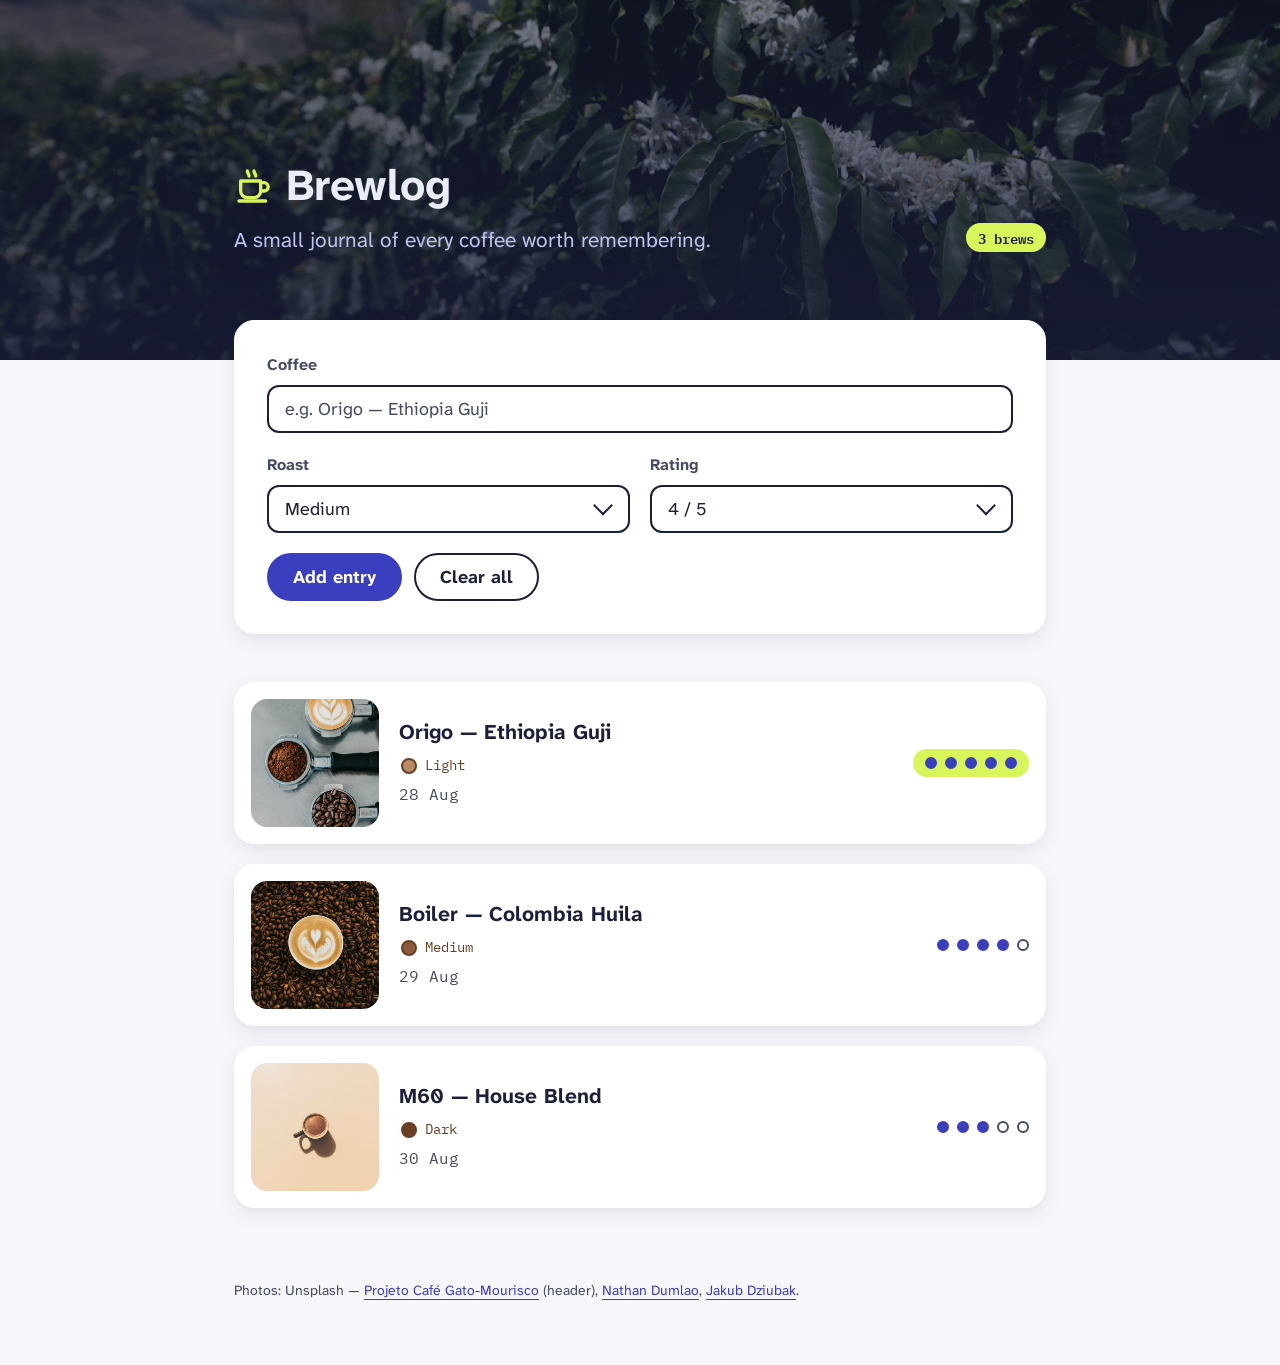
<file: product/index.html>
<!DOCTYPE html>
<html lang="en">
<head>
  <meta charset="UTF-8">
  <meta name="viewport" content="width=device-width, initial-scale=1.0">
  <title>Brewlog</title>
  <link rel="preconnect" href="https://fonts.googleapis.com">
  <link rel="stylesheet" href="https://fonts.googleapis.com/css2?family=Atkinson+Hyperlegible+Next:wght@400;500;600;700&family=IBM+Plex+Mono:wght@400;600&display=swap">
  <link rel="stylesheet" href="design-system/tokens.css">
  <link rel="stylesheet" href="design-system/component-tokens.css">
  <link rel="stylesheet" href="design-system/components.css">
  <link rel="stylesheet" href="app.css">
</head>
<body>
  <header class="page-header">
    <img class="page-header__photo" src="img/hero.jpg" alt="" width="1600" height="1067" fetchpriority="high">
    <div class="wrap">
      <div>
        <h1><svg class="logo" viewBox="0 0 24 24" aria-hidden="true"><path d="M4 9h12v6a4 4 0 0 1-4 4H8a4 4 0 0 1-4-4V9z"/><path d="M16 10h2a2.5 2.5 0 0 1 0 5h-2"/><path d="M8 3c0 1.5 1 1.5 1 3M12 3c0 1.5 1 1.5 1 3"/><path d="M3 21h16"/></svg>Brewlog</h1>
        <p class="subtitle">A small journal of every coffee worth remembering.</p>
      </div>
      <span class="badge badge-accent" id="brew-count">3 brews</span>
    </div>
  </header>

  <main class="wrap page-main">
    <form class="card entry-form" id="entry-form" novalidate>
      <div class="field">
        <label class="field-label" for="f-name">Coffee</label>
        <input class="input" id="f-name" type="text" placeholder="e.g. Origo — Ethiopia Guji" required>
      </div>
      <div class="entry-form__row">
        <div class="field">
          <label class="field-label" for="f-roast">Roast</label>
          <span class="select-wrap">
            <select class="select" id="f-roast">
              <option value="light">Light</option>
              <option value="medium" selected>Medium</option>
              <option value="dark">Dark</option>
            </select>
          </span>
        </div>
        <div class="field">
          <label class="field-label" for="f-rating">Rating</label>
          <span class="select-wrap">
            <select class="select" id="f-rating">
              <option value="5">5 / 5</option>
              <option value="4" selected>4 / 5</option>
              <option value="3">3 / 5</option>
              <option value="2">2 / 5</option>
              <option value="1">1 / 5</option>
            </select>
          </span>
        </div>
      </div>
      <div class="entry-form__actions">
        <button class="btn btn-primary" type="submit">Add entry</button>
        <button class="btn btn-secondary" type="button" id="clear-all">Clear all</button>
      </div>
    </form>

    <div class="alert alert-warning" role="status" id="confirm-clear" hidden>
      <div class="alert__content">
        Are you sure you want to clear your list?
        <div class="alert__actions">
          <button class="btn btn-secondary btn-sm" type="button" id="confirm-clear-yes">Clear</button>
          <button class="btn btn-ghost btn-sm" type="button" id="confirm-clear-no">Cancel</button>
        </div>
      </div>
    </div>

    <ul class="entry-list" id="entry-list"></ul>

    <div class="alert alert-info" role="status" id="list-empty" hidden>
      <div class="alert__content">No brews yet. Your next great coffee goes here.</div>
    </div>
  </main>

  <footer class="wrap page-footer">
    <p>Photos: Unsplash — <a href="https://unsplash.com/@projetocafegatomourisco">Projeto Café Gato-Mourisco</a> (header), <a href="https://unsplash.com/@nate_dumlao">Nathan Dumlao</a>, <a href="https://unsplash.com/@jckbck">Jakub Dziubak</a>.</p>
  </footer>

  <script src="app.js"></script>
</body>
</html>
</file>
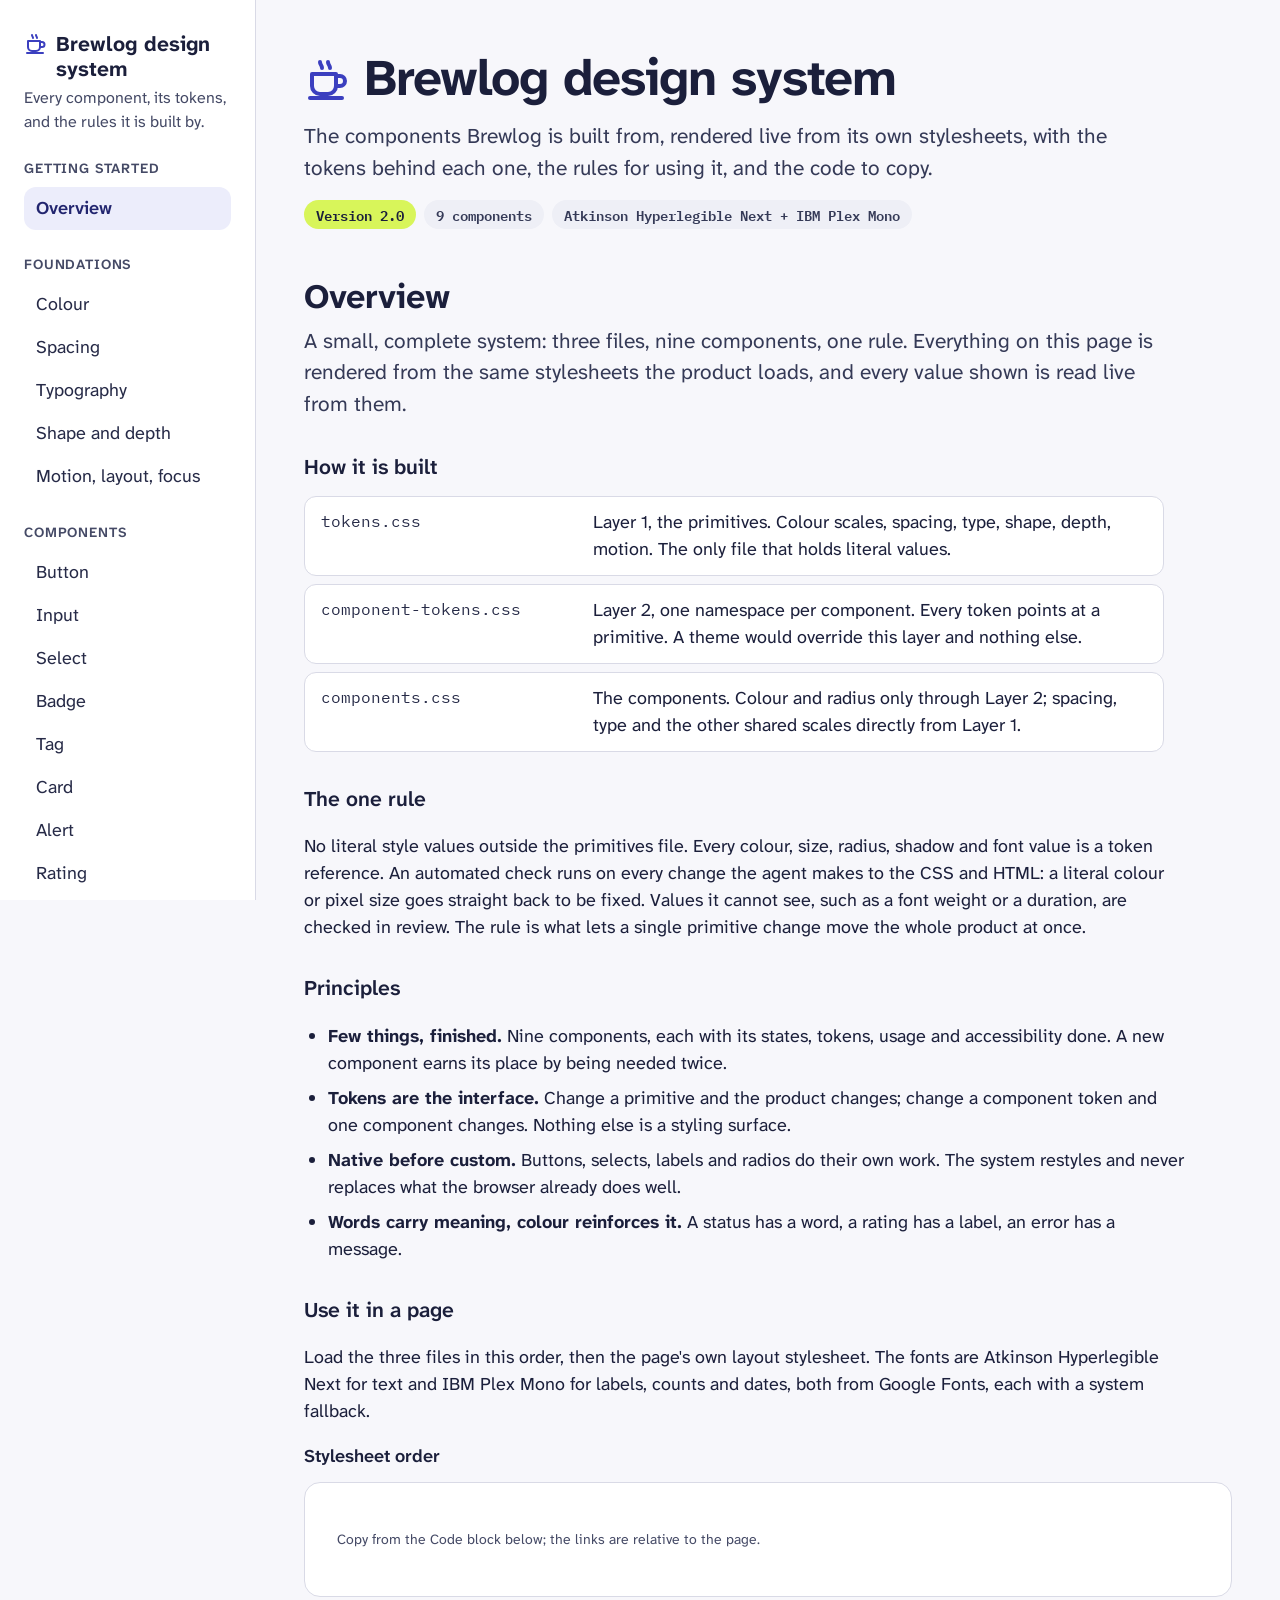
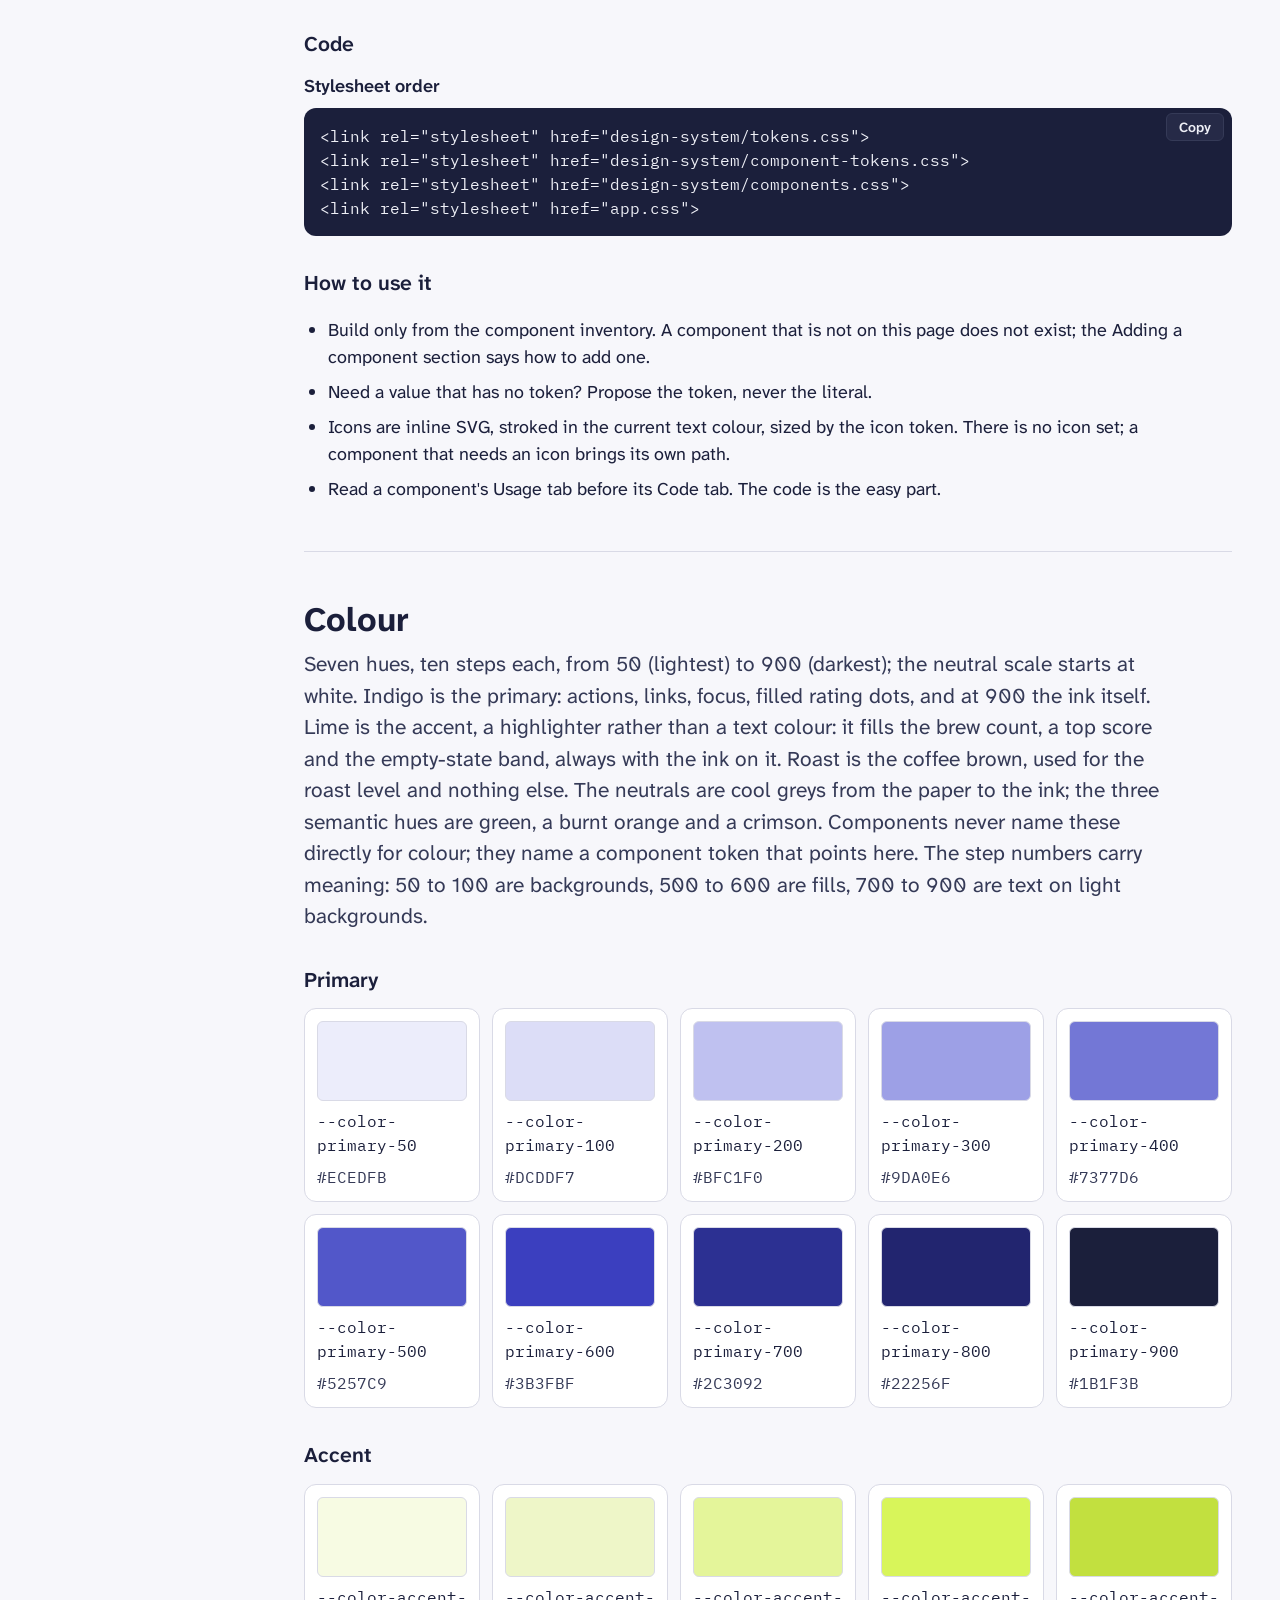
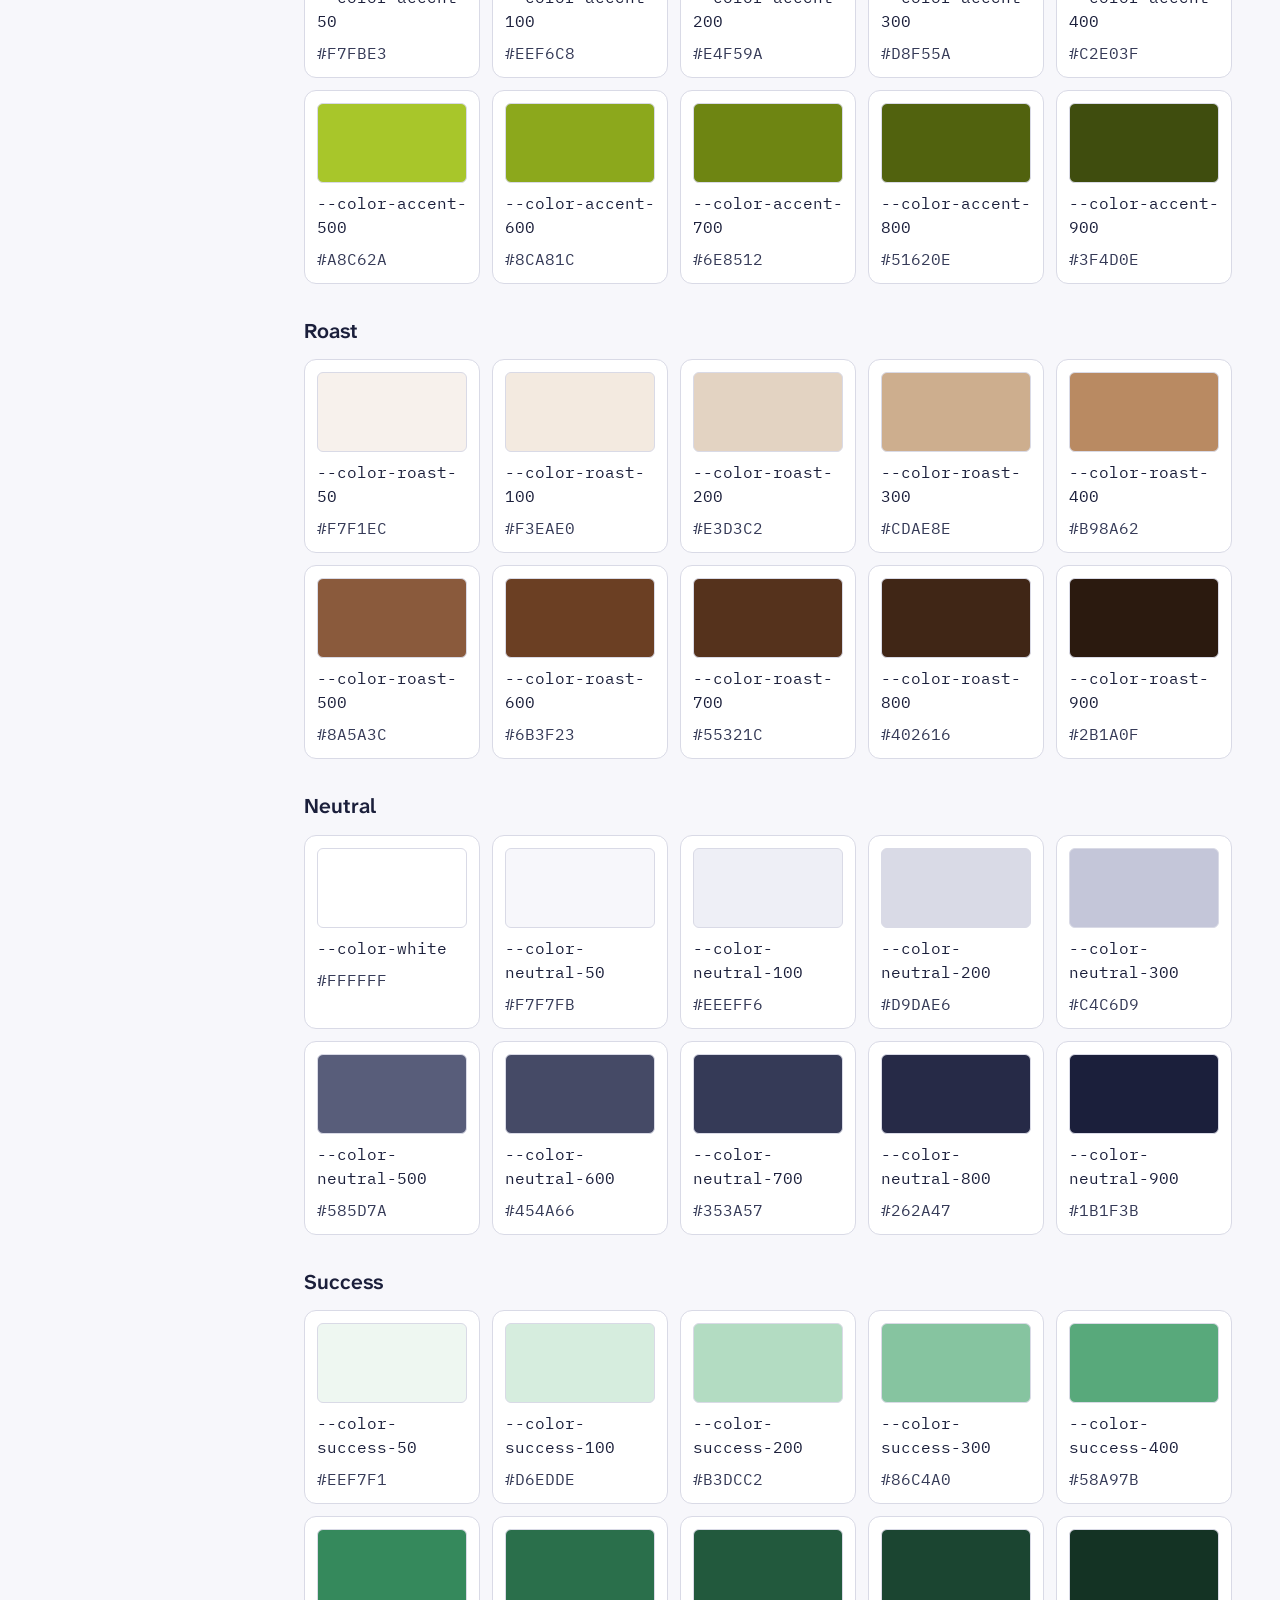
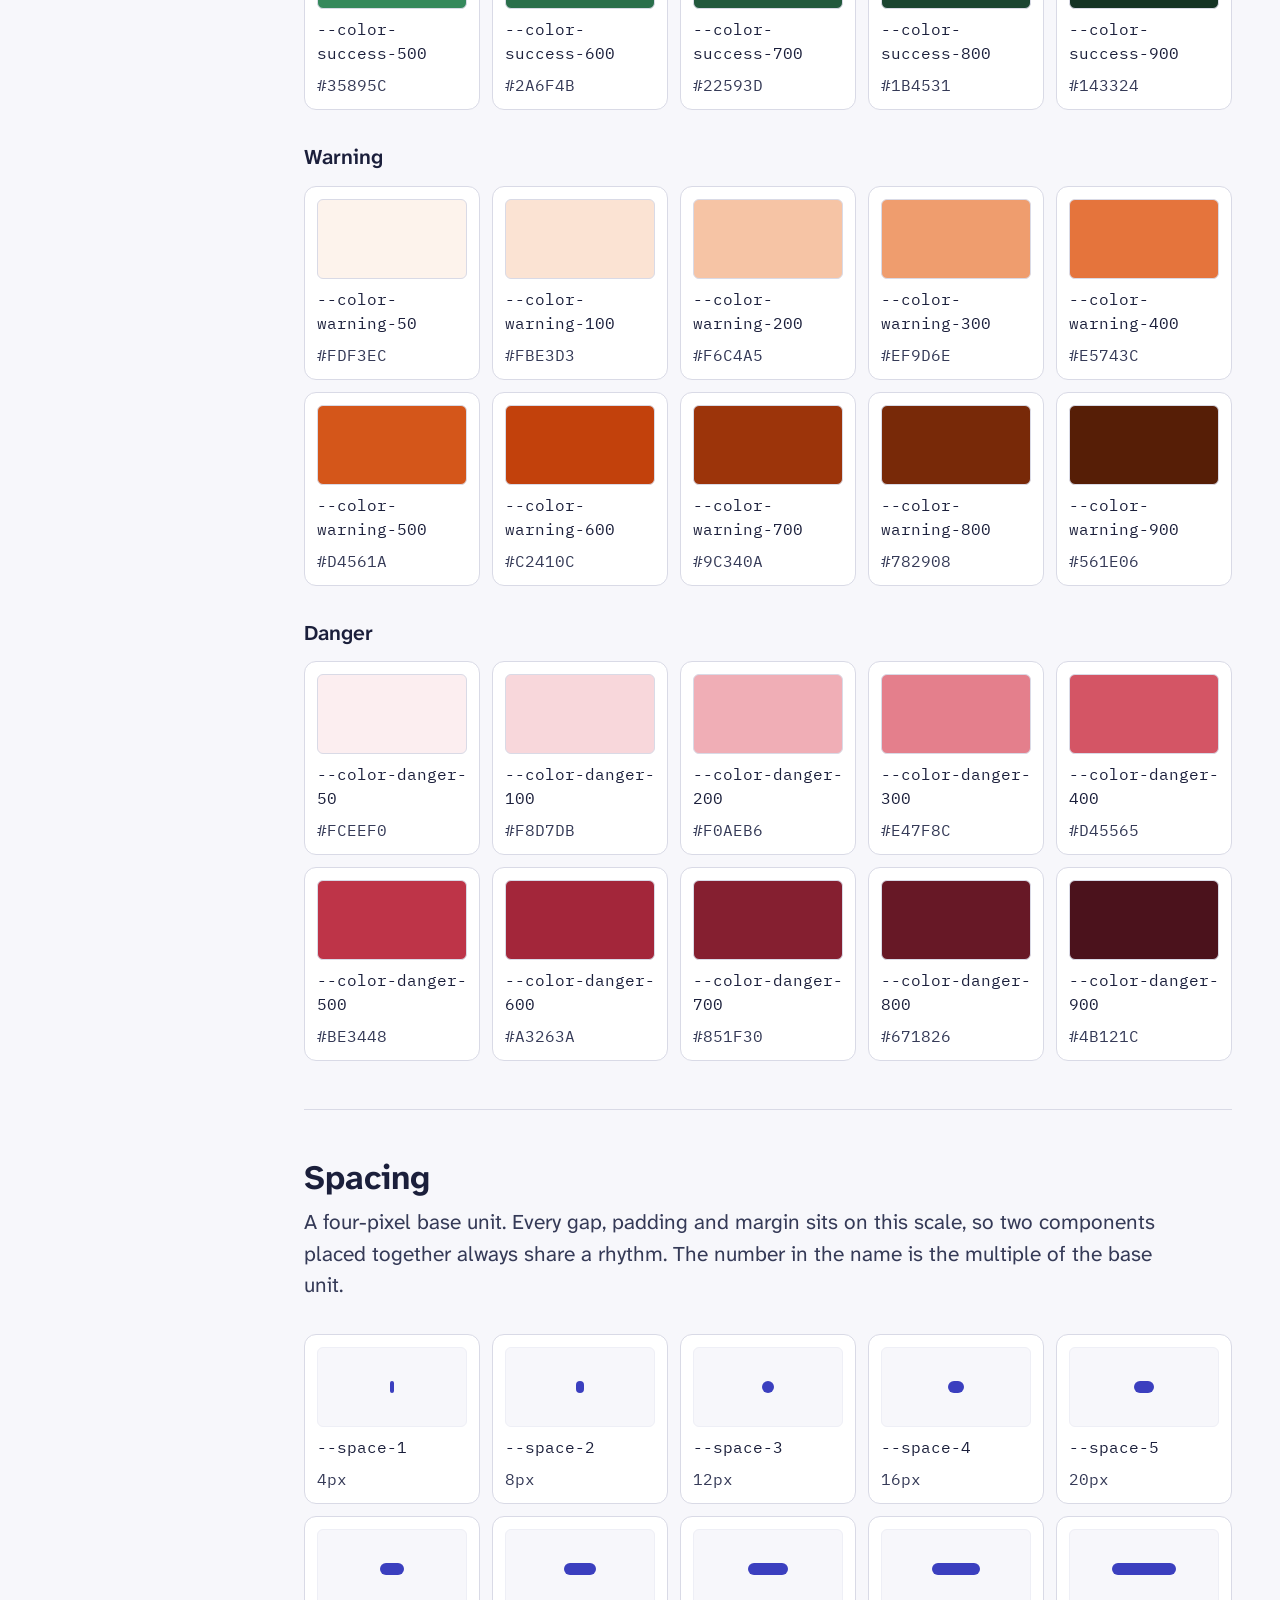
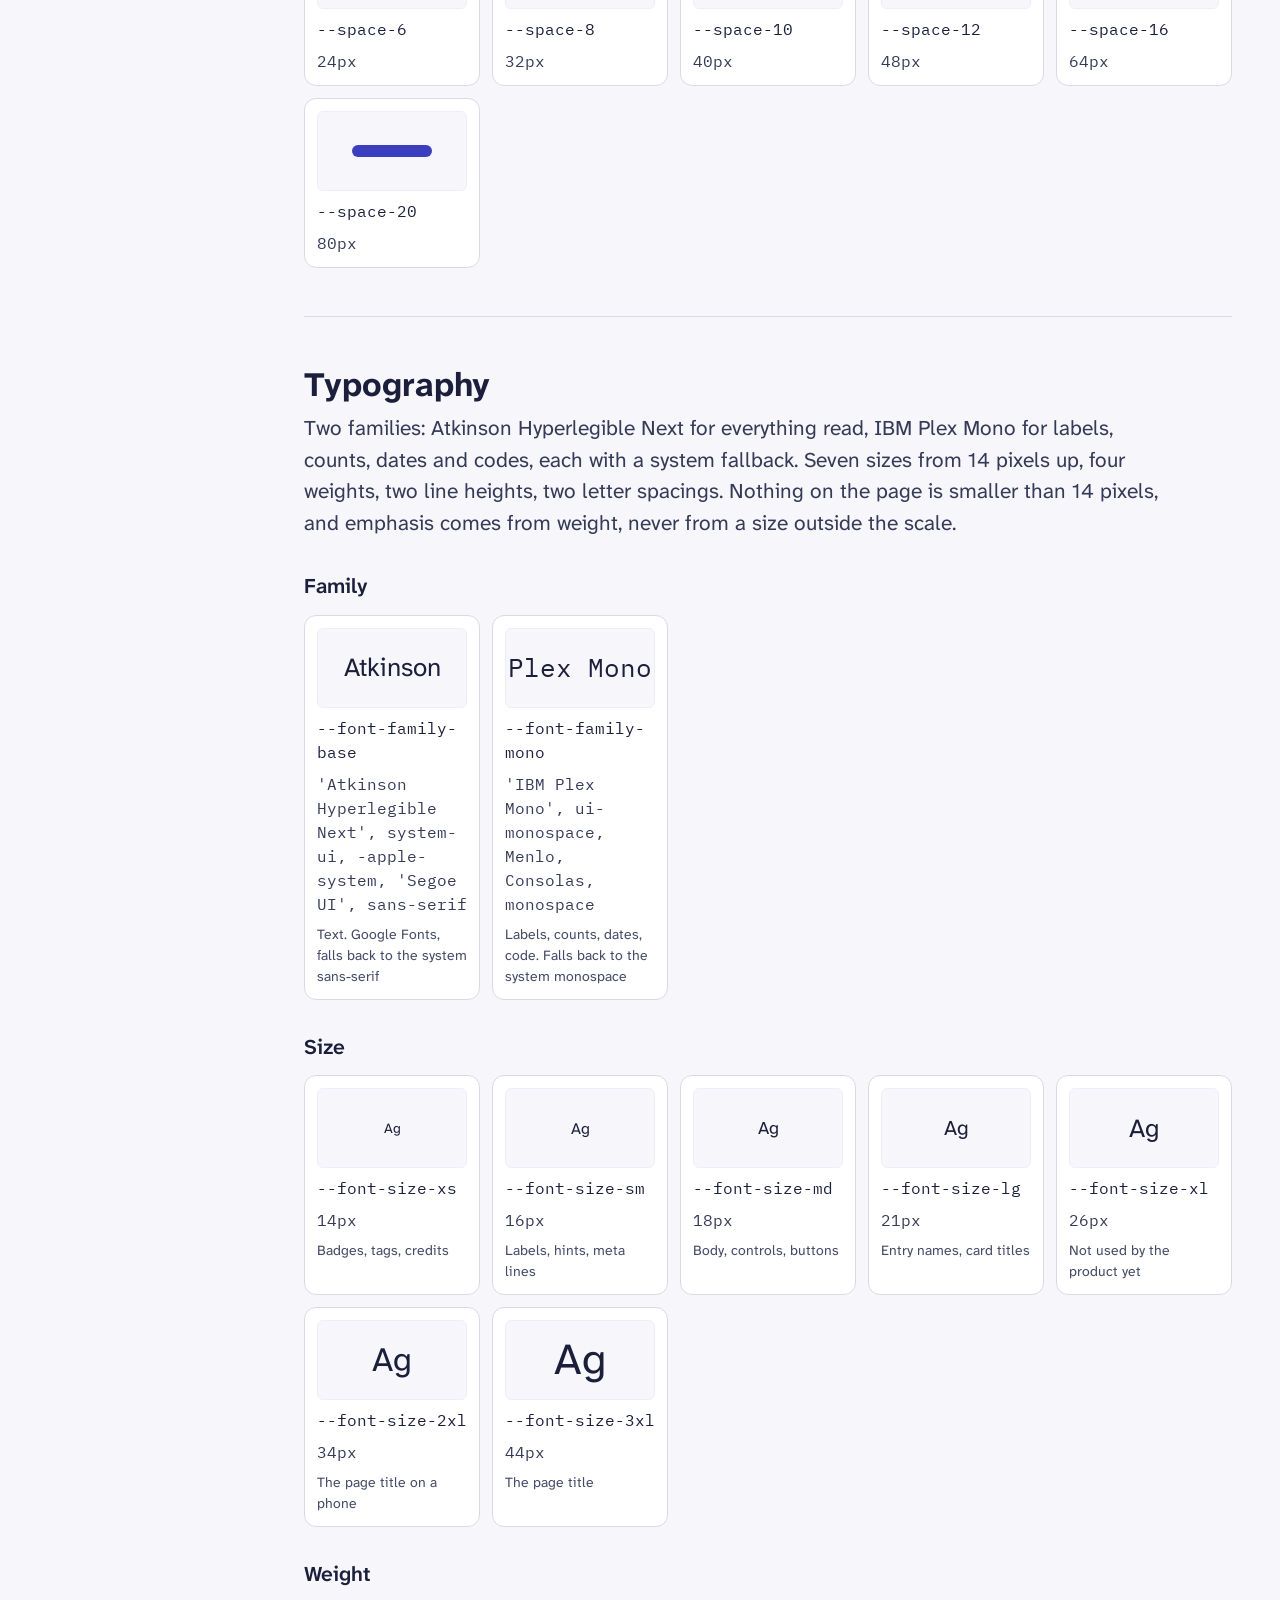
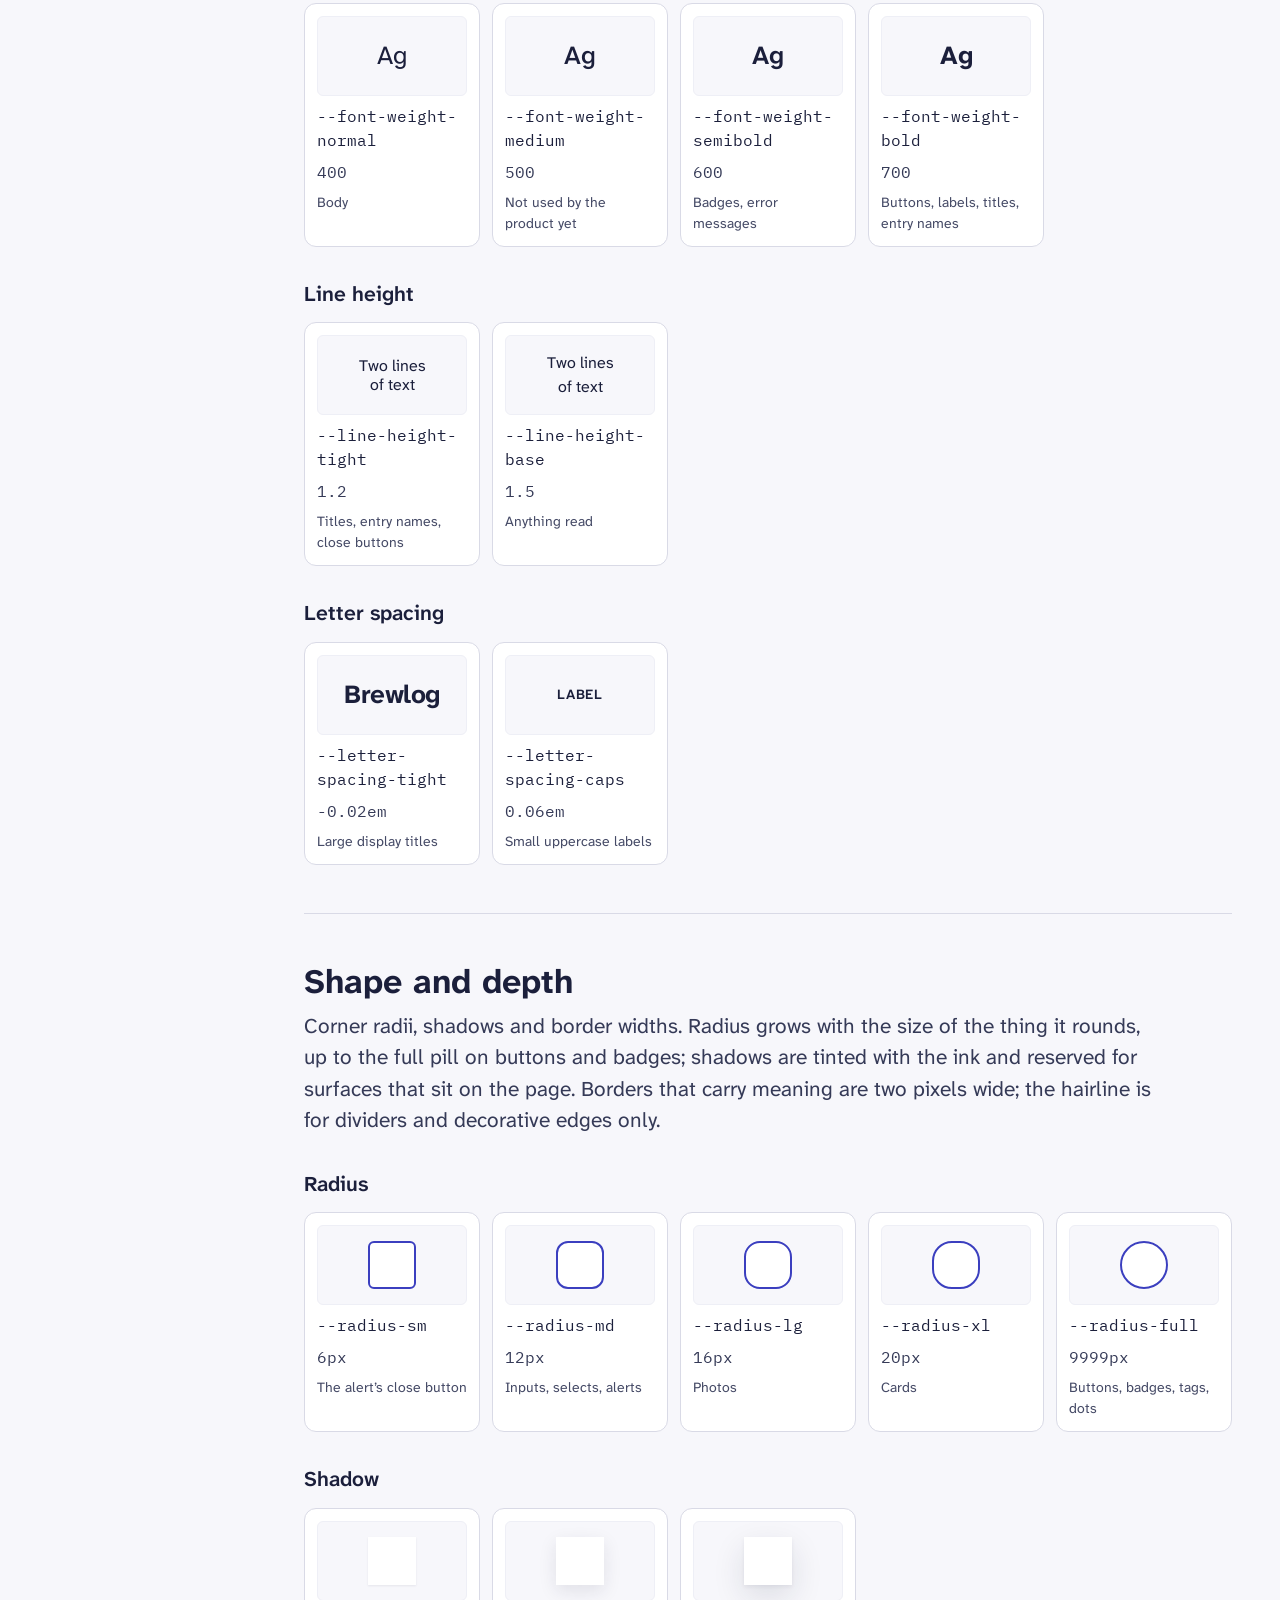
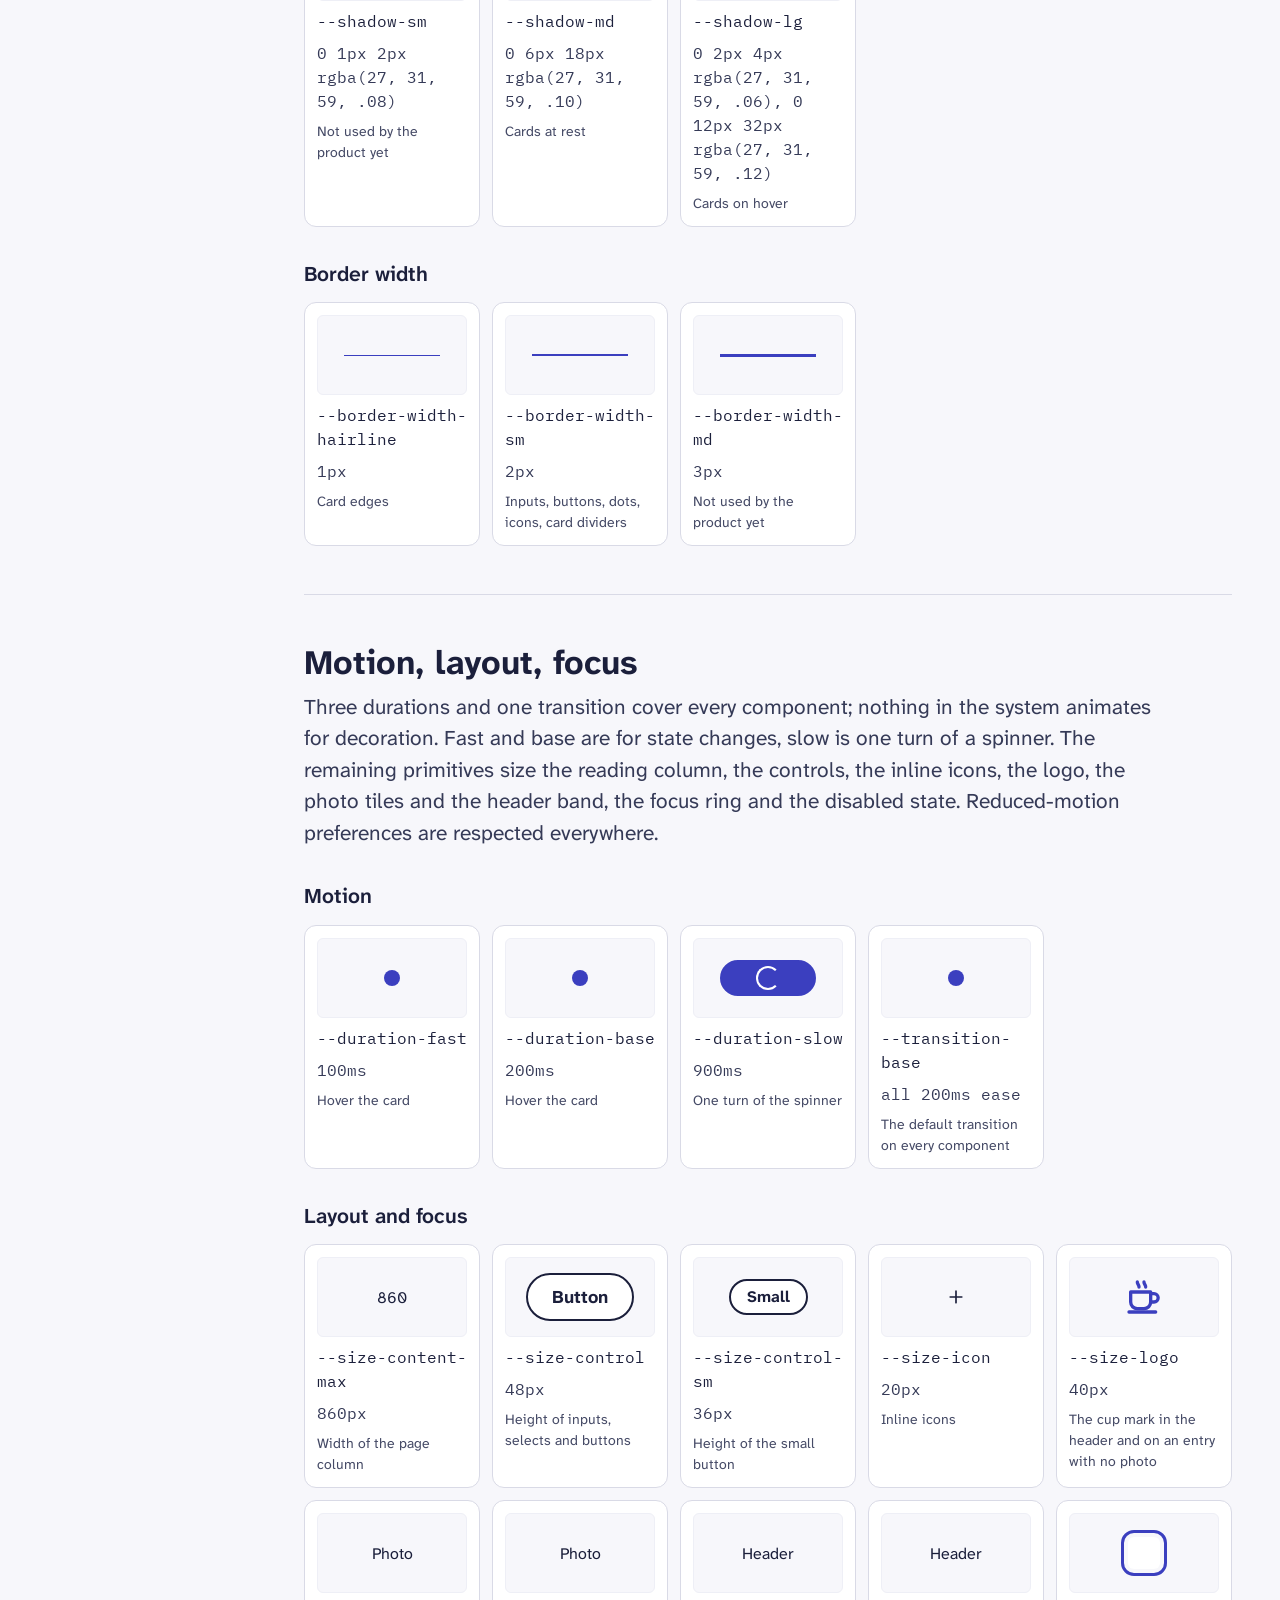
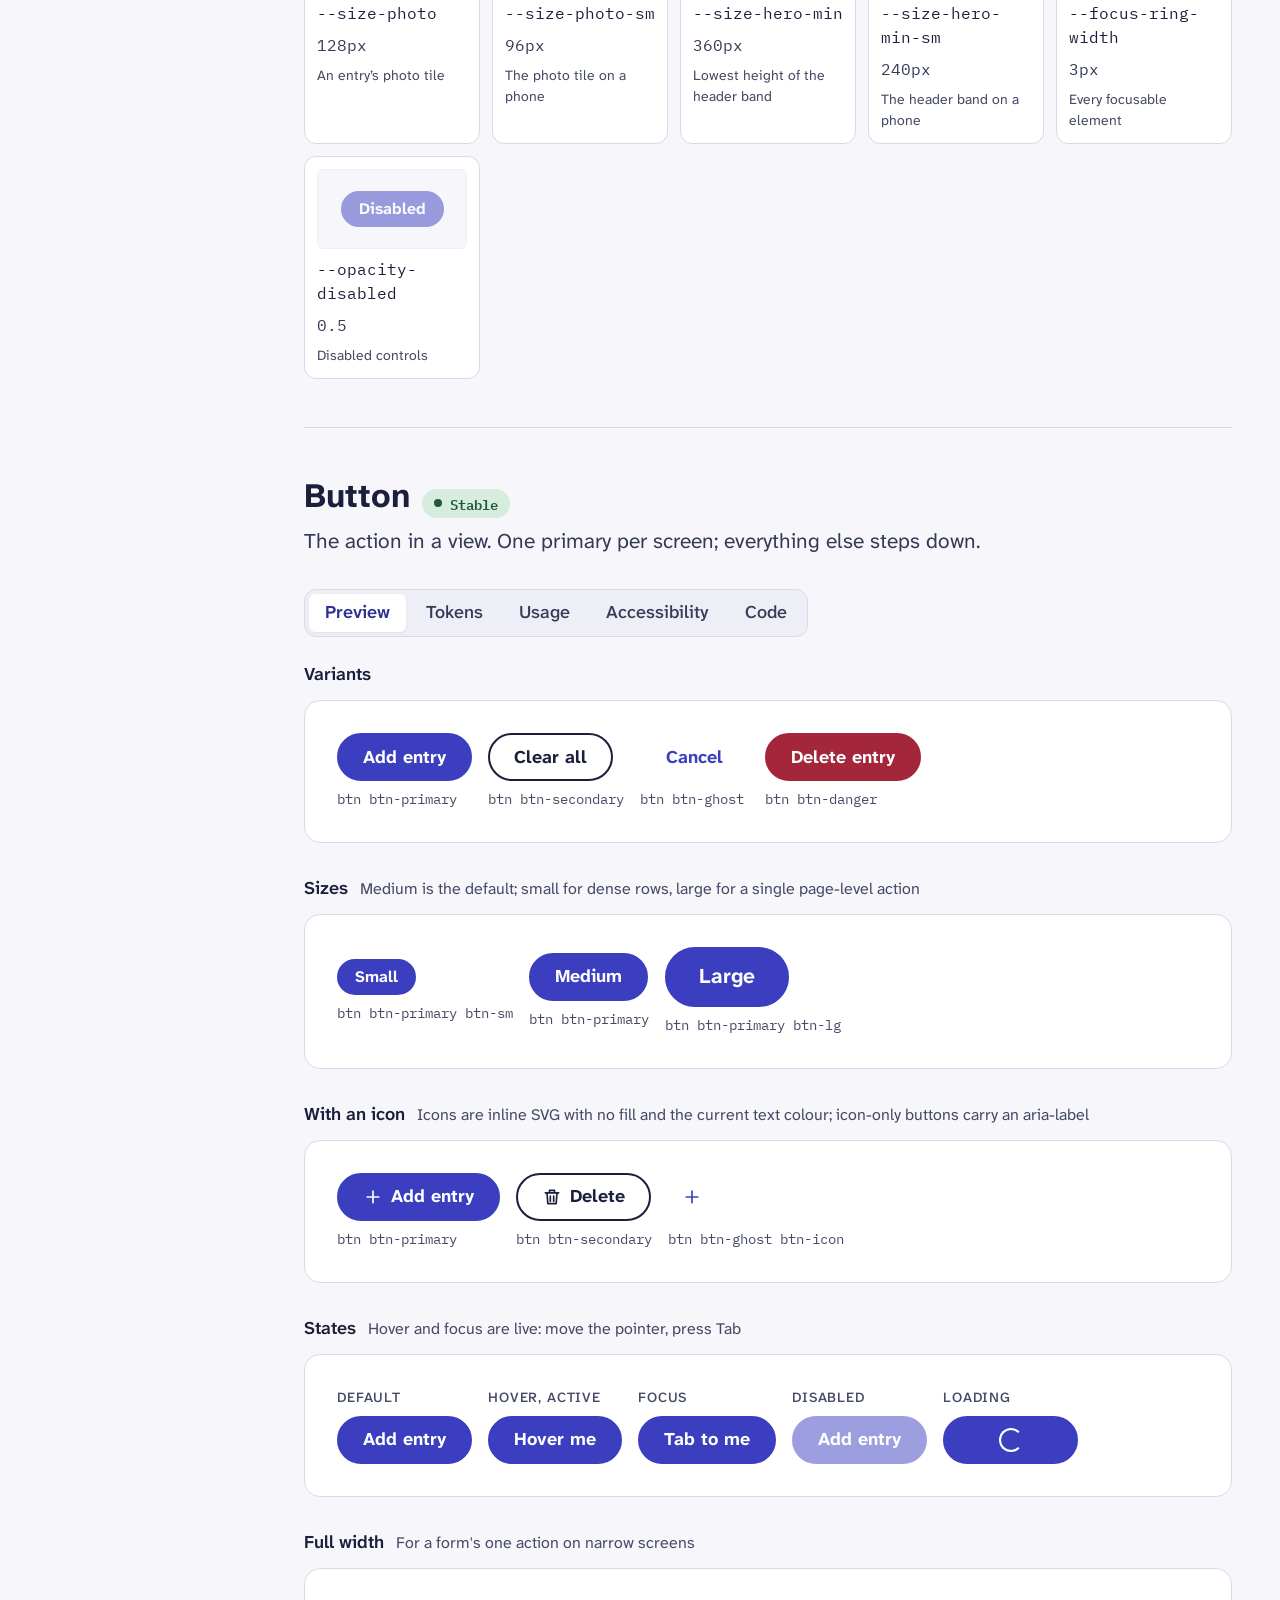
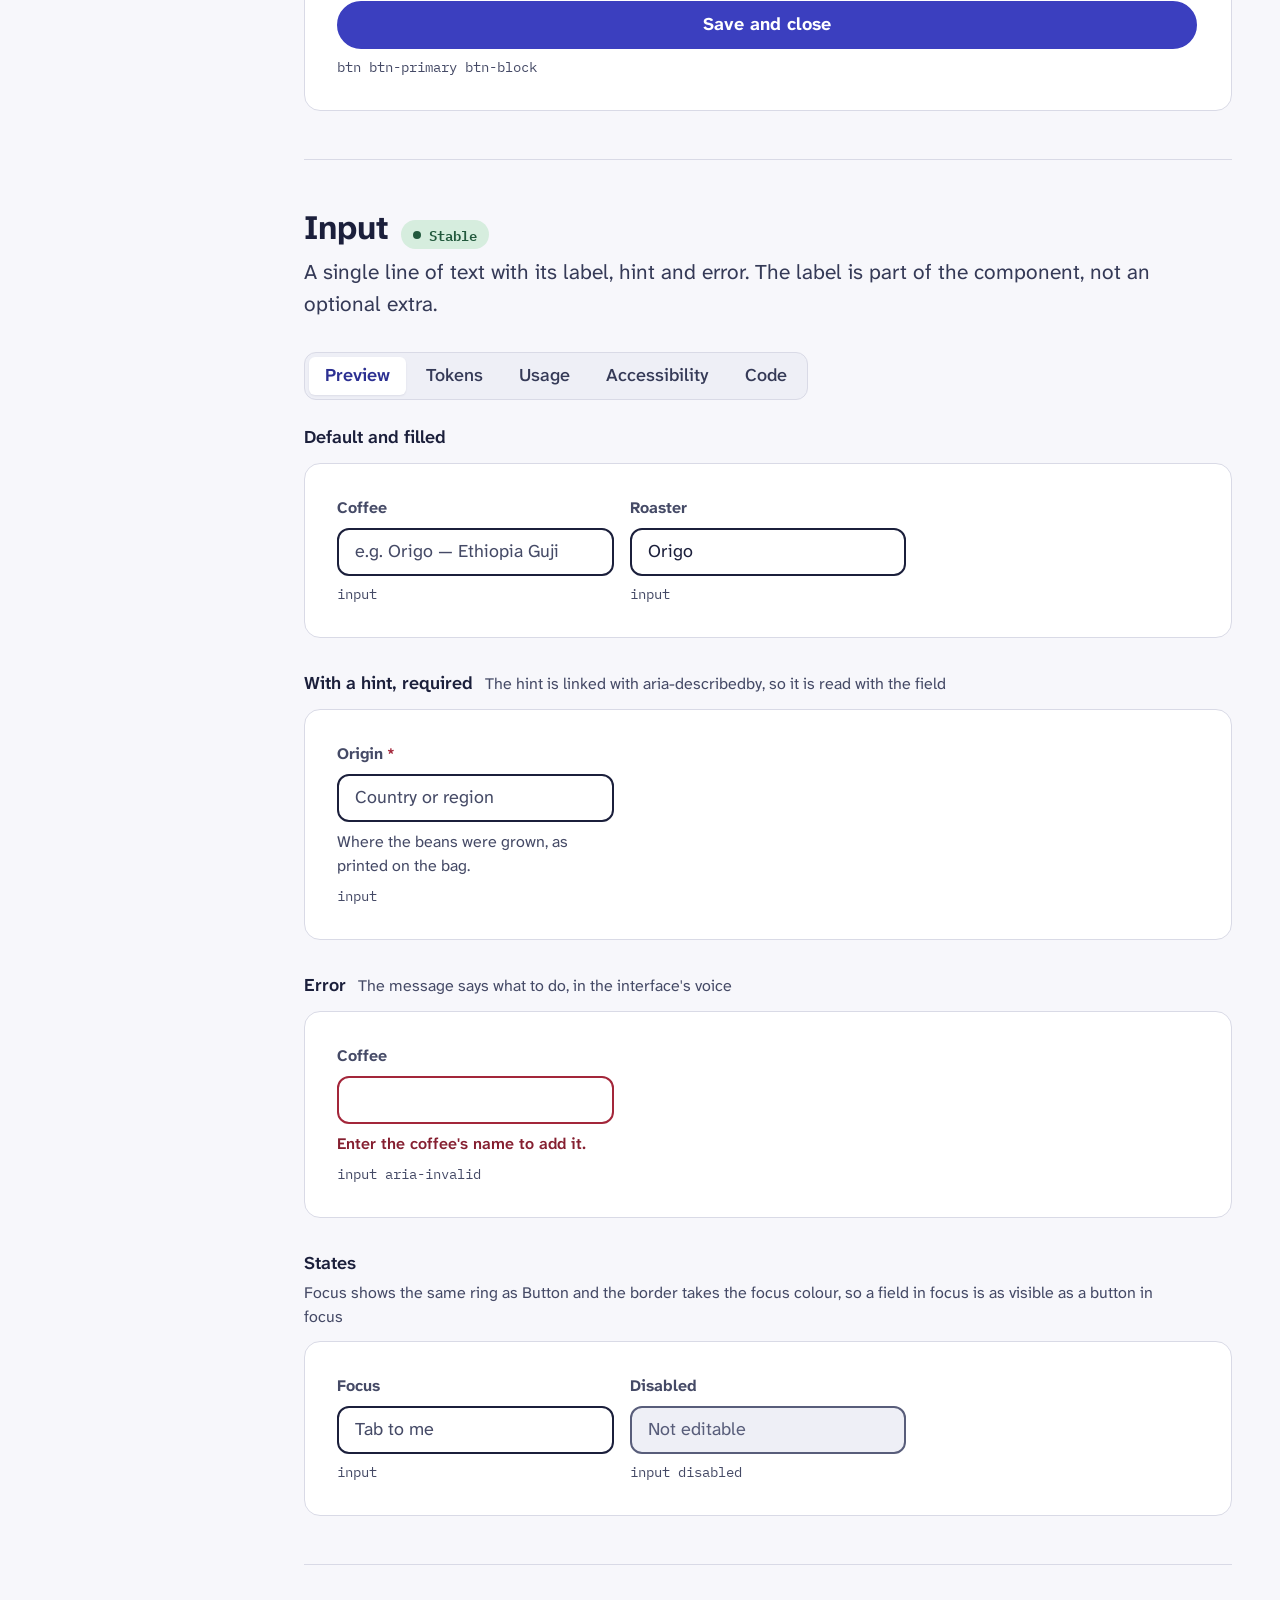
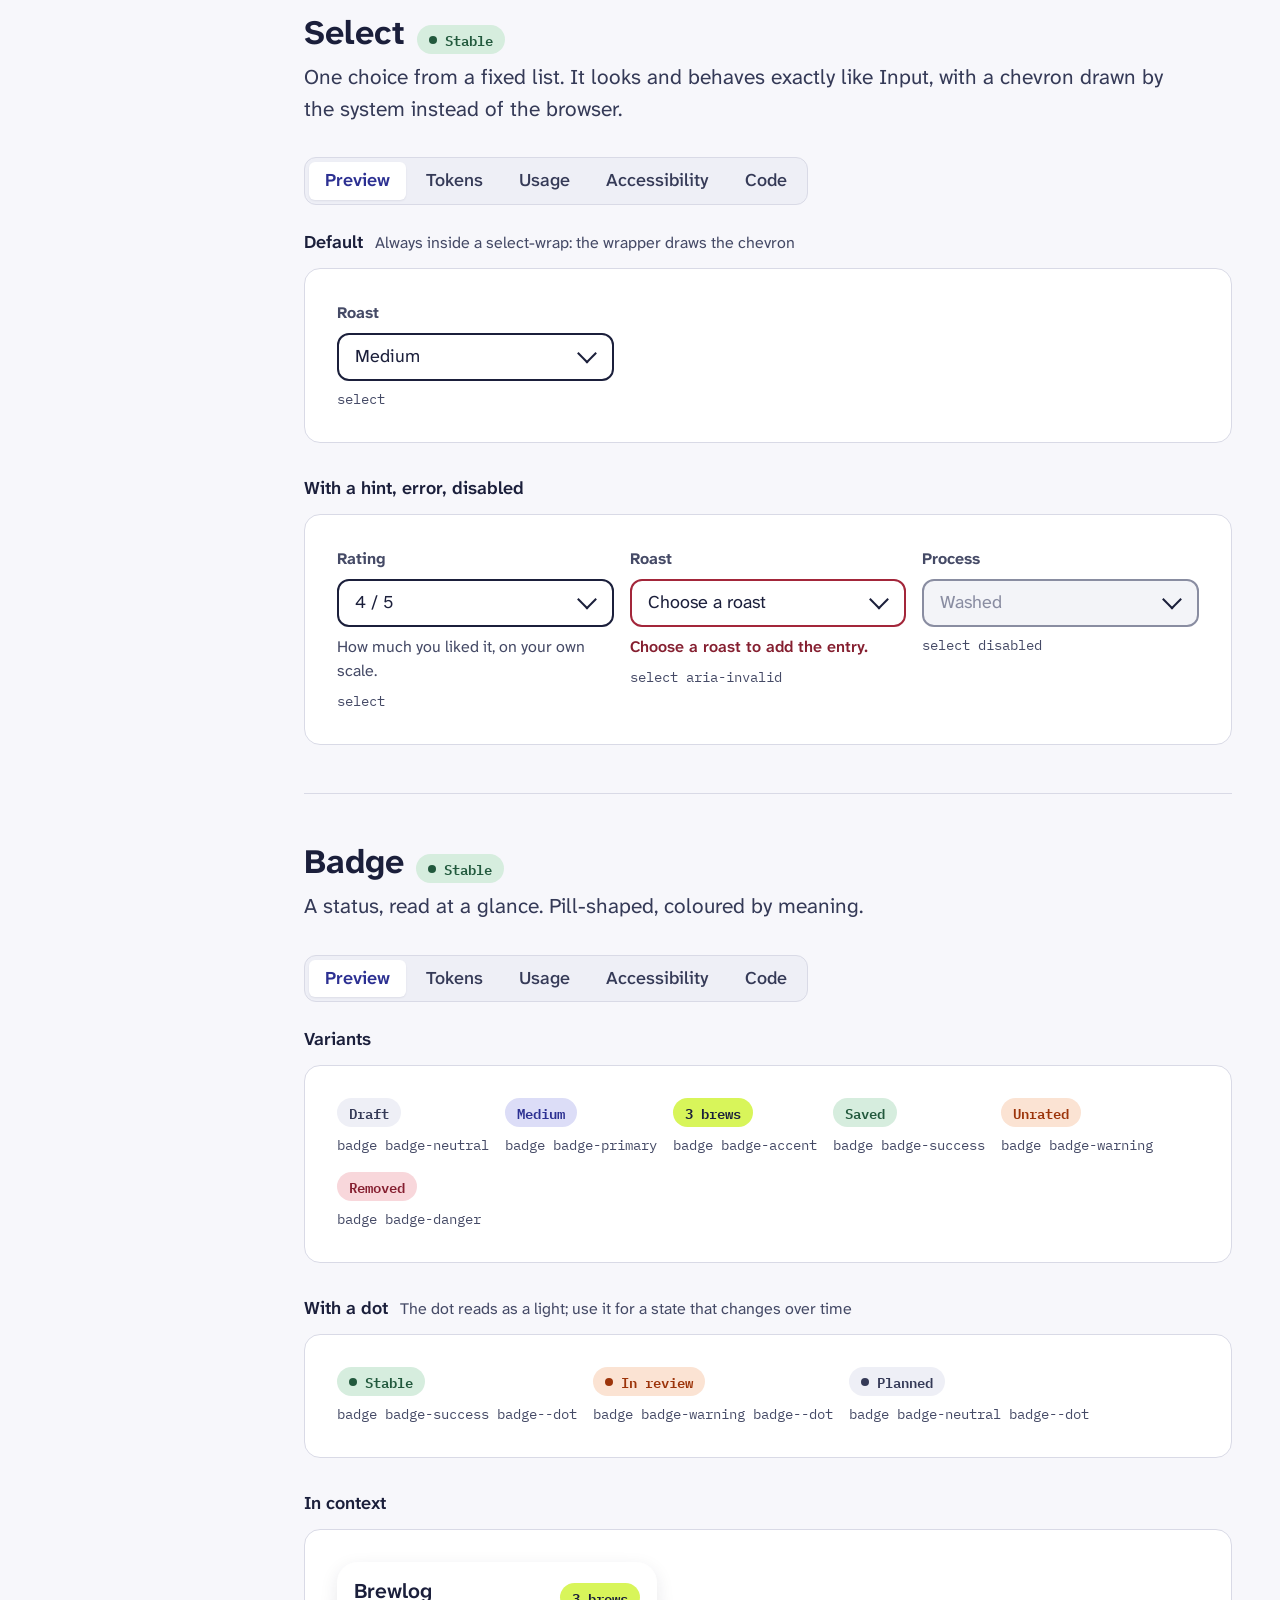
<file: product/design-system/viewer/index.html>
<!DOCTYPE html>
<html lang="en">
<head>
  <meta charset="UTF-8">
  <meta name="viewport" content="width=device-width, initial-scale=1.0">
  <title>Brewlog design system</title>
  <link rel="preconnect" href="https://fonts.googleapis.com">
  <link rel="stylesheet" href="https://fonts.googleapis.com/css2?family=Atkinson+Hyperlegible+Next:wght@400;500;600;700&family=IBM+Plex+Mono:wght@400;600&display=swap">
  <link rel="stylesheet" href="../tokens.css">
  <link rel="stylesheet" href="../component-tokens.css">
  <link rel="stylesheet" href="../components.css">
  <link rel="stylesheet" href="../../app.css">
  <link rel="stylesheet" href="viewer.css">
</head>
<body>
<div class="v-shell">

  <nav class="v-nav" aria-label="Design system sections">
    <p class="v-nav__brand"><svg class="v-logo" viewBox="0 0 24 24" aria-hidden="true"><path d="M4 9h12v6a4 4 0 0 1-4 4H8a4 4 0 0 1-4-4V9z"/><path d="M16 10h2a2.5 2.5 0 0 1 0 5h-2"/><path d="M8 3c0 1.5 1 1.5 1 3M12 3c0 1.5 1 1.5 1 3"/><path d="M3 21h16"/></svg>Brewlog design system</p>
    <p class="v-nav__sub">Every component, its tokens, and the rules it is built by.</p>
    <p class="v-nav__group">Getting started</p>
    <ul><li><a href="#overview">Overview</a></li></ul>
    <p class="v-nav__group">Foundations</p>
    <ul>
      <li><a href="#colour">Colour</a></li>
      <li><a href="#spacing">Spacing</a></li>
      <li><a href="#typography">Typography</a></li>
      <li><a href="#shape">Shape and depth</a></li>
      <li><a href="#motion">Motion, layout, focus</a></li>
    </ul>
    <p class="v-nav__group">Components</p>
    <ul>
      <li><a href="#button">Button</a></li>
      <li><a href="#input">Input</a></li>
      <li><a href="#select">Select</a></li>
      <li><a href="#badge">Badge</a></li>
      <li><a href="#tag">Tag</a></li>
      <li><a href="#card">Card</a></li>
      <li><a href="#alert">Alert</a></li>
      <li><a href="#rating">Rating</a></li>
      <li><a href="#segmented" class="is-pending">Segmented control</a></li>
    </ul>
    <p class="v-nav__group">Guidance</p>
    <ul>
      <li><a href="#patterns">Patterns</a></li>
      <li><a href="#accessibility">Accessibility</a></li>
      <li><a href="#changelog">Changelog</a></li>
      <li><a href="#adding">Adding a component</a></li>
    </ul>
  </nav>
  <main class="v-main">

    <header class="v-head">
      <h1><svg class="v-logo" viewBox="0 0 24 24" aria-hidden="true"><path d="M4 9h12v6a4 4 0 0 1-4 4H8a4 4 0 0 1-4-4V9z"/><path d="M16 10h2a2.5 2.5 0 0 1 0 5h-2"/><path d="M8 3c0 1.5 1 1.5 1 3M12 3c0 1.5 1 1.5 1 3"/><path d="M3 21h16"/></svg>Brewlog design system</h1>
      <p>The components Brewlog is built from, rendered live from its own stylesheets, with the tokens behind each one, the rules for using it, and the code to copy.</p>
      <div class="v-head__meta"><span class="badge badge-accent">Version 2.0</span><span class="badge badge-neutral">9 components</span><span class="badge badge-neutral">Atkinson Hyperlegible Next + IBM Plex Mono</span></div>
    </header>

<section class="v-section" id="overview">
  <div class="v-section__head"><h2>Overview</h2></div>
  <p class="v-lede">A small, complete system: three files, nine components, one rule. Everything on this page is rendered from the same stylesheets the product loads, and every value shown is read live from them.</p>
  <h3>How it is built</h3>
  <div class="v-files">
    <div class="v-files__row"><code>tokens.css</code><span>Layer 1, the primitives. Colour scales, spacing, type, shape, depth, motion. The only file that holds literal values.</span></div>
    <div class="v-files__row"><code>component-tokens.css</code><span>Layer 2, one namespace per component. Every token points at a primitive. A theme would override this layer and nothing else.</span></div>
    <div class="v-files__row"><code>components.css</code><span>The components. Colour and radius only through Layer 2; spacing, type and the other shared scales directly from Layer 1.</span></div>
  </div>
  <h3>The one rule</h3>
  <p>No literal style values outside the primitives file. Every colour, size, radius, shadow and font value is a token reference. An automated check runs on every change the agent makes to the CSS and HTML: a literal colour or pixel size goes straight back to be fixed. Values it cannot see, such as a font weight or a duration, are checked in review. The rule is what lets a single primitive change move the whole product at once.</p>
  <h3>Principles</h3>
  <ul>
    <li><b>Few things, finished.</b> Nine components, each with its states, tokens, usage and accessibility done. A new component earns its place by being needed twice.</li>
    <li><b>Tokens are the interface.</b> Change a primitive and the product changes; change a component token and one component changes. Nothing else is a styling surface.</li>
    <li><b>Native before custom.</b> Buttons, selects, labels and radios do their own work. The system restyles and never replaces what the browser already does well.</li>
    <li><b>Words carry meaning, colour reinforces it.</b> A status has a word, a rating has a label, an error has a message.</li>
  </ul>
  <h3>Use it in a page</h3>
  <p>Load the three files in this order, then the page's own layout stylesheet. The fonts are Atkinson Hyperlegible Next for text and IBM Plex Mono for labels, counts and dates, both from Google Fonts, each with a system fallback.</p>
  <div class="v-specimen" data-label="Stylesheet order" data-render="false"><div class="v-stage v-stage--column"><p class="v-tk__note">Copy from the Code block below; the links are relative to the page.</p></div>
    <template>
<link rel="stylesheet" href="design-system/tokens.css">
<link rel="stylesheet" href="design-system/component-tokens.css">
<link rel="stylesheet" href="design-system/components.css">
<link rel="stylesheet" href="app.css">
    </template>
  </div>
  <div class="v-panel v-panel--open" data-tab="Code"></div>
  <h3>How to use it</h3>
  <ul>
    <li>Build only from the component inventory. A component that is not on this page does not exist; the Adding a component section says how to add one.</li>
    <li>Need a value that has no token? Propose the token, never the literal.</li>
    <li>Icons are inline SVG, stroked in the current text colour, sized by the icon token. There is no icon set; a component that needs an icon brings its own path.</li>
    <li>Read a component's Usage tab before its Code tab. The code is the easy part.</li>
  </ul>
</section>

<section class="v-section" id="colour">
  <div class="v-section__head"><h2>Colour</h2></div>
  <p class="v-lede">Seven hues, ten steps each, from 50 (lightest) to 900 (darkest); the neutral scale starts at white. Indigo is the primary: actions, links, focus, filled rating dots, and at 900 the ink itself. Lime is the accent, a highlighter rather than a text colour: it fills the brew count, a top score and the empty-state band, always with the ink on it. Roast is the coffee brown, used for the roast level and nothing else. The neutrals are cool greys from the paper to the ink; the three semantic hues are green, a burnt orange and a crimson. Components never name these directly for colour; they name a component token that points here. The step numbers carry meaning: 50 to 100 are backgrounds, 500 to 600 are fills, 700 to 900 are text on light backgrounds.</p>
  <div class="v-group"><h3>Primary</h3><div class="v-grid"><div class="v-tk v-tk--color" data-token="--color-primary-50"><div class="v-tk__preview v-tk__preview--chip" data-fill="--color-primary-50"></div><div class="v-tk__name"></div><div class="v-tk__value"></div></div><div class="v-tk v-tk--color" data-token="--color-primary-100"><div class="v-tk__preview v-tk__preview--chip" data-fill="--color-primary-100"></div><div class="v-tk__name"></div><div class="v-tk__value"></div></div><div class="v-tk v-tk--color" data-token="--color-primary-200"><div class="v-tk__preview v-tk__preview--chip" data-fill="--color-primary-200"></div><div class="v-tk__name"></div><div class="v-tk__value"></div></div><div class="v-tk v-tk--color" data-token="--color-primary-300"><div class="v-tk__preview v-tk__preview--chip" data-fill="--color-primary-300"></div><div class="v-tk__name"></div><div class="v-tk__value"></div></div><div class="v-tk v-tk--color" data-token="--color-primary-400"><div class="v-tk__preview v-tk__preview--chip" data-fill="--color-primary-400"></div><div class="v-tk__name"></div><div class="v-tk__value"></div></div><div class="v-tk v-tk--color" data-token="--color-primary-500"><div class="v-tk__preview v-tk__preview--chip" data-fill="--color-primary-500"></div><div class="v-tk__name"></div><div class="v-tk__value"></div></div><div class="v-tk v-tk--color" data-token="--color-primary-600"><div class="v-tk__preview v-tk__preview--chip" data-fill="--color-primary-600"></div><div class="v-tk__name"></div><div class="v-tk__value"></div></div><div class="v-tk v-tk--color" data-token="--color-primary-700"><div class="v-tk__preview v-tk__preview--chip" data-fill="--color-primary-700"></div><div class="v-tk__name"></div><div class="v-tk__value"></div></div><div class="v-tk v-tk--color" data-token="--color-primary-800"><div class="v-tk__preview v-tk__preview--chip" data-fill="--color-primary-800"></div><div class="v-tk__name"></div><div class="v-tk__value"></div></div><div class="v-tk v-tk--color" data-token="--color-primary-900"><div class="v-tk__preview v-tk__preview--chip" data-fill="--color-primary-900"></div><div class="v-tk__name"></div><div class="v-tk__value"></div></div></div></div>
  <div class="v-group"><h3>Accent</h3><div class="v-grid"><div class="v-tk v-tk--color" data-token="--color-accent-50"><div class="v-tk__preview v-tk__preview--chip" data-fill="--color-accent-50"></div><div class="v-tk__name"></div><div class="v-tk__value"></div></div><div class="v-tk v-tk--color" data-token="--color-accent-100"><div class="v-tk__preview v-tk__preview--chip" data-fill="--color-accent-100"></div><div class="v-tk__name"></div><div class="v-tk__value"></div></div><div class="v-tk v-tk--color" data-token="--color-accent-200"><div class="v-tk__preview v-tk__preview--chip" data-fill="--color-accent-200"></div><div class="v-tk__name"></div><div class="v-tk__value"></div></div><div class="v-tk v-tk--color" data-token="--color-accent-300"><div class="v-tk__preview v-tk__preview--chip" data-fill="--color-accent-300"></div><div class="v-tk__name"></div><div class="v-tk__value"></div></div><div class="v-tk v-tk--color" data-token="--color-accent-400"><div class="v-tk__preview v-tk__preview--chip" data-fill="--color-accent-400"></div><div class="v-tk__name"></div><div class="v-tk__value"></div></div><div class="v-tk v-tk--color" data-token="--color-accent-500"><div class="v-tk__preview v-tk__preview--chip" data-fill="--color-accent-500"></div><div class="v-tk__name"></div><div class="v-tk__value"></div></div><div class="v-tk v-tk--color" data-token="--color-accent-600"><div class="v-tk__preview v-tk__preview--chip" data-fill="--color-accent-600"></div><div class="v-tk__name"></div><div class="v-tk__value"></div></div><div class="v-tk v-tk--color" data-token="--color-accent-700"><div class="v-tk__preview v-tk__preview--chip" data-fill="--color-accent-700"></div><div class="v-tk__name"></div><div class="v-tk__value"></div></div><div class="v-tk v-tk--color" data-token="--color-accent-800"><div class="v-tk__preview v-tk__preview--chip" data-fill="--color-accent-800"></div><div class="v-tk__name"></div><div class="v-tk__value"></div></div><div class="v-tk v-tk--color" data-token="--color-accent-900"><div class="v-tk__preview v-tk__preview--chip" data-fill="--color-accent-900"></div><div class="v-tk__name"></div><div class="v-tk__value"></div></div></div></div>
  <div class="v-group"><h3>Roast</h3><div class="v-grid"><div class="v-tk v-tk--color" data-token="--color-roast-50"><div class="v-tk__preview v-tk__preview--chip" data-fill="--color-roast-50"></div><div class="v-tk__name"></div><div class="v-tk__value"></div></div><div class="v-tk v-tk--color" data-token="--color-roast-100"><div class="v-tk__preview v-tk__preview--chip" data-fill="--color-roast-100"></div><div class="v-tk__name"></div><div class="v-tk__value"></div></div><div class="v-tk v-tk--color" data-token="--color-roast-200"><div class="v-tk__preview v-tk__preview--chip" data-fill="--color-roast-200"></div><div class="v-tk__name"></div><div class="v-tk__value"></div></div><div class="v-tk v-tk--color" data-token="--color-roast-300"><div class="v-tk__preview v-tk__preview--chip" data-fill="--color-roast-300"></div><div class="v-tk__name"></div><div class="v-tk__value"></div></div><div class="v-tk v-tk--color" data-token="--color-roast-400"><div class="v-tk__preview v-tk__preview--chip" data-fill="--color-roast-400"></div><div class="v-tk__name"></div><div class="v-tk__value"></div></div><div class="v-tk v-tk--color" data-token="--color-roast-500"><div class="v-tk__preview v-tk__preview--chip" data-fill="--color-roast-500"></div><div class="v-tk__name"></div><div class="v-tk__value"></div></div><div class="v-tk v-tk--color" data-token="--color-roast-600"><div class="v-tk__preview v-tk__preview--chip" data-fill="--color-roast-600"></div><div class="v-tk__name"></div><div class="v-tk__value"></div></div><div class="v-tk v-tk--color" data-token="--color-roast-700"><div class="v-tk__preview v-tk__preview--chip" data-fill="--color-roast-700"></div><div class="v-tk__name"></div><div class="v-tk__value"></div></div><div class="v-tk v-tk--color" data-token="--color-roast-800"><div class="v-tk__preview v-tk__preview--chip" data-fill="--color-roast-800"></div><div class="v-tk__name"></div><div class="v-tk__value"></div></div><div class="v-tk v-tk--color" data-token="--color-roast-900"><div class="v-tk__preview v-tk__preview--chip" data-fill="--color-roast-900"></div><div class="v-tk__name"></div><div class="v-tk__value"></div></div></div></div>
  <div class="v-group"><h3>Neutral</h3><div class="v-grid"><div class="v-tk v-tk--color" data-token="--color-white"><div class="v-tk__preview v-tk__preview--chip" data-fill="--color-white"></div><div class="v-tk__name"></div><div class="v-tk__value"></div></div><div class="v-tk v-tk--color" data-token="--color-neutral-50"><div class="v-tk__preview v-tk__preview--chip" data-fill="--color-neutral-50"></div><div class="v-tk__name"></div><div class="v-tk__value"></div></div><div class="v-tk v-tk--color" data-token="--color-neutral-100"><div class="v-tk__preview v-tk__preview--chip" data-fill="--color-neutral-100"></div><div class="v-tk__name"></div><div class="v-tk__value"></div></div><div class="v-tk v-tk--color" data-token="--color-neutral-200"><div class="v-tk__preview v-tk__preview--chip" data-fill="--color-neutral-200"></div><div class="v-tk__name"></div><div class="v-tk__value"></div></div><div class="v-tk v-tk--color" data-token="--color-neutral-300"><div class="v-tk__preview v-tk__preview--chip" data-fill="--color-neutral-300"></div><div class="v-tk__name"></div><div class="v-tk__value"></div></div><div class="v-tk v-tk--color" data-token="--color-neutral-500"><div class="v-tk__preview v-tk__preview--chip" data-fill="--color-neutral-500"></div><div class="v-tk__name"></div><div class="v-tk__value"></div></div><div class="v-tk v-tk--color" data-token="--color-neutral-600"><div class="v-tk__preview v-tk__preview--chip" data-fill="--color-neutral-600"></div><div class="v-tk__name"></div><div class="v-tk__value"></div></div><div class="v-tk v-tk--color" data-token="--color-neutral-700"><div class="v-tk__preview v-tk__preview--chip" data-fill="--color-neutral-700"></div><div class="v-tk__name"></div><div class="v-tk__value"></div></div><div class="v-tk v-tk--color" data-token="--color-neutral-800"><div class="v-tk__preview v-tk__preview--chip" data-fill="--color-neutral-800"></div><div class="v-tk__name"></div><div class="v-tk__value"></div></div><div class="v-tk v-tk--color" data-token="--color-neutral-900"><div class="v-tk__preview v-tk__preview--chip" data-fill="--color-neutral-900"></div><div class="v-tk__name"></div><div class="v-tk__value"></div></div></div></div>
  <div class="v-group"><h3>Success</h3><div class="v-grid"><div class="v-tk v-tk--color" data-token="--color-success-50"><div class="v-tk__preview v-tk__preview--chip" data-fill="--color-success-50"></div><div class="v-tk__name"></div><div class="v-tk__value"></div></div><div class="v-tk v-tk--color" data-token="--color-success-100"><div class="v-tk__preview v-tk__preview--chip" data-fill="--color-success-100"></div><div class="v-tk__name"></div><div class="v-tk__value"></div></div><div class="v-tk v-tk--color" data-token="--color-success-200"><div class="v-tk__preview v-tk__preview--chip" data-fill="--color-success-200"></div><div class="v-tk__name"></div><div class="v-tk__value"></div></div><div class="v-tk v-tk--color" data-token="--color-success-300"><div class="v-tk__preview v-tk__preview--chip" data-fill="--color-success-300"></div><div class="v-tk__name"></div><div class="v-tk__value"></div></div><div class="v-tk v-tk--color" data-token="--color-success-400"><div class="v-tk__preview v-tk__preview--chip" data-fill="--color-success-400"></div><div class="v-tk__name"></div><div class="v-tk__value"></div></div><div class="v-tk v-tk--color" data-token="--color-success-500"><div class="v-tk__preview v-tk__preview--chip" data-fill="--color-success-500"></div><div class="v-tk__name"></div><div class="v-tk__value"></div></div><div class="v-tk v-tk--color" data-token="--color-success-600"><div class="v-tk__preview v-tk__preview--chip" data-fill="--color-success-600"></div><div class="v-tk__name"></div><div class="v-tk__value"></div></div><div class="v-tk v-tk--color" data-token="--color-success-700"><div class="v-tk__preview v-tk__preview--chip" data-fill="--color-success-700"></div><div class="v-tk__name"></div><div class="v-tk__value"></div></div><div class="v-tk v-tk--color" data-token="--color-success-800"><div class="v-tk__preview v-tk__preview--chip" data-fill="--color-success-800"></div><div class="v-tk__name"></div><div class="v-tk__value"></div></div><div class="v-tk v-tk--color" data-token="--color-success-900"><div class="v-tk__preview v-tk__preview--chip" data-fill="--color-success-900"></div><div class="v-tk__name"></div><div class="v-tk__value"></div></div></div></div>
  <div class="v-group"><h3>Warning</h3><div class="v-grid"><div class="v-tk v-tk--color" data-token="--color-warning-50"><div class="v-tk__preview v-tk__preview--chip" data-fill="--color-warning-50"></div><div class="v-tk__name"></div><div class="v-tk__value"></div></div><div class="v-tk v-tk--color" data-token="--color-warning-100"><div class="v-tk__preview v-tk__preview--chip" data-fill="--color-warning-100"></div><div class="v-tk__name"></div><div class="v-tk__value"></div></div><div class="v-tk v-tk--color" data-token="--color-warning-200"><div class="v-tk__preview v-tk__preview--chip" data-fill="--color-warning-200"></div><div class="v-tk__name"></div><div class="v-tk__value"></div></div><div class="v-tk v-tk--color" data-token="--color-warning-300"><div class="v-tk__preview v-tk__preview--chip" data-fill="--color-warning-300"></div><div class="v-tk__name"></div><div class="v-tk__value"></div></div><div class="v-tk v-tk--color" data-token="--color-warning-400"><div class="v-tk__preview v-tk__preview--chip" data-fill="--color-warning-400"></div><div class="v-tk__name"></div><div class="v-tk__value"></div></div><div class="v-tk v-tk--color" data-token="--color-warning-500"><div class="v-tk__preview v-tk__preview--chip" data-fill="--color-warning-500"></div><div class="v-tk__name"></div><div class="v-tk__value"></div></div><div class="v-tk v-tk--color" data-token="--color-warning-600"><div class="v-tk__preview v-tk__preview--chip" data-fill="--color-warning-600"></div><div class="v-tk__name"></div><div class="v-tk__value"></div></div><div class="v-tk v-tk--color" data-token="--color-warning-700"><div class="v-tk__preview v-tk__preview--chip" data-fill="--color-warning-700"></div><div class="v-tk__name"></div><div class="v-tk__value"></div></div><div class="v-tk v-tk--color" data-token="--color-warning-800"><div class="v-tk__preview v-tk__preview--chip" data-fill="--color-warning-800"></div><div class="v-tk__name"></div><div class="v-tk__value"></div></div><div class="v-tk v-tk--color" data-token="--color-warning-900"><div class="v-tk__preview v-tk__preview--chip" data-fill="--color-warning-900"></div><div class="v-tk__name"></div><div class="v-tk__value"></div></div></div></div>
  <div class="v-group"><h3>Danger</h3><div class="v-grid"><div class="v-tk v-tk--color" data-token="--color-danger-50"><div class="v-tk__preview v-tk__preview--chip" data-fill="--color-danger-50"></div><div class="v-tk__name"></div><div class="v-tk__value"></div></div><div class="v-tk v-tk--color" data-token="--color-danger-100"><div class="v-tk__preview v-tk__preview--chip" data-fill="--color-danger-100"></div><div class="v-tk__name"></div><div class="v-tk__value"></div></div><div class="v-tk v-tk--color" data-token="--color-danger-200"><div class="v-tk__preview v-tk__preview--chip" data-fill="--color-danger-200"></div><div class="v-tk__name"></div><div class="v-tk__value"></div></div><div class="v-tk v-tk--color" data-token="--color-danger-300"><div class="v-tk__preview v-tk__preview--chip" data-fill="--color-danger-300"></div><div class="v-tk__name"></div><div class="v-tk__value"></div></div><div class="v-tk v-tk--color" data-token="--color-danger-400"><div class="v-tk__preview v-tk__preview--chip" data-fill="--color-danger-400"></div><div class="v-tk__name"></div><div class="v-tk__value"></div></div><div class="v-tk v-tk--color" data-token="--color-danger-500"><div class="v-tk__preview v-tk__preview--chip" data-fill="--color-danger-500"></div><div class="v-tk__name"></div><div class="v-tk__value"></div></div><div class="v-tk v-tk--color" data-token="--color-danger-600"><div class="v-tk__preview v-tk__preview--chip" data-fill="--color-danger-600"></div><div class="v-tk__name"></div><div class="v-tk__value"></div></div><div class="v-tk v-tk--color" data-token="--color-danger-700"><div class="v-tk__preview v-tk__preview--chip" data-fill="--color-danger-700"></div><div class="v-tk__name"></div><div class="v-tk__value"></div></div><div class="v-tk v-tk--color" data-token="--color-danger-800"><div class="v-tk__preview v-tk__preview--chip" data-fill="--color-danger-800"></div><div class="v-tk__name"></div><div class="v-tk__value"></div></div><div class="v-tk v-tk--color" data-token="--color-danger-900"><div class="v-tk__preview v-tk__preview--chip" data-fill="--color-danger-900"></div><div class="v-tk__name"></div><div class="v-tk__value"></div></div></div></div>
</section>

<section class="v-section" id="spacing">
  <div class="v-section__head"><h2>Spacing</h2></div>
  <p class="v-lede">A four-pixel base unit. Every gap, padding and margin sits on this scale, so two components placed together always share a rhythm. The number in the name is the multiple of the base unit.</p>
  <div class="v-grid"><div class="v-tk" data-token="--space-1"><div class="v-tk__preview"><div class="v-pv-bar" style="width: var(--space-1)"></div></div><div class="v-tk__name"></div><div class="v-tk__value"></div></div><div class="v-tk" data-token="--space-2"><div class="v-tk__preview"><div class="v-pv-bar" style="width: var(--space-2)"></div></div><div class="v-tk__name"></div><div class="v-tk__value"></div></div><div class="v-tk" data-token="--space-3"><div class="v-tk__preview"><div class="v-pv-bar" style="width: var(--space-3)"></div></div><div class="v-tk__name"></div><div class="v-tk__value"></div></div><div class="v-tk" data-token="--space-4"><div class="v-tk__preview"><div class="v-pv-bar" style="width: var(--space-4)"></div></div><div class="v-tk__name"></div><div class="v-tk__value"></div></div><div class="v-tk" data-token="--space-5"><div class="v-tk__preview"><div class="v-pv-bar" style="width: var(--space-5)"></div></div><div class="v-tk__name"></div><div class="v-tk__value"></div></div><div class="v-tk" data-token="--space-6"><div class="v-tk__preview"><div class="v-pv-bar" style="width: var(--space-6)"></div></div><div class="v-tk__name"></div><div class="v-tk__value"></div></div><div class="v-tk" data-token="--space-8"><div class="v-tk__preview"><div class="v-pv-bar" style="width: var(--space-8)"></div></div><div class="v-tk__name"></div><div class="v-tk__value"></div></div><div class="v-tk" data-token="--space-10"><div class="v-tk__preview"><div class="v-pv-bar" style="width: var(--space-10)"></div></div><div class="v-tk__name"></div><div class="v-tk__value"></div></div><div class="v-tk" data-token="--space-12"><div class="v-tk__preview"><div class="v-pv-bar" style="width: var(--space-12)"></div></div><div class="v-tk__name"></div><div class="v-tk__value"></div></div><div class="v-tk" data-token="--space-16"><div class="v-tk__preview"><div class="v-pv-bar" style="width: var(--space-16)"></div></div><div class="v-tk__name"></div><div class="v-tk__value"></div></div><div class="v-tk" data-token="--space-20"><div class="v-tk__preview"><div class="v-pv-bar" style="width: var(--space-20)"></div></div><div class="v-tk__name"></div><div class="v-tk__value"></div></div></div>
</section>

<section class="v-section" id="typography">
  <div class="v-section__head"><h2>Typography</h2></div>
  <p class="v-lede">Two families: Atkinson Hyperlegible Next for everything read, IBM Plex Mono for labels, counts, dates and codes, each with a system fallback. Seven sizes from 14 pixels up, four weights, two line heights, two letter spacings. Nothing on the page is smaller than 14 pixels, and emphasis comes from weight, never from a size outside the scale.</p>
  <div class="v-group"><h3>Family</h3><div class="v-grid"><div class="v-tk" data-token="--font-family-base"><div class="v-tk__preview"><span class="v-pv-text" style="font-size: var(--font-size-xl)">Atkinson</span></div><div class="v-tk__name"></div><div class="v-tk__value"></div><div class="v-tk__note">Text. Google Fonts, falls back to the system sans-serif</div></div><div class="v-tk" data-token="--font-family-mono"><div class="v-tk__preview"><span class="v-pv-text" style="font-size: var(--font-size-xl); font-family: var(--font-family-mono)">Plex Mono</span></div><div class="v-tk__name"></div><div class="v-tk__value"></div><div class="v-tk__note">Labels, counts, dates, code. Falls back to the system monospace</div></div></div></div>
  <div class="v-group"><h3>Size</h3><div class="v-grid"><div class="v-tk" data-token="--font-size-xs"><div class="v-tk__preview"><span class="v-pv-text" style="font-size: var(--font-size-xs)">Ag</span></div><div class="v-tk__name"></div><div class="v-tk__value"></div><div class="v-tk__note">Badges, tags, credits</div></div><div class="v-tk" data-token="--font-size-sm"><div class="v-tk__preview"><span class="v-pv-text" style="font-size: var(--font-size-sm)">Ag</span></div><div class="v-tk__name"></div><div class="v-tk__value"></div><div class="v-tk__note">Labels, hints, meta lines</div></div><div class="v-tk" data-token="--font-size-md"><div class="v-tk__preview"><span class="v-pv-text" style="font-size: var(--font-size-md)">Ag</span></div><div class="v-tk__name"></div><div class="v-tk__value"></div><div class="v-tk__note">Body, controls, buttons</div></div><div class="v-tk" data-token="--font-size-lg"><div class="v-tk__preview"><span class="v-pv-text" style="font-size: var(--font-size-lg)">Ag</span></div><div class="v-tk__name"></div><div class="v-tk__value"></div><div class="v-tk__note">Entry names, card titles</div></div><div class="v-tk" data-token="--font-size-xl"><div class="v-tk__preview"><span class="v-pv-text" style="font-size: var(--font-size-xl)">Ag</span></div><div class="v-tk__name"></div><div class="v-tk__value"></div><div class="v-tk__note">Not used by the product yet</div></div><div class="v-tk" data-token="--font-size-2xl"><div class="v-tk__preview"><span class="v-pv-text" style="font-size: var(--font-size-2xl)">Ag</span></div><div class="v-tk__name"></div><div class="v-tk__value"></div><div class="v-tk__note">The page title on a phone</div></div><div class="v-tk" data-token="--font-size-3xl"><div class="v-tk__preview"><span class="v-pv-text" style="font-size: var(--font-size-3xl)">Ag</span></div><div class="v-tk__name"></div><div class="v-tk__value"></div><div class="v-tk__note">The page title</div></div></div></div>
  <div class="v-group"><h3>Weight</h3><div class="v-grid"><div class="v-tk" data-token="--font-weight-normal"><div class="v-tk__preview"><span class="v-pv-text" style="font-weight: var(--font-weight-normal); font-size: var(--font-size-xl)">Ag</span></div><div class="v-tk__name"></div><div class="v-tk__value"></div><div class="v-tk__note">Body</div></div><div class="v-tk" data-token="--font-weight-medium"><div class="v-tk__preview"><span class="v-pv-text" style="font-weight: var(--font-weight-medium); font-size: var(--font-size-xl)">Ag</span></div><div class="v-tk__name"></div><div class="v-tk__value"></div><div class="v-tk__note">Not used by the product yet</div></div><div class="v-tk" data-token="--font-weight-semibold"><div class="v-tk__preview"><span class="v-pv-text" style="font-weight: var(--font-weight-semibold); font-size: var(--font-size-xl)">Ag</span></div><div class="v-tk__name"></div><div class="v-tk__value"></div><div class="v-tk__note">Badges, error messages</div></div><div class="v-tk" data-token="--font-weight-bold"><div class="v-tk__preview"><span class="v-pv-text" style="font-weight: var(--font-weight-bold); font-size: var(--font-size-xl)">Ag</span></div><div class="v-tk__name"></div><div class="v-tk__value"></div><div class="v-tk__note">Buttons, labels, titles, entry names</div></div></div></div>
  <div class="v-group"><h3>Line height</h3><div class="v-grid"><div class="v-tk" data-token="--line-height-tight"><div class="v-tk__preview"><span class="v-pv-text" style="line-height: var(--line-height-tight); font-size: var(--font-size-sm); text-align:center">Two lines<br>of text</span></div><div class="v-tk__name"></div><div class="v-tk__value"></div><div class="v-tk__note">Titles, entry names, close buttons</div></div><div class="v-tk" data-token="--line-height-base"><div class="v-tk__preview"><span class="v-pv-text" style="line-height: var(--line-height-base); font-size: var(--font-size-sm); text-align:center">Two lines<br>of text</span></div><div class="v-tk__name"></div><div class="v-tk__value"></div><div class="v-tk__note">Anything read</div></div></div></div>
  <div class="v-group"><h3>Letter spacing</h3><div class="v-grid"><div class="v-tk" data-token="--letter-spacing-tight"><div class="v-tk__preview"><span class="v-pv-text" style="letter-spacing: var(--letter-spacing-tight); font-size: var(--font-size-xl); font-weight: var(--font-weight-bold)">Brewlog</span></div><div class="v-tk__name"></div><div class="v-tk__value"></div><div class="v-tk__note">Large display titles</div></div><div class="v-tk" data-token="--letter-spacing-caps"><div class="v-tk__preview"><span class="v-pv-text" style="letter-spacing: var(--letter-spacing-caps); font-size: var(--font-size-xs); font-weight: var(--font-weight-semibold); text-transform: uppercase">Label</span></div><div class="v-tk__name"></div><div class="v-tk__value"></div><div class="v-tk__note">Small uppercase labels</div></div></div></div>
</section>

<section class="v-section" id="shape">
  <div class="v-section__head"><h2>Shape and depth</h2></div>
  <p class="v-lede">Corner radii, shadows and border widths. Radius grows with the size of the thing it rounds, up to the full pill on buttons and badges; shadows are tinted with the ink and reserved for surfaces that sit on the page. Borders that carry meaning are two pixels wide; the hairline is for dividers and decorative edges only.</p>
  <div class="v-group"><h3>Radius</h3><div class="v-grid"><div class="v-tk" data-token="--radius-sm"><div class="v-tk__preview"><div class="v-pv-box" style="border-radius: var(--radius-sm)"></div></div><div class="v-tk__name"></div><div class="v-tk__value"></div><div class="v-tk__note">The alert&rsquo;s close button</div></div><div class="v-tk" data-token="--radius-md"><div class="v-tk__preview"><div class="v-pv-box" style="border-radius: var(--radius-md)"></div></div><div class="v-tk__name"></div><div class="v-tk__value"></div><div class="v-tk__note">Inputs, selects, alerts</div></div><div class="v-tk" data-token="--radius-lg"><div class="v-tk__preview"><div class="v-pv-box" style="border-radius: var(--radius-lg)"></div></div><div class="v-tk__name"></div><div class="v-tk__value"></div><div class="v-tk__note">Photos</div></div><div class="v-tk" data-token="--radius-xl"><div class="v-tk__preview"><div class="v-pv-box" style="border-radius: var(--radius-xl)"></div></div><div class="v-tk__name"></div><div class="v-tk__value"></div><div class="v-tk__note">Cards</div></div><div class="v-tk" data-token="--radius-full"><div class="v-tk__preview"><div class="v-pv-box" style="border-radius: var(--radius-full)"></div></div><div class="v-tk__name"></div><div class="v-tk__value"></div><div class="v-tk__note">Buttons, badges, tags, dots</div></div></div></div>
  <div class="v-group"><h3>Shadow</h3><div class="v-grid"><div class="v-tk" data-token="--shadow-sm"><div class="v-tk__preview"><div class="v-pv-box v-pv-box--shadow" style="box-shadow: var(--shadow-sm)"></div></div><div class="v-tk__name"></div><div class="v-tk__value"></div><div class="v-tk__note">Not used by the product yet</div></div><div class="v-tk" data-token="--shadow-md"><div class="v-tk__preview"><div class="v-pv-box v-pv-box--shadow" style="box-shadow: var(--shadow-md)"></div></div><div class="v-tk__name"></div><div class="v-tk__value"></div><div class="v-tk__note">Cards at rest</div></div><div class="v-tk" data-token="--shadow-lg"><div class="v-tk__preview"><div class="v-pv-box v-pv-box--shadow" style="box-shadow: var(--shadow-lg)"></div></div><div class="v-tk__name"></div><div class="v-tk__value"></div><div class="v-tk__note">Cards on hover</div></div></div></div>
  <div class="v-group"><h3>Border width</h3><div class="v-grid"><div class="v-tk" data-token="--border-width-hairline"><div class="v-tk__preview"><div class="v-pv-line" style="height: var(--border-width-hairline)"></div></div><div class="v-tk__name"></div><div class="v-tk__value"></div><div class="v-tk__note">Card edges</div></div><div class="v-tk" data-token="--border-width-sm"><div class="v-tk__preview"><div class="v-pv-line" style="height: var(--border-width-sm)"></div></div><div class="v-tk__name"></div><div class="v-tk__value"></div><div class="v-tk__note">Inputs, buttons, dots, icons, card dividers</div></div><div class="v-tk" data-token="--border-width-md"><div class="v-tk__preview"><div class="v-pv-line" style="height: var(--border-width-md)"></div></div><div class="v-tk__name"></div><div class="v-tk__value"></div><div class="v-tk__note">Not used by the product yet</div></div></div></div>
</section>

<section class="v-section" id="motion">
  <div class="v-section__head"><h2>Motion, layout, focus</h2></div>
  <p class="v-lede">Three durations and one transition cover every component; nothing in the system animates for decoration. Fast and base are for state changes, slow is one turn of a spinner. The remaining primitives size the reading column, the controls, the inline icons, the logo, the photo tiles and the header band, the focus ring and the disabled state. Reduced-motion preferences are respected everywhere.</p>
  <div class="v-group"><h3>Motion</h3><div class="v-grid"><div class="v-tk" data-token="--duration-fast"><div class="v-tk__preview"><div class="v-pv-dot" style="--pv-duration: var(--duration-fast)"></div></div><div class="v-tk__name"></div><div class="v-tk__value"></div><div class="v-tk__note">Hover the card</div></div><div class="v-tk" data-token="--duration-base"><div class="v-tk__preview"><div class="v-pv-dot" style="--pv-duration: var(--duration-base)"></div></div><div class="v-tk__name"></div><div class="v-tk__value"></div><div class="v-tk__note">Hover the card</div></div><div class="v-tk" data-token="--duration-slow"><div class="v-tk__preview"><button class="btn btn-primary btn-sm is-loading" type="button" aria-busy="true">Loading</button></div><div class="v-tk__name"></div><div class="v-tk__value"></div><div class="v-tk__note">One turn of the spinner</div></div><div class="v-tk" data-token="--transition-base"><div class="v-tk__preview"><div class="v-pv-dot"></div></div><div class="v-tk__name"></div><div class="v-tk__value"></div><div class="v-tk__note">The default transition on every component</div></div></div></div>
  <div class="v-group"><h3>Layout and focus</h3><div class="v-grid"><div class="v-tk" data-token="--size-content-max"><div class="v-tk__preview"><span class="v-pv-text">860</span></div><div class="v-tk__name"></div><div class="v-tk__value"></div><div class="v-tk__note">Width of the page column</div></div><div class="v-tk" data-token="--size-control"><div class="v-tk__preview"><button class="btn btn-secondary" type="button">Button</button></div><div class="v-tk__name"></div><div class="v-tk__value"></div><div class="v-tk__note">Height of inputs, selects and buttons</div></div><div class="v-tk" data-token="--size-control-sm"><div class="v-tk__preview"><button class="btn btn-secondary btn-sm" type="button">Small</button></div><div class="v-tk__name"></div><div class="v-tk__value"></div><div class="v-tk__note">Height of the small button</div></div><div class="v-tk" data-token="--size-icon"><div class="v-tk__preview"><svg class="btn__icon" viewBox="0 0 24 24" aria-hidden="true"><path d="M12 5v14M5 12h14"/></svg></div><div class="v-tk__name"></div><div class="v-tk__value"></div><div class="v-tk__note">Inline icons</div></div><div class="v-tk" data-token="--size-logo"><div class="v-tk__preview"><svg class="v-pv-logo" viewBox="0 0 24 24" aria-hidden="true"><path d="M4 9h12v6a4 4 0 0 1-4 4H8a4 4 0 0 1-4-4V9z"/><path d="M16 10h2a2.5 2.5 0 0 1 0 5h-2"/><path d="M8 3c0 1.5 1 1.5 1 3M12 3c0 1.5 1 1.5 1 3"/><path d="M3 21h16"/></svg></div><div class="v-tk__name"></div><div class="v-tk__value"></div><div class="v-tk__note">The cup mark in the header and on an entry with no photo</div></div><div class="v-tk" data-token="--size-photo"><div class="v-tk__preview"><span class="v-pv-text">Photo</span></div><div class="v-tk__name"></div><div class="v-tk__value"></div><div class="v-tk__note">An entry&rsquo;s photo tile</div></div><div class="v-tk" data-token="--size-photo-sm"><div class="v-tk__preview"><span class="v-pv-text">Photo</span></div><div class="v-tk__name"></div><div class="v-tk__value"></div><div class="v-tk__note">The photo tile on a phone</div></div><div class="v-tk" data-token="--size-hero-min"><div class="v-tk__preview"><span class="v-pv-text">Header</span></div><div class="v-tk__name"></div><div class="v-tk__value"></div><div class="v-tk__note">Lowest height of the header band</div></div><div class="v-tk" data-token="--size-hero-min-sm"><div class="v-tk__preview"><span class="v-pv-text">Header</span></div><div class="v-tk__name"></div><div class="v-tk__value"></div><div class="v-tk__note">The header band on a phone</div></div><div class="v-tk" data-token="--focus-ring-width"><div class="v-tk__preview"><div class="v-pv-ring"></div></div><div class="v-tk__name"></div><div class="v-tk__value"></div><div class="v-tk__note">Every focusable element</div></div><div class="v-tk" data-token="--opacity-disabled"><div class="v-tk__preview"><button class="btn btn-primary btn-sm" disabled type="button">Disabled</button></div><div class="v-tk__name"></div><div class="v-tk__value"></div><div class="v-tk__note">Disabled controls</div></div></div></div>
</section>

<section class="v-section v-component" id="button">
  <div class="v-section__head"><h2>Button</h2><span class="badge badge-success badge--dot">Stable</span></div>
  <p class="v-lede">The action in a view. One primary per screen; everything else steps down.</p>
  <div class="v-panel" data-tab="Preview">
    <div class="v-specimen" data-label="Variants">
      <div class="v-stage "></div>
      <template>
<button class="btn btn-primary" type="button">Add entry</button>
<button class="btn btn-secondary" type="button">Clear all</button>
<button class="btn btn-ghost" type="button">Cancel</button>
<button class="btn btn-danger" type="button">Delete entry</button>
      </template>
    </div>
    <div class="v-specimen" data-label="Sizes" data-note="Medium is the default; small for dense rows, large for a single page-level action">
      <div class="v-stage "></div>
      <template>
<button class="btn btn-primary btn-sm" type="button">Small</button>
<button class="btn btn-primary" type="button">Medium</button>
<button class="btn btn-primary btn-lg" type="button">Large</button>
      </template>
    </div>
    <div class="v-specimen" data-label="With an icon" data-note="Icons are inline SVG with no fill and the current text colour; icon-only buttons carry an aria-label">
      <div class="v-stage "></div>
      <template>
<button class="btn btn-primary" type="button"><svg class="btn__icon" viewBox="0 0 24 24" aria-hidden="true"><path d="M12 5v14M5 12h14"/></svg>Add entry</button>
<button class="btn btn-secondary" type="button"><svg class="btn__icon" viewBox="0 0 24 24" aria-hidden="true"><path d="M4 7h16M10 11v6M14 11v6M6 7l1 13h10l1-13M9 7V4h6v3"/></svg>Delete</button>
<button class="btn btn-ghost btn-icon" type="button" aria-label="Add entry"><svg class="btn__icon" viewBox="0 0 24 24" aria-hidden="true"><path d="M12 5v14M5 12h14"/></svg></button>
      </template>
    </div>
    <div class="v-specimen" data-label="States" data-note="Hover and focus are live: move the pointer, press Tab">
      <div class="v-stage "></div>
      <template>
<div class="v-state"><small>Default</small><button class="btn btn-primary" type="button">Add entry</button></div>
<div class="v-state"><small>Hover, active</small><button class="btn btn-primary" type="button">Hover me</button></div>
<div class="v-state"><small>Focus</small><button class="btn btn-primary" type="button">Tab to me</button></div>
<div class="v-state"><small>Disabled</small><button class="btn btn-primary" type="button" disabled>Add entry</button></div>
<div class="v-state"><small>Loading</small><button class="btn btn-primary is-loading" type="button" aria-busy="true">Add entry</button></div>
      </template>
    </div>
    <div class="v-specimen" data-label="Full width" data-note="For a form's one action on narrow screens">
      <div class="v-stage v-stage--column"></div>
      <template>
<button class="btn btn-primary btn-block" type="button">Save and close</button>
      </template>
    </div></div>
  <div class="v-panel" data-tab="Tokens" hidden><table class="v-tokens"><thead><tr><th>Component token</th><th></th><th>Points at</th><th>Live value</th></tr></thead><tbody>
<tr class="v-group-row"><td colspan="4">Shape and type</td></tr>
<tr data-token="--button-radius" data-from="--radius-full"></tr>
<tr data-token="--button-font-weight" data-from="--font-weight-bold"></tr>
<tr data-token="--button-focus-ring-color" data-from="--focus-ring-color"></tr>
<tr data-token="--button-spinner-radius" data-from="--radius-full"></tr>
<tr class="v-group-row"><td colspan="4">Padding by size</td></tr>
<tr data-token="--button-padding-x" data-from="--space-6"></tr>
<tr data-token="--button-padding-y" data-from="--space-2"></tr>
<tr data-token="--button-sm-padding-x" data-from="--space-4"></tr>
<tr data-token="--button-sm-padding-y" data-from="--space-1"></tr>
<tr data-token="--button-lg-padding-x" data-from="--space-8"></tr>
<tr data-token="--button-lg-padding-y" data-from="--space-3"></tr>
<tr class="v-group-row"><td colspan="4">Primary</td></tr>
<tr data-token="--button-primary-bg" data-from="--color-primary-600"></tr>
<tr data-token="--button-primary-bg-hover" data-from="--color-primary-700"></tr>
<tr data-token="--button-primary-bg-active" data-from="--color-primary-800"></tr>
<tr data-token="--button-primary-text" data-from="--color-white"></tr>
<tr data-token="--button-primary-border-color" data-from="--color-primary-600"></tr>
<tr class="v-group-row"><td colspan="4">Secondary</td></tr>
<tr data-token="--button-secondary-bg" data-from="--color-white"></tr>
<tr data-token="--button-secondary-bg-hover" data-from="--color-neutral-100"></tr>
<tr data-token="--button-secondary-bg-active" data-from="--color-neutral-200"></tr>
<tr data-token="--button-secondary-text" data-from="--color-neutral-900"></tr>
<tr data-token="--button-secondary-border-color" data-from="--color-neutral-900"></tr>
<tr class="v-group-row"><td colspan="4">Ghost</td></tr>
<tr data-token="--button-ghost-bg" data-from="transparent"></tr>
<tr data-token="--button-ghost-bg-hover" data-from="--color-primary-50"></tr>
<tr data-token="--button-ghost-bg-active" data-from="--color-primary-100"></tr>
<tr data-token="--button-ghost-text" data-from="--color-primary-600"></tr>
<tr data-token="--button-ghost-border-color" data-from="transparent"></tr>
<tr class="v-group-row"><td colspan="4">Danger</td></tr>
<tr data-token="--button-danger-bg" data-from="--color-danger-600"></tr>
<tr data-token="--button-danger-bg-hover" data-from="--color-danger-700"></tr>
<tr data-token="--button-danger-bg-active" data-from="--color-danger-800"></tr>
<tr data-token="--button-danger-text" data-from="--color-white"></tr>
<tr data-token="--button-danger-border-color" data-from="--color-danger-600"></tr>
</tbody></table></div>
  <div class="v-panel" data-tab="Usage" hidden><div class="v-notes"><div class="v-do"><h4>Do</h4><ul><li>Primary for the one main action of the view, such as Add entry.</li><li>Secondary for actions that matter but are not the point of the view, such as Clear all. It is drawn, not filled: white with the ink outline.</li><li>Ghost for a quiet action next to a stronger one, such as Cancel.</li><li>Danger only when the action destroys something and cannot be undone.</li><li>Labels say what happens: Add entry, Delete entry, Save and close.</li></ul></div><div class="v-dont"><h4>Do not</h4><ul><li>Two primary buttons in one view. If two actions compete, one of them is secondary.</li><li>Danger for destructive-but-recoverable actions. Those take secondary plus a confirmation.</li><li>Submit, OK or Click here as a label.</li><li>A disabled button with no explanation. If it cannot be used yet, say why next to it.</li><li>A link styled as a button for navigation, or a button for navigation. Links go places; buttons do things.</li></ul></div></div></div>
  <div class="v-panel" data-tab="Accessibility" hidden><ul><li>Always a real button element, with type set, so it works with keyboard and assistive technology by default.</li><li>The focus ring is part of the component and is never removed. It sits outside the button on an offset, so it reads on any background.</li><li>Icon-only buttons carry an aria-label with the action in words. Decorative icons are aria-hidden.</li><li>A loading button sets aria-busy and keeps its width, so the layout does not jump and the state is announced.</li><li>Disabled buttons use the native disabled attribute, which also removes them from the tab order.</li></ul><h4>Contrast, measured live</h4><table class="v-table v-pairs"><thead><tr><th>Pair</th><th>Text</th><th>Background</th><th>Ratio</th></tr></thead><tbody><tr data-fg="--button-primary-text" data-bg="--button-primary-bg"><td>Primary text on primary</td><td class="v-pair-fg"></td><td class="v-pair-bg"></td><td class="v-pair-ratio"></td></tr><tr data-fg="--button-secondary-text" data-bg="--button-secondary-bg"><td>Secondary text on secondary</td><td class="v-pair-fg"></td><td class="v-pair-bg"></td><td class="v-pair-ratio"></td></tr><tr data-fg="--button-ghost-text" data-bg="--color-white"><td>Ghost text on white</td><td class="v-pair-fg"></td><td class="v-pair-bg"></td><td class="v-pair-ratio"></td></tr><tr data-fg="--button-danger-text" data-bg="--button-danger-bg"><td>Danger text on danger</td><td class="v-pair-fg"></td><td class="v-pair-bg"></td><td class="v-pair-ratio"></td></tr></tbody></table></div>
  <div class="v-panel" data-tab="Code" hidden></div>
</section>

<section class="v-section v-component" id="input">
  <div class="v-section__head"><h2>Input</h2><span class="badge badge-success badge--dot">Stable</span></div>
  <p class="v-lede">A single line of text with its label, hint and error. The label is part of the component, not an optional extra.</p>
  <div class="v-panel" data-tab="Preview">
    <div class="v-specimen" data-label="Default and filled">
      <div class="v-stage v-stage--grid"></div>
      <template>
<div class="field">
  <label class="field-label" for="in-coffee">Coffee</label>
  <input class="input" id="in-coffee" type="text" placeholder="e.g. Origo — Ethiopia Guji">
</div>
<div class="field">
  <label class="field-label" for="in-roaster">Roaster</label>
  <input class="input" id="in-roaster" type="text" value="Origo">
</div>
      </template>
    </div>
    <div class="v-specimen" data-label="With a hint, required" data-note="The hint is linked with aria-describedby, so it is read with the field">
      <div class="v-stage v-stage--grid"></div>
      <template>
<div class="field">
  <label class="field-label" for="in-origin">Origin<span class="field-label__required" aria-hidden="true">*</span></label>
  <input class="input" id="in-origin" type="text" required aria-describedby="in-origin-hint" placeholder="Country or region">
  <span class="field__hint" id="in-origin-hint">Where the beans were grown, as printed on the bag.</span>
</div>
      </template>
    </div>
    <div class="v-specimen" data-label="Error" data-note="The message says what to do, in the interface's voice">
      <div class="v-stage v-stage--grid"></div>
      <template>
<div class="field">
  <label class="field-label" for="in-name-err">Coffee</label>
  <input class="input" id="in-name-err" type="text" aria-invalid="true" aria-describedby="in-name-error" value="">
  <span class="field__error" id="in-name-error">Enter the coffee's name to add it.</span>
</div>
      </template>
    </div>
    <div class="v-specimen" data-label="States" data-note="Focus shows the same ring as Button and the border takes the focus colour, so a field in focus is as visible as a button in focus">
      <div class="v-stage v-stage--grid"></div>
      <template>
<div class="field">
  <label class="field-label" for="in-focus">Focus</label>
  <input class="input" id="in-focus" type="text" placeholder="Tab to me">
</div>
<div class="field">
  <label class="field-label" for="in-disabled">Disabled</label>
  <input class="input" id="in-disabled" type="text" value="Not editable" disabled>
</div>
      </template>
    </div></div>
  <div class="v-panel" data-tab="Tokens" hidden><table class="v-tokens"><thead><tr><th>Component token</th><th></th><th>Points at</th><th>Live value</th></tr></thead><tbody>
<tr class="v-group-row"><td colspan="4">Input</td></tr>
<tr data-token="--input-bg" data-from="--color-white"></tr>
<tr data-token="--input-bg-disabled" data-from="--color-neutral-100"></tr>
<tr data-token="--input-text" data-from="--color-neutral-900"></tr>
<tr data-token="--input-text-disabled" data-from="--color-neutral-500"></tr>
<tr data-token="--input-placeholder" data-from="--color-neutral-600"></tr>
<tr data-token="--input-border-color" data-from="--color-neutral-900"></tr>
<tr data-token="--input-border-color-hover" data-from="--color-primary-600"></tr>
<tr data-token="--input-border-color-focus" data-from="--color-primary-600"></tr>
<tr data-token="--input-border-color-error" data-from="--color-danger-600"></tr>
<tr data-token="--input-focus-ring-color" data-from="--focus-ring-color"></tr>
<tr data-token="--input-radius" data-from="--radius-md"></tr>
<tr class="v-group-row"><td colspan="4">Field text</td></tr>
<tr data-token="--field-label-text" data-from="--color-neutral-600"></tr>
<tr data-token="--field-hint-text" data-from="--color-neutral-600"></tr>
<tr data-token="--field-error-text" data-from="--color-danger-700"></tr>
<tr data-token="--field-required-text" data-from="--color-danger-600"></tr>
</tbody></table></div>
  <div class="v-panel" data-tab="Usage" hidden><div class="v-notes"><div class="v-do"><h4>Do</h4><ul><li>Free text that fits on one line: a name, a roaster, an origin.</li><li>A placeholder as an example of the format, never as the label.</li><li>A hint for anything the label cannot say in two words.</li><li>An error that says what to do, under the field it belongs to.</li></ul></div><div class="v-dont"><h4>Do not</h4><ul><li>Drop the label to save space. A placeholder disappears the moment someone types.</li><li>Use it for a fixed set of choices. That is a Select.</li><li>Colour alone for an error. The message is the error; the border only points at it.</li><li>Disable a field to mean read-only. Show the value as text instead.</li></ul></div></div></div>
  <div class="v-panel" data-tab="Accessibility" hidden><ul><li>The label's for attribute matches the input's id, so clicking the label focuses the field and screen readers announce it.</li><li>Hints and errors are linked with aria-describedby and read after the label.</li><li>An invalid field sets aria-invalid, which screen readers announce; the red border is for sighted users.</li><li>The required marker is visual only; the required attribute carries the meaning.</li><li>Placeholder text holds contrast against white, but still never stands in for a label.</li><li>Focus is the shared ring plus the border colour, the same signal a button gives.</li></ul><h4>Contrast, measured live</h4><table class="v-table v-pairs"><thead><tr><th>Pair</th><th>Text</th><th>Background</th><th>Ratio</th></tr></thead><tbody><tr data-fg="--input-text" data-bg="--input-bg"><td>Text on input</td><td class="v-pair-fg"></td><td class="v-pair-bg"></td><td class="v-pair-ratio"></td></tr><tr data-fg="--input-placeholder" data-bg="--input-bg"><td>Placeholder on input</td><td class="v-pair-fg"></td><td class="v-pair-bg"></td><td class="v-pair-ratio"></td></tr><tr data-fg="--field-hint-text" data-bg="--color-neutral-50"><td>Hint on page</td><td class="v-pair-fg"></td><td class="v-pair-bg"></td><td class="v-pair-ratio"></td></tr><tr data-fg="--field-error-text" data-bg="--color-neutral-50"><td>Error on page</td><td class="v-pair-fg"></td><td class="v-pair-bg"></td><td class="v-pair-ratio"></td></tr></tbody></table></div>
  <div class="v-panel" data-tab="Code" hidden></div>
</section>

<section class="v-section v-component" id="select">
  <div class="v-section__head"><h2>Select</h2><span class="badge badge-success badge--dot">Stable</span></div>
  <p class="v-lede">One choice from a fixed list. It looks and behaves exactly like Input, with a chevron drawn by the system instead of the browser.</p>
  <div class="v-panel" data-tab="Preview">
    <div class="v-specimen" data-label="Default" data-note="Always inside a select-wrap: the wrapper draws the chevron">
      <div class="v-stage v-stage--grid"></div>
      <template>
<div class="field">
  <label class="field-label" for="sel-roast">Roast</label>
  <span class="select-wrap">
    <select class="select" id="sel-roast">
      <option value="light">Light</option>
      <option value="medium" selected>Medium</option>
      <option value="dark">Dark</option>
    </select>
  </span>
</div>
      </template>
    </div>
    <div class="v-specimen" data-label="With a hint, error, disabled">
      <div class="v-stage v-stage--grid"></div>
      <template>
<div class="field">
  <label class="field-label" for="sel-rating">Rating</label>
  <span class="select-wrap">
    <select class="select" id="sel-rating" aria-describedby="sel-rating-hint">
      <option>5 / 5</option><option selected>4 / 5</option><option>3 / 5</option><option>2 / 5</option><option>1 / 5</option>
    </select>
  </span>
  <span class="field__hint" id="sel-rating-hint">How much you liked it, on your own scale.</span>
</div>
<div class="field">
  <label class="field-label" for="sel-err">Roast</label>
  <span class="select-wrap">
    <select class="select" id="sel-err" aria-invalid="true" aria-describedby="sel-err-msg">
      <option value="" selected>Choose a roast</option><option>Light</option><option>Medium</option><option>Dark</option>
    </select>
  </span>
  <span class="field__error" id="sel-err-msg">Choose a roast to add the entry.</span>
</div>
<div class="field">
  <label class="field-label" for="sel-dis">Process</label>
  <span class="select-wrap">
    <select class="select" id="sel-dis" disabled><option>Washed</option></select>
  </span>
</div>
      </template>
    </div></div>
  <div class="v-panel" data-tab="Tokens" hidden><table class="v-tokens"><thead><tr><th>Component token</th><th></th><th>Points at</th><th>Live value</th></tr></thead><tbody>
<tr data-token="--select-bg" data-from="--color-white"></tr>
<tr data-token="--select-bg-disabled" data-from="--color-neutral-100"></tr>
<tr data-token="--select-text" data-from="--color-neutral-900"></tr>
<tr data-token="--select-text-disabled" data-from="--color-neutral-500"></tr>
<tr data-token="--select-border-color" data-from="--color-neutral-900"></tr>
<tr data-token="--select-border-color-hover" data-from="--color-primary-600"></tr>
<tr data-token="--select-border-color-focus" data-from="--color-primary-600"></tr>
<tr data-token="--select-border-color-error" data-from="--color-danger-600"></tr>
<tr data-token="--select-chevron-color" data-from="--color-neutral-900"></tr>
<tr data-token="--select-focus-ring-color" data-from="--focus-ring-color"></tr>
<tr data-token="--select-radius" data-from="--radius-md"></tr>
</tbody></table></div>
  <div class="v-panel" data-tab="Usage" hidden><div class="v-notes"><div class="v-do"><h4>Do</h4><ul><li>Six or more options, or options with longer labels.</li><li>A choice that is set once inside a form and submitted with it.</li><li>A sensible default selected, so the field is never blank without reason.</li></ul></div><div class="v-dont"><h4>Do not</h4><ul><li>Two to five short options that switch a view instantly. That is the segmented control's job.</li><li>A placeholder option with no error handling. If Choose a roast is left, say so on submit.</li><li>A custom dropdown built from divs. The native control handles keyboard, screen readers and phones.</li></ul></div></div></div>
  <div class="v-panel" data-tab="Accessibility" hidden><ul><li>Native select: keyboard, screen reader and mobile pickers come for free, and the system only restyles the box.</li><li>Label wired by for and id, hint and error by aria-describedby, exactly as Input.</li><li>The chevron is drawn by the wrapper and ignored by assistive technology; the control still announces as a combo box.</li><li>An invalid select sets aria-invalid; a disabled one uses the disabled attribute.</li></ul><h4>Contrast, measured live</h4><table class="v-table v-pairs"><thead><tr><th>Pair</th><th>Text</th><th>Background</th><th>Ratio</th></tr></thead><tbody><tr data-fg="--select-text" data-bg="--select-bg"><td>Text on select</td><td class="v-pair-fg"></td><td class="v-pair-bg"></td><td class="v-pair-ratio"></td></tr><tr data-fg="--select-chevron-color" data-bg="--select-bg"><td>Chevron on select</td><td class="v-pair-fg"></td><td class="v-pair-bg"></td><td class="v-pair-ratio"></td></tr></tbody></table></div>
  <div class="v-panel" data-tab="Code" hidden></div>
</section>

<section class="v-section v-component" id="badge">
  <div class="v-section__head"><h2>Badge</h2><span class="badge badge-success badge--dot">Stable</span></div>
  <p class="v-lede">A status, read at a glance. Pill-shaped, coloured by meaning.</p>
  <div class="v-panel" data-tab="Preview">
    <div class="v-specimen" data-label="Variants">
      <div class="v-stage "></div>
      <template>
<span class="badge badge-neutral">Draft</span>
<span class="badge badge-primary">Medium</span>
<span class="badge badge-accent">3 brews</span>
<span class="badge badge-success">Saved</span>
<span class="badge badge-warning">Unrated</span>
<span class="badge badge-danger">Removed</span>
      </template>
    </div>
    <div class="v-specimen" data-label="With a dot" data-note="The dot reads as a light; use it for a state that changes over time">
      <div class="v-stage "></div>
      <template>
<span class="badge badge-success badge--dot">Stable</span>
<span class="badge badge-warning badge--dot">In review</span>
<span class="badge badge-neutral badge--dot">Planned</span>
      </template>
    </div>
    <div class="v-specimen" data-label="In context">
      <div class="v-stage "></div>
      <template>
<div class="card" style="max-width: calc(var(--space-16) * 5)">
  <div class="card__header"><h3 class="card__title">Brewlog</h3><span class="badge badge-accent">3 brews</span></div>
  <div class="card__body">A count next to a title, the way the page header uses it.</div>
</div>
      </template>
    </div></div>
  <div class="v-panel" data-tab="Tokens" hidden><table class="v-tokens"><thead><tr><th>Component token</th><th></th><th>Points at</th><th>Live value</th></tr></thead><tbody>
<tr class="v-group-row"><td colspan="4">Shape</td></tr>
<tr data-token="--badge-radius" data-from="--radius-full"></tr>
<tr data-token="--badge-dot-radius" data-from="--radius-full"></tr>
<tr class="v-group-row"><td colspan="4">Variants</td></tr>
<tr data-token="--badge-neutral-bg" data-from="--color-neutral-100"></tr>
<tr data-token="--badge-neutral-text" data-from="--color-neutral-700"></tr>
<tr data-token="--badge-primary-bg" data-from="--color-primary-100"></tr>
<tr data-token="--badge-primary-text" data-from="--color-primary-700"></tr>
<tr data-token="--badge-accent-bg" data-from="--color-accent-300"></tr>
<tr data-token="--badge-accent-text" data-from="--color-neutral-900"></tr>
<tr data-token="--badge-success-bg" data-from="--color-success-100"></tr>
<tr data-token="--badge-success-text" data-from="--color-success-700"></tr>
<tr data-token="--badge-warning-bg" data-from="--color-warning-100"></tr>
<tr data-token="--badge-warning-text" data-from="--color-warning-700"></tr>
<tr data-token="--badge-danger-bg" data-from="--color-danger-100"></tr>
<tr data-token="--badge-danger-text" data-from="--color-danger-700"></tr>
</tbody></table></div>
  <div class="v-panel" data-tab="Usage" hidden><div class="v-notes"><div class="v-do"><h4>Do</h4><ul><li>Status and counts: Saved, Unrated, 3 brews.</li><li>Accent, the lime, for the one number on the page, such as the brew count. One accent badge per view.</li><li>One or two words. A badge is read, not studied.</li><li>The colour means something. Success is green because it is good news.</li></ul></div><div class="v-dont"><h4>Do not</h4><ul><li>A badge for metadata such as a roast level or an origin. That is a Tag.</li><li>A clickable badge. It reports; it does not act.</li><li>Several badges on one item. One status at a time.</li></ul></div></div></div>
  <div class="v-panel" data-tab="Accessibility" hidden><ul><li>Each variant pairs a 100 background with a 700 text colour from the same hue, which holds contrast at the small size. Accent is the exception: a lime fill with the ink on it, because no lime step is dark enough to be text.</li><li>The word carries the meaning; the colour and the dot reinforce it. Never a colour-only badge.</li><li>A badge is plain text in a span, so it needs no role.</li></ul><h4>Contrast, measured live</h4><table class="v-table v-pairs"><thead><tr><th>Pair</th><th>Text</th><th>Background</th><th>Ratio</th></tr></thead><tbody><tr data-fg="--badge-neutral-text" data-bg="--badge-neutral-bg"><td>Neutral</td><td class="v-pair-fg"></td><td class="v-pair-bg"></td><td class="v-pair-ratio"></td></tr><tr data-fg="--badge-primary-text" data-bg="--badge-primary-bg"><td>Primary</td><td class="v-pair-fg"></td><td class="v-pair-bg"></td><td class="v-pair-ratio"></td></tr><tr data-fg="--badge-accent-text" data-bg="--badge-accent-bg"><td>Accent</td><td class="v-pair-fg"></td><td class="v-pair-bg"></td><td class="v-pair-ratio"></td></tr><tr data-fg="--badge-success-text" data-bg="--badge-success-bg"><td>Success</td><td class="v-pair-fg"></td><td class="v-pair-bg"></td><td class="v-pair-ratio"></td></tr><tr data-fg="--badge-warning-text" data-bg="--badge-warning-bg"><td>Warning</td><td class="v-pair-fg"></td><td class="v-pair-bg"></td><td class="v-pair-ratio"></td></tr><tr data-fg="--badge-danger-text" data-bg="--badge-danger-bg"><td>Danger</td><td class="v-pair-fg"></td><td class="v-pair-bg"></td><td class="v-pair-ratio"></td></tr></tbody></table></div>
  <div class="v-panel" data-tab="Code" hidden></div>
</section>

<section class="v-section v-component" id="tag">
  <div class="v-section__head"><h2>Tag</h2><span class="badge badge-success badge--dot">Stable</span></div>
  <p class="v-lede">A piece of metadata attached to an entry: roast, origin, process. Quiet by design.</p>
  <div class="v-panel" data-tab="Preview">
    <div class="v-specimen" data-label="Default">
      <div class="v-stage "></div>
      <template>
<span class="tag">Light roast</span>
<span class="tag">Ethiopia</span>
<span class="tag">Washed</span>
      </template>
    </div>
    <div class="v-specimen" data-label="Plain, with a dot" data-note="The same metadata without the pill, for a meta line inside a card. The dot takes the text colour">
      <div class="v-stage "></div>
      <template>
<span class="tag tag--plain">Ethiopia</span>
<span class="tag tag--plain tag--dot">Washed</span>
      </template>
    </div>
    <div class="v-specimen" data-label="Roast" data-note="The only place the coffee brown appears: the word in the dark roast, the dot filled to the level">
      <div class="v-stage "></div>
      <template>
<span class="tag tag--plain tag--dot tag-roast tag-roast--light">Light</span>
<span class="tag tag--plain tag--dot tag-roast tag-roast--medium">Medium</span>
<span class="tag tag--plain tag--dot tag-roast tag-roast--dark">Dark</span>
<span class="tag tag--dot tag-roast tag-roast--dark">Dark</span>
      </template>
    </div>
    <div class="v-specimen" data-label="Removable" data-note="The remove control is a real button inside the tag, with the tag's text in its label">
      <div class="v-stage "></div>
      <template>
<span class="tag">Ethiopia<button class="tag__remove" type="button" aria-label="Remove Ethiopia">&times;</button></span>
<span class="tag">Washed<button class="tag__remove" type="button" aria-label="Remove Washed">&times;</button></span>
      </template>
    </div></div>
  <div class="v-panel" data-tab="Tokens" hidden><table class="v-tokens"><thead><tr><th>Component token</th><th></th><th>Points at</th><th>Live value</th></tr></thead><tbody>
<tr class="v-group-row"><td colspan="4">Tag</td></tr>
<tr data-token="--tag-bg" data-from="--color-neutral-100"></tr>
<tr data-token="--tag-text" data-from="--color-neutral-700"></tr>
<tr data-token="--tag-border-color" data-from="--color-neutral-200"></tr>
<tr data-token="--tag-radius" data-from="--radius-full"></tr>
<tr data-token="--tag-dot-radius" data-from="--radius-full"></tr>
<tr data-token="--tag-focus-ring-color" data-from="--focus-ring-color"></tr>
<tr class="v-group-row"><td colspan="4">Roast</td></tr>
<tr data-token="--tag-roast-text" data-from="--color-roast-600"></tr>
<tr data-token="--tag-roast-dot-border" data-from="--color-roast-600"></tr>
<tr data-token="--tag-roast-light-dot" data-from="--color-roast-400"></tr>
<tr data-token="--tag-roast-medium-dot" data-from="--color-roast-500"></tr>
<tr data-token="--tag-roast-dark-dot" data-from="--color-roast-600"></tr>
<tr class="v-group-row"><td colspan="4">Remove</td></tr>
<tr data-token="--tag-remove-text" data-from="--color-neutral-500"></tr>
<tr data-token="--tag-remove-text-hover" data-from="--color-neutral-900"></tr>
<tr data-token="--tag-remove-bg-hover" data-from="--color-neutral-200"></tr>
<tr data-token="--tag-remove-radius" data-from="--radius-full"></tr>
</tbody></table></div>
  <div class="v-panel" data-tab="Usage" hidden><div class="v-notes"><div class="v-do"><h4>Do</h4><ul><li>Facts about an entry that help you find it again.</li><li>Several in a row; they are meant to sit together.</li><li>Plain inside a card, where a pill would fight the card edge. The roast level is a plain tag with a dot.</li><li>Removable when the person added it and may change their mind.</li></ul></div><div class="v-dont"><h4>Do not</h4><ul><li>Colour a tag to show status. Status is a Badge. The roast colour is not status: it is the coffee, and brown appears nowhere else.</li><li>A selected look for filtering. Filtering is the segmented control's job.</li><li>A removable tag with no way to add one back.</li></ul></div></div></div>
  <div class="v-panel" data-tab="Accessibility" hidden><ul><li>Plain text in a span; it needs no role.</li><li>The remove button carries the tag's text in its aria-label, so Remove alone is never announced.</li><li>The remove button keeps the shared focus ring and a hit area the size of an icon.</li></ul><h4>Contrast, measured live</h4><table class="v-table v-pairs"><thead><tr><th>Pair</th><th>Text</th><th>Background</th><th>Ratio</th></tr></thead><tbody><tr data-fg="--tag-text" data-bg="--tag-bg"><td>Text on tag</td><td class="v-pair-fg"></td><td class="v-pair-bg"></td><td class="v-pair-ratio"></td></tr><tr data-fg="--tag-remove-text" data-bg="--tag-bg"><td>Remove on tag</td><td class="v-pair-fg"></td><td class="v-pair-bg"></td><td class="v-pair-ratio"></td></tr><tr data-fg="--tag-roast-text" data-bg="--color-white"><td>Roast word on a card</td><td class="v-pair-fg"></td><td class="v-pair-bg"></td><td class="v-pair-ratio"></td></tr><tr data-fg="--tag-roast-dot-border" data-bg="--color-white"><td>Roast dot outline on a card (3 to 1 applies)</td><td class="v-pair-fg"></td><td class="v-pair-bg"></td><td class="v-pair-ratio"></td></tr></tbody></table></div>
  <div class="v-panel" data-tab="Code" hidden></div>
</section>

<section class="v-section v-component" id="card">
  <div class="v-section__head"><h2>Card</h2><span class="badge badge-success badge--dot">Stable</span></div>
  <p class="v-lede">A white surface that groups related content, lifted off the page by its shadow. Header and footer are optional rows with their own divider.</p>
  <div class="v-panel" data-tab="Preview">
    <div class="v-specimen" data-label="Default">
      <div class="v-stage v-stage--column"></div>
      <template>
<div class="card">
  <div class="card__body">A card with only a body. The padding and the shadow come from the component; the content starts inside them.</div>
</div>
      </template>
    </div>
    <div class="v-specimen" data-label="With header and footer">
      <div class="v-stage v-stage--column"></div>
      <template>
<div class="card">
  <div class="card__header">
    <div>
      <h3 class="card__title">Origo, Ethiopia Guji</h3>
      <div class="card__meta">Logged 28 Aug</div>
    </div>
    <span class="tag tag--plain tag--dot tag-roast tag-roast--light">Light</span>
  </div>
  <div class="card__body">Floral, tea-like, a long citrus finish. Best as a pour-over at a lower temperature.</div>
  <div class="card__footer">
    <span class="rating rating--lg" role="img" aria-label="5 out of 5"><span class="rating__dot rating__dot--filled"></span><span class="rating__dot rating__dot--filled"></span><span class="rating__dot rating__dot--filled"></span><span class="rating__dot rating__dot--filled"></span><span class="rating__dot rating__dot--filled"></span></span>
    <button class="btn btn-ghost btn-sm" type="button">Edit</button>
  </div>
</div>
      </template>
    </div>
    <div class="v-specimen" data-label="Variants">
      <div class="v-stage v-stage--grid"></div>
      <template>
<div class="card card--interactive" tabindex="0">
  <h3 class="card__title">Interactive</h3>
  <div class="card__meta">Lifts on hover, shows the focus ring. Use for a card that opens something.</div>
</div>
<div class="card card--muted">
  <h3 class="card__title">Muted</h3>
  <div class="card__meta">Sits back on the page. Use for secondary groups, settings, empty areas.</div>
</div>
      </template>
    </div></div>
  <div class="v-panel" data-tab="Tokens" hidden><table class="v-tokens"><thead><tr><th>Component token</th><th></th><th>Points at</th><th>Live value</th></tr></thead><tbody>
<tr class="v-group-row"><td colspan="4">Surface</td></tr>
<tr data-token="--card-bg" data-from="--color-white"></tr>
<tr data-token="--card-bg-muted" data-from="--color-neutral-50"></tr>
<tr data-token="--card-border-color" data-from="--color-white"></tr>
<tr data-token="--card-border-color-hover" data-from="--color-neutral-300"></tr>
<tr data-token="--card-divider-color" data-from="--color-neutral-200"></tr>
<tr data-token="--card-radius" data-from="--radius-xl"></tr>
<tr data-token="--card-focus-ring-color" data-from="--focus-ring-color"></tr>
<tr class="v-group-row"><td colspan="4">Text</td></tr>
<tr data-token="--card-title-text" data-from="--color-neutral-900"></tr>
<tr data-token="--card-meta-text" data-from="--color-neutral-600"></tr>
</tbody></table></div>
  <div class="v-panel" data-tab="Usage" hidden><div class="v-notes"><div class="v-do"><h4>Do</h4><ul><li>One card per thing in a list: one entry, one brew.</li><li>Header for the name and its status, body for the content, footer for actions.</li><li>Interactive only when the whole card is one target. Then it is focusable and has one action.</li></ul></div><div class="v-dont"><h4>Do not</h4><ul><li>Nested cards. A card inside a card means the inner one should be a plain group.</li><li>A card to decorate a single paragraph. Surfaces group; they do not emphasise.</li><li>Several buttons inside an interactive card. Nested targets confuse keyboard and touch.</li></ul></div></div></div>
  <div class="v-panel" data-tab="Accessibility" hidden><ul><li>A card is a div; the list around it gives the structure.</li><li>An interactive card is focusable (tabindex or a link), shows the focus ring, and has exactly one action.</li><li>The title is a heading at the right level for the page; the meta line is plain text.</li><li>A rating inside a card carries an aria-label with the score in words.</li></ul><h4>Contrast, measured live</h4><table class="v-table v-pairs"><thead><tr><th>Pair</th><th>Text</th><th>Background</th><th>Ratio</th></tr></thead><tbody><tr data-fg="--card-title-text" data-bg="--card-bg"><td>Title on card</td><td class="v-pair-fg"></td><td class="v-pair-bg"></td><td class="v-pair-ratio"></td></tr><tr data-fg="--card-meta-text" data-bg="--card-bg"><td>Meta on card</td><td class="v-pair-fg"></td><td class="v-pair-bg"></td><td class="v-pair-ratio"></td></tr><tr data-fg="--card-meta-text" data-bg="--card-bg-muted"><td>Meta on muted card</td><td class="v-pair-fg"></td><td class="v-pair-bg"></td><td class="v-pair-ratio"></td></tr></tbody></table></div>
  <div class="v-panel" data-tab="Code" hidden></div>
</section>

<section class="v-section v-component" id="alert">
  <div class="v-section__head"><h2>Alert</h2><span class="badge badge-success badge--dot">Stable</span></div>
  <p class="v-lede">A message about the current state of the page: empty, saved, a warning, a problem.</p>
  <div class="v-panel" data-tab="Preview">
    <div class="v-specimen" data-label="Variants">
      <div class="v-stage v-stage--column"></div>
      <template>
<div class="alert alert-info" role="status"><div class="alert__content">No brews yet. Your next great coffee goes here.</div></div>
<div class="alert alert-success" role="status"><div class="alert__content">Entry added. 4 brews in the log.</div></div>
<div class="alert alert-warning" role="status"><div class="alert__content">This entry has no rating yet.</div></div>
<div class="alert alert-danger" role="alert"><div class="alert__content">Could not add the entry: the coffee name is empty.</div></div>
      </template>
    </div>
    <div class="v-specimen" data-label="With a title and actions">
      <div class="v-stage v-stage--column"></div>
      <template>
<div class="alert alert-danger" role="alert">
  <div class="alert__content">
    <strong class="alert__title">Entry not saved</strong>
    The log is full for this month. Remove an entry or start a new month.
    <div class="alert__actions">
      <button class="btn btn-secondary btn-sm" type="button">Start a new month</button>
      <button class="btn btn-ghost btn-sm" type="button">Remove an entry</button>
    </div>
  </div>
</div>
      </template>
    </div>
    <div class="v-specimen" data-label="Dismissible" data-note="Only for messages that confirm something already done">
      <div class="v-stage v-stage--column"></div>
      <template>
<div class="alert alert-success" role="status">
  <div class="alert__content">Entry added. 4 brews in the log.</div>
  <button class="alert__close" type="button" aria-label="Dismiss">&times;</button>
</div>
      </template>
    </div></div>
  <div class="v-panel" data-tab="Tokens" hidden><table class="v-tokens"><thead><tr><th>Component token</th><th></th><th>Points at</th><th>Live value</th></tr></thead><tbody>
<tr class="v-group-row"><td colspan="4">Shape</td></tr>
<tr data-token="--alert-radius" data-from="--radius-md"></tr>
<tr data-token="--alert-close-radius" data-from="--radius-sm"></tr>
<tr class="v-group-row"><td colspan="4">Variants</td></tr>
<tr data-token="--alert-info-bg" data-from="--color-accent-100"></tr>
<tr data-token="--alert-info-text" data-from="--color-neutral-900"></tr>
<tr data-token="--alert-success-bg" data-from="--color-success-100"></tr>
<tr data-token="--alert-success-text" data-from="--color-success-800"></tr>
<tr data-token="--alert-warning-bg" data-from="--color-warning-100"></tr>
<tr data-token="--alert-warning-text" data-from="--color-warning-800"></tr>
<tr data-token="--alert-danger-bg" data-from="--color-danger-100"></tr>
<tr data-token="--alert-danger-text" data-from="--color-danger-700"></tr>
</tbody></table></div>
  <div class="v-panel" data-tab="Usage" hidden><div class="v-notes"><div class="v-do"><h4>Do</h4><ul><li>Info for an empty state, with an invitation to act. It is the lime band: the one thing on an empty page to notice.</li><li>Danger for an error, saying what went wrong and how to fix it. No apology, no mystery.</li><li>A title when the message has two parts: what happened, what to do.</li><li>Actions inside the alert when the fix is one click away.</li></ul></div><div class="v-dont"><h4>Do not</h4><ul><li>Stacked alerts. One at a time, the one that matters now.</li><li>An alert as a heading or a callout for ordinary text.</li><li>A dismiss button on an error. The error goes away when it is fixed.</li><li>Vague wording. Something went wrong is not a message.</li></ul></div></div></div>
  <div class="v-panel" data-tab="Accessibility" hidden><ul><li>Info, success and warning use role status, announced politely when they appear; danger uses role alert, announced at once.</li><li>Each variant pairs a light background with a dark text colour from the same hue and holds contrast at body size; info pairs the lime band with the ink.</li><li>The dismiss button has an aria-label and the shared focus ring.</li><li>Actions inside an alert are real buttons, in reading order after the message.</li></ul><h4>Contrast, measured live</h4><table class="v-table v-pairs"><thead><tr><th>Pair</th><th>Text</th><th>Background</th><th>Ratio</th></tr></thead><tbody><tr data-fg="--alert-info-text" data-bg="--alert-info-bg"><td>Info</td><td class="v-pair-fg"></td><td class="v-pair-bg"></td><td class="v-pair-ratio"></td></tr><tr data-fg="--alert-success-text" data-bg="--alert-success-bg"><td>Success</td><td class="v-pair-fg"></td><td class="v-pair-bg"></td><td class="v-pair-ratio"></td></tr><tr data-fg="--alert-warning-text" data-bg="--alert-warning-bg"><td>Warning</td><td class="v-pair-fg"></td><td class="v-pair-bg"></td><td class="v-pair-ratio"></td></tr><tr data-fg="--alert-danger-text" data-bg="--alert-danger-bg"><td>Danger</td><td class="v-pair-fg"></td><td class="v-pair-bg"></td><td class="v-pair-ratio"></td></tr></tbody></table></div>
  <div class="v-panel" data-tab="Code" hidden></div>
</section>

<section class="v-section v-component" id="rating">
  <div class="v-section__head"><h2>Rating</h2><span class="badge badge-success badge--dot">Stable</span></div>
  <p class="v-lede">Five dots, filled to the score. How much you liked a brew, on your own scale. Empty dots are outlined, so the score reads at any size; a full score sits on the highlighter band.</p>
  <div class="v-panel" data-tab="Preview">
    <div class="v-specimen" data-label="Scores">
      <div class="v-stage "></div>
      <template>
<span class="rating" role="img" aria-label="5 out of 5"><span class="rating__dot rating__dot--filled"></span><span class="rating__dot rating__dot--filled"></span><span class="rating__dot rating__dot--filled"></span><span class="rating__dot rating__dot--filled"></span><span class="rating__dot rating__dot--filled"></span></span>
<span class="rating" role="img" aria-label="3 out of 5"><span class="rating__dot rating__dot--filled"></span><span class="rating__dot rating__dot--filled"></span><span class="rating__dot rating__dot--filled"></span><span class="rating__dot"></span><span class="rating__dot"></span></span>
<span class="rating" role="img" aria-label="Not rated"><span class="rating__dot"></span><span class="rating__dot"></span><span class="rating__dot"></span><span class="rating__dot"></span><span class="rating__dot"></span></span>
      </template>
    </div>
    <div class="v-specimen" data-label="Sizes" data-note="Default in lists, large in a card footer or a detail view">
      <div class="v-stage "></div>
      <template>
<span class="rating" role="img" aria-label="4 out of 5"><span class="rating__dot rating__dot--filled"></span><span class="rating__dot rating__dot--filled"></span><span class="rating__dot rating__dot--filled"></span><span class="rating__dot rating__dot--filled"></span><span class="rating__dot"></span></span>
<span class="rating rating--lg" role="img" aria-label="4 out of 5"><span class="rating__dot rating__dot--filled"></span><span class="rating__dot rating__dot--filled"></span><span class="rating__dot rating__dot--filled"></span><span class="rating__dot rating__dot--filled"></span><span class="rating__dot"></span></span>
      </template>
    </div>
    <div class="v-specimen" data-label="Top score" data-note="A 5 of 5 takes the lime band; the page adds it, the other scores never get it">
      <div class="v-stage "></div>
      <template>
<span class="rating rating--top" role="img" aria-label="5 out of 5"><span class="rating__dot rating__dot--filled"></span><span class="rating__dot rating__dot--filled"></span><span class="rating__dot rating__dot--filled"></span><span class="rating__dot rating__dot--filled"></span><span class="rating__dot rating__dot--filled"></span></span>
<span class="rating rating--lg rating--top" role="img" aria-label="5 out of 5"><span class="rating__dot rating__dot--filled"></span><span class="rating__dot rating__dot--filled"></span><span class="rating__dot rating__dot--filled"></span><span class="rating__dot rating__dot--filled"></span><span class="rating__dot rating__dot--filled"></span></span>
      </template>
    </div>
    <div class="v-specimen" data-label="With the score in words">
      <div class="v-stage "></div>
      <template>
<span class="rating" role="img" aria-label="4 out of 5"><span class="rating__dot rating__dot--filled"></span><span class="rating__dot rating__dot--filled"></span><span class="rating__dot rating__dot--filled"></span><span class="rating__dot rating__dot--filled"></span><span class="rating__dot"></span><span class="rating__label" aria-hidden="true">4 / 5</span></span>
      </template>
    </div></div>
  <div class="v-panel" data-tab="Tokens" hidden><table class="v-tokens"><thead><tr><th>Component token</th><th></th><th>Points at</th><th>Live value</th></tr></thead><tbody>
<tr data-token="--rating-dot-filled" data-from="--color-primary-600"></tr>
<tr data-token="--rating-dot-empty" data-from="--color-neutral-600"></tr>
<tr data-token="--rating-dot-empty-bg" data-from="--color-white"></tr>
<tr data-token="--rating-dot-radius" data-from="--radius-full"></tr>
<tr data-token="--rating-radius" data-from="--radius-full"></tr>
<tr data-token="--rating-top-bg" data-from="--color-accent-300"></tr>
<tr data-token="--rating-label-text" data-from="--color-neutral-600"></tr>
</tbody></table></div>
  <div class="v-panel" data-tab="Usage" hidden><div class="v-notes"><div class="v-do"><h4>Do</h4><ul><li>A personal score in a private journal. Dots say how much I liked it; stars would read as a public review.</li><li>Always five dots, so an unrated entry still reads as a rating.</li><li>The label when the number matters, such as a detail view.</li></ul></div><div class="v-dont"><h4>Do not</h4><ul><li>Interactive dots. The score is entered through the Select in the form.</li><li>Half dots. The scale is whole numbers.</li><li>Stars, hearts or thumbs. One shape, one meaning.</li></ul></div></div></div>
  <div class="v-panel" data-tab="Accessibility" hidden><ul><li>The group has role img and an aria-label with the score in words. Without it, a screen reader hears five empty spans.</li><li>Filled dots are solid, empty dots are outlined: the score reads without colour and at the smallest size.</li><li>The optional label is aria-hidden because the group already announces the score.</li></ul><h4>Contrast, measured live</h4><table class="v-table v-pairs"><thead><tr><th>Pair</th><th>Text</th><th>Background</th><th>Ratio</th></tr></thead><tbody><tr data-fg="--rating-label-text" data-bg="--color-white"><td>Label on white</td><td class="v-pair-fg"></td><td class="v-pair-bg"></td><td class="v-pair-ratio"></td></tr><tr data-fg="--rating-dot-empty" data-bg="--color-white"><td>Empty dot outline on white (3 to 1 applies)</td><td class="v-pair-fg"></td><td class="v-pair-bg"></td><td class="v-pair-ratio"></td></tr><tr data-fg="--rating-dot-filled" data-bg="--rating-top-bg"><td>Filled dot on the top band (3 to 1 applies)</td><td class="v-pair-fg"></td><td class="v-pair-bg"></td><td class="v-pair-ratio"></td></tr></tbody></table></div>
  <div class="v-panel" data-tab="Code" hidden></div>
</section>

<section class="v-section v-component" id="segmented">
  <div class="v-section__head"><h2>Segmented control</h2><span class="badge badge-neutral badge--dot">Planned</span></div>
  <p class="v-lede">Two to five short options side by side, one always selected. Not built yet.</p>
  <div class="v-stage v-stage--pending">
    <p>This component has a story but no code. It is the one Session 3 adds, so that the roast filter in BRW-103 has a control to use. When it ships, this block gets the same tabs as every other component: preview, tokens, usage, accessibility, code.</p>
    <p><a href="../stories/segmented-control.md">Read the story: stories/segmented-control.md</a></p>
  </div>
</section>

<section class="v-section" id="patterns">
  <div class="v-section__head"><h2>Patterns</h2></div>
  <p class="v-lede">Compositions Brewlog uses, built only from the components above and the page layout styles. A pattern is the proof that the pieces fit together; copy the whole thing, not a part.</p>

    <div class="v-specimen" data-label="Add-entry form" data-note="A Card holding Field, Input, Select and Button in the page's form grid; one primary action. Submit it empty: the form is novalidate and the page script shows the Field error instead of the browser's bubble">
      <div class="v-stage v-stage--column"></div>
      <template>
<form class="card entry-form" novalidate>
  <div class="field">
    <label class="field-label" for="pf-name">Coffee</label>
    <input class="input" id="pf-name" type="text" placeholder="e.g. Origo — Ethiopia Guji" required>
  </div>
  <div class="entry-form__row">
    <div class="field">
      <label class="field-label" for="pf-roast">Roast</label>
      <span class="select-wrap"><select class="select" id="pf-roast"><option>Light</option><option selected>Medium</option><option>Dark</option></select></span>
    </div>
    <div class="field">
      <label class="field-label" for="pf-rating">Rating</label>
      <span class="select-wrap"><select class="select" id="pf-rating"><option>5 / 5</option><option selected>4 / 5</option><option>3 / 5</option></select></span>
    </div>
  </div>
  <div class="entry-form__actions">
    <button class="btn btn-primary" type="submit">Add entry</button>
  </div>
</form>
      </template>
    </div>
    <div class="v-specimen" data-label="Entry list" data-note="Card, Tag and Rating in the page's entry layout, exactly as the product renders them; the first entry has no photo yet">
      <div class="v-stage v-stage--column"></div>
      <template>
<ul class="entry-list">
  <li class="card entry">
    <span class="entry__photo entry__photo--empty" aria-hidden="true"><svg viewBox="0 0 24 24"><path d="M4 9h12v6a4 4 0 0 1-4 4H8a4 4 0 0 1-4-4V9z"/><path d="M16 10h2a2.5 2.5 0 0 1 0 5h-2"/><path d="M8 3c0 1.5 1 1.5 1 3M12 3c0 1.5 1 1.5 1 3"/><path d="M3 21h16"/></svg></span>
    <div class="entry__main">
      <span class="entry__name">Origo — Ethiopia Guji</span>
      <span class="entry__meta"><span class="tag tag--plain tag--dot tag-roast tag-roast--light">Light</span><span>28 Aug</span></span>
    </div>
    <span class="rating rating--top" role="img" aria-label="5 out of 5"><span class="rating__dot rating__dot--filled"></span><span class="rating__dot rating__dot--filled"></span><span class="rating__dot rating__dot--filled"></span><span class="rating__dot rating__dot--filled"></span><span class="rating__dot rating__dot--filled"></span></span>
  </li>
  <li class="card entry">
    <img class="entry__photo" src="../../img/boiler.jpg" alt="" width="480" height="480" loading="lazy">
    <div class="entry__main">
      <span class="entry__name">Boiler — Colombia Huila</span>
      <span class="entry__meta"><span class="tag tag--plain tag--dot tag-roast tag-roast--medium">Medium</span><span>29 Aug</span></span>
    </div>
    <span class="rating" role="img" aria-label="4 out of 5"><span class="rating__dot rating__dot--filled"></span><span class="rating__dot rating__dot--filled"></span><span class="rating__dot rating__dot--filled"></span><span class="rating__dot rating__dot--filled"></span><span class="rating__dot"></span></span>
  </li>
</ul>
      </template>
    </div>
    <div class="v-specimen" data-label="Empty state" data-note="An Alert that invites, and the action right under it">
      <div class="v-stage v-stage--column"></div>
      <template>
<div class="alert alert-info" role="status"><div class="alert__content">No brews yet. Your next great coffee goes here.</div></div>
<button class="btn btn-secondary" type="button">Add your first entry</button>
      </template>
    </div>
  <div class="v-panel v-panel--open" data-tab="Code"></div>
  <h3>Page and shared tokens</h3>
  <p>The page layout in <code>app.css</code> takes its colours from the <code>--page-*</code> tokens, in Layer 2 like every component. The focus colour is shared: each component's focus token points at <code>--focus-ring-color</code>.</p>
  <table class="v-tokens"><thead><tr><th>Token</th><th></th><th>Points at</th><th>Live value</th></tr></thead><tbody>
<tr class="v-group-row"><td colspan="4">Shared</td></tr>
<tr data-token="--focus-ring-color" data-from="--color-primary-600"></tr>
<tr class="v-group-row"><td colspan="4">Page</td></tr>
<tr data-token="--page-bg" data-from="--color-neutral-50"></tr>
<tr data-token="--page-text" data-from="--color-neutral-900"></tr>
<tr data-token="--page-hero-bg" data-from="--color-neutral-900"></tr>
<tr data-token="--page-hero-overlay-top" data-from="--color-overlay-light"></tr>
<tr data-token="--page-hero-overlay-bottom" data-from="--color-overlay-dense"></tr>
<tr data-token="--page-hero-title" data-from="--color-primary-50"></tr>
<tr data-token="--page-hero-subtitle" data-from="--color-primary-200"></tr>
<tr data-token="--page-hero-logo" data-from="--color-accent-300"></tr>
<tr data-token="--page-photo-bg" data-from="--color-primary-50"></tr>
<tr data-token="--page-photo-mark" data-from="--color-primary-600"></tr>
<tr data-token="--page-photo-radius" data-from="--radius-lg"></tr>
<tr data-token="--page-footer-text" data-from="--color-neutral-600"></tr>
<tr data-token="--page-link" data-from="--color-primary-600"></tr>
</tbody></table>
</section>

<section class="v-section" id="accessibility">
  <div class="v-section__head"><h2>Accessibility</h2></div>
  <p class="v-lede">What every component promises, so that a page built only from the system starts from a sound floor. Each component's own tab lists the specifics.</p>
  <h3>Commitments</h3>
  <ul>
    <li><b>Native first.</b> Buttons are buttons, selects are selects, labels are labels. The system restyles; it does not reinvent.</li>
    <li><b>Visible focus, everywhere.</b> One focus ring, one colour, one width, on every focusable element. Nothing removes it.</li>
    <li><b>Contrast by construction.</b> Text pairs are chosen from the scales so that body-size text holds 4.5 to 1 and large text 3 to 1; the smallest text on any page is 14 pixels, and grey text at that size sits above 7 to 1 because anything fainter reads grey on a laptop. The tables on each component measure the live pairs, so a token change that breaks a pair shows up here.</li>
    <li><b>Never colour alone.</b> Status has a word, a rating has a label, an error has a message. Colour reinforces; it does not carry.</li>
    <li><b>Reduced motion respected.</b> The only animation, the loading spinner, slows down under a reduced-motion preference, and smooth scrolling turns off.</li>
    <li><b>Labels linked, messages linked.</b> for and id for labels, aria-describedby for hints and errors, aria-invalid for invalid fields, aria-busy for loading.</li>
  </ul>
  <h3>Page-level contrast, measured live</h3>
  <table class="v-table v-pairs"><thead><tr><th>Pair</th><th>Text</th><th>Background</th><th>Ratio</th></tr></thead><tbody>
    <tr data-fg="--color-neutral-900" data-bg="--color-neutral-50"><td>Body text on page</td><td class="v-pair-fg"></td><td class="v-pair-bg"></td><td class="v-pair-ratio"></td></tr>
    <tr data-fg="--color-neutral-700" data-bg="--color-neutral-50"><td>Secondary text on page</td><td class="v-pair-fg"></td><td class="v-pair-bg"></td><td class="v-pair-ratio"></td></tr>
    <tr data-fg="--color-neutral-600" data-bg="--color-white"><td>Muted text on white</td><td class="v-pair-fg"></td><td class="v-pair-bg"></td><td class="v-pair-ratio"></td></tr>
    <tr data-fg="--color-primary-600" data-bg="--color-neutral-50"><td>Links on page</td><td class="v-pair-fg"></td><td class="v-pair-bg"></td><td class="v-pair-ratio"></td></tr>
    <tr data-fg="--color-primary-600" data-bg="--color-white"><td>Focus ring on white (3 to 1 applies)</td><td class="v-pair-fg"></td><td class="v-pair-bg"></td><td class="v-pair-ratio"></td></tr>
  </tbody></table>
</section>

<section class="v-section" id="changelog">
  <div class="v-section__head"><h2>Changelog</h2></div>
  <p class="v-lede">What changed in the system and when. A token or component change is a version; the date is the one in the files.</p>
  <table class="v-table"><thead><tr><th>Version</th><th>Date</th><th>Change</th></tr></thead><tbody>
    <tr><td>2.0</td><td>1 Nov 2026</td><td>New palette: indigo primary with the ink at 900, lime accent as a highlighter (count badge, top rating, info alert), a roast hue for the coffee brown, cool neutrals, green, burnt orange and crimson. New type: Atkinson Hyperlegible Next for text and IBM Plex Mono for labels, counts and dates, the scale one step up with 14 pixels as the floor. Shapes: pill buttons, rounder inputs and cards, two-pixel borders on anything that carries meaning, ink-tinted shadows. Controls 48 pixels tall. Badge accent; Tag plain, dot and roast variants; Rating outlined empty dots and the top band. The page: a full-bleed header with a photo under an ink wash, the form as a Card lifting into it, entries as tickets with a photo tile. All contrast pairs re-measured at AA.</td></tr>
    <tr><td>1.2</td><td>8 Oct 2026</td><td>Coffee palette: espresso primary, warm stone neutrals, forest green, caramel and a warm red, every text pair still at AA. Inputs and selects get the shared focus ring. Entry rows keep the rating in place when a name wraps; dates read day first; roast labels capitalised; page greys raised one step for legibility. Coffee mark next to the name. Spinner slowed to one turn per slow duration. Accent hue added, steel teal, the complement of espresso: info alerts and links use it.</td></tr>
    <tr><td>1.1</td><td>8 Oct 2026</td><td>Full ten-step colour scales for all five hues; neutral runs from white through nine greys. Button sizes, hover, active, disabled and loading states, icon slot, full width. Field with hint, error and required marker. Select in a wrapper with its own chevron, matching Input. Badge dot. Tag remove. Card header, body, footer, muted and interactive. Alert title, actions and dismiss. Rating large and label. Danger button moved to the 600 step for contrast. This viewer.</td></tr>
    <tr><td>1.0</td><td>31 Aug 2026</td><td>Three token layers. Button, Input, Select, Badge, Tag, Card, Alert, Rating. The no-literal rule and the check that enforces it.</td></tr>
    <tr><td>Planned</td><td></td><td>Segmented control, from its story.</td></tr>
  </tbody></table>
</section>

<section class="v-section" id="adding">
  <div class="v-section__head"><h2>Adding a component</h2></div>
  <p class="v-lede">The same five steps every time, in this order. Each step is checkable. The hook checks one thing for you: no literal colour or pixel size in the CSS and HTML of steps 2, 3 and 5. The rest you check yourself.</p>
  <ol class="v-recipe">
    <li><b>Story first.</b> A Markdown file in <code>stories/</code>: what it is, when to use it and when not, anatomy, states, the tokens it needs, accessibility, acceptance criteria. The segmented control story is the template.</li>
    <li><b>Tokens.</b> Add the component's Layer 2 tokens to <code>component-tokens.css</code>, each pointing at a primitive or at the shared <code>--focus-ring-color</code>. Every colour and radius goes through them. A literal value anywhere comes straight back from the hook.</li>
    <li><b>CSS.</b> Add the classes to <code>components.css</code>, using only the new tokens and the shared scales. Include hover, focus, disabled and any error state the story names.</li>
    <li><b>Inventory.</b> Add a row to the design-system skill at <code>.claude/skills/design-system/SKILL.md</code>. Until the row exists, the agent treats the component as not existing, which is correct. Then run <code>python3 hooks/sync-skills.py</code> so the other agents get the copy.</li>
    <li><b>This page.</b> Add a component block here with the five tabs: preview specimens (each one a template, which also becomes its code), the token table, usage, accessibility with its contrast pairs. Copy the Button block and replace its content. Move the component's link in the nav out of the planned style. Then add a row to the Changelog on this page and a row to <code>memory/design-system-history.md</code>.</li>
  </ol>
  <p>Then open Brewlog next to this page, change one primitive in <code>tokens.css</code>, and reload both. If the new component moved with everything else, it is part of the system.</p>
</section>
  </main>
</div>
<script src="viewer.js"></script>
</body>
</html>
</file>
<file: product/design-system/tokens.css>
/* =============================================================================
   LAYER 1 — PRIMITIVE TOKENS
   Names follow --category-variant-property
   Components take every colour and radius through component-tokens.css
   (Layer 2). The shared scales (space, font, line, letter-spacing,
   border-width, shadow, duration and transition, focus-ring-width,
   opacity, size) may be referenced directly.
   System 2.0 (1 Nov 2026): indigo primary, lime accent, coffee brown for the
   roast, cool neutrals from paper to ink. Type one step larger than 1.x.
   ============================================================================= */

:root {

  /* COLOR — PRIMARY (indigo). Ten steps; 600 is the brand step, 900 is the
     ink, so headings and the primary action are one family. */
  --color-primary-50:  #ECEDFB;
  --color-primary-100: #DCDDF7;
  --color-primary-200: #BFC1F0;
  --color-primary-300: #9DA0E6;
  --color-primary-400: #7377D6;
  --color-primary-500: #5257C9;
  --color-primary-600: #3B3FBF;
  --color-primary-700: #2C3092;
  --color-primary-800: #22256F;
  --color-primary-900: #1B1F3B;

  /* COLOR — ACCENT (lime, the highlighter). Fills and bands only, for the one
     thing on a page to notice: the brew count, a top score, an empty state.
     Text on any lime step is always the ink, never white. */
  --color-accent-50:  #F7FBE3;
  --color-accent-100: #EEF6C8;
  --color-accent-200: #E4F59A;
  --color-accent-300: #D8F55A;
  --color-accent-400: #C2E03F;
  --color-accent-500: #A8C62A;
  --color-accent-600: #8CA81C;
  --color-accent-700: #6E8512;
  --color-accent-800: #51620E;
  --color-accent-900: #3F4D0E;

  /* COLOR — ROAST (coffee brown). The coffee itself: roast level and nothing
     structural. 400 light, 500 medium, 600 dark. */
  --color-roast-50:  #F7F1EC;
  --color-roast-100: #F3EAE0;
  --color-roast-200: #E3D3C2;
  --color-roast-300: #CDAE8E;
  --color-roast-400: #B98A62;
  --color-roast-500: #8A5A3C;
  --color-roast-600: #6B3F23;
  --color-roast-700: #55321C;
  --color-roast-800: #402616;
  --color-roast-900: #2B1A0F;

  /* COLOR — NEUTRAL (cool grey). White plus nine steps from the paper (50) to
     the ink (900, the same as primary-900). */
  --color-white:       #FFFFFF;
  --color-neutral-50:  #F7F7FB;
  --color-neutral-100: #EEEFF6;
  --color-neutral-200: #D9DAE6;
  --color-neutral-300: #C4C6D9;
  --color-neutral-500: #585D7A;
  --color-neutral-600: #454A66;
  --color-neutral-700: #353A57;
  --color-neutral-800: #262A47;
  --color-neutral-900: #1B1F3B;

  /* COLOR — SUCCESS (green) */
  --color-success-50:  #EEF7F1;
  --color-success-100: #D6EDDE;
  --color-success-200: #B3DCC2;
  --color-success-300: #86C4A0;
  --color-success-400: #58A97B;
  --color-success-500: #35895C;
  --color-success-600: #2A6F4B;
  --color-success-700: #22593D;
  --color-success-800: #1B4531;
  --color-success-900: #143324;

  /* COLOR — WARNING (burnt orange, the house warn colour at 600) */
  --color-warning-50:  #FDF3EC;
  --color-warning-100: #FBE3D3;
  --color-warning-200: #F6C4A5;
  --color-warning-300: #EF9D6E;
  --color-warning-400: #E5743C;
  --color-warning-500: #D4561A;
  --color-warning-600: #C2410C;
  --color-warning-700: #9C340A;
  --color-warning-800: #782908;
  --color-warning-900: #561E06;

  /* COLOR — DANGER (crimson; clearly red next to the orange warning) */
  --color-danger-50:  #FCEEF0;
  --color-danger-100: #F8D7DB;
  --color-danger-200: #F0AEB6;
  --color-danger-300: #E47F8C;
  --color-danger-400: #D45565;
  --color-danger-500: #BE3448;
  --color-danger-600: #A3263A;
  --color-danger-700: #851F30;
  --color-danger-800: #671826;
  --color-danger-900: #4B121C;

  /* COLOR — OVERLAY. The ink as a wash over a photo, so text stays readable. */
  --color-overlay-light: rgba(27, 31, 59, .55);
  --color-overlay-dense: rgba(27, 31, 59, .82);

  /* SPACING (4px base unit) */
  --space-1:  4px;
  --space-2:  8px;
  --space-3:  12px;
  --space-4:  16px;
  --space-5:  20px;
  --space-6:  24px;
  --space-8:  32px;
  --space-10: 40px;
  --space-12: 48px;
  --space-16: 64px;
  --space-20: 80px;

  /* TYPOGRAPHY. Two families: the text face for reading, the mono face for
     labels, counts, dates and codes. The scale starts at 14px: nothing on
     the page is smaller. */
  --font-family-base: 'Atkinson Hyperlegible Next', system-ui, -apple-system, 'Segoe UI', sans-serif;
  --font-family-mono: 'IBM Plex Mono', ui-monospace, Menlo, Consolas, monospace;

  --font-size-xs:  14px;
  --font-size-sm:  16px;
  --font-size-md:  18px;
  --font-size-lg:  21px;
  --font-size-xl:  26px;
  --font-size-2xl: 34px;
  --font-size-3xl: 44px;

  --font-weight-normal:   400;
  --font-weight-medium:   500;
  --font-weight-semibold: 600;
  --font-weight-bold:     700;

  --line-height-tight:   1.2;
  --line-height-base:    1.5;

  --letter-spacing-tight: -0.02em;   /* large display titles */
  --letter-spacing-caps:  0.06em;    /* small uppercase labels */

  /* SHAPE */
  --radius-sm:   6px;
  --radius-md:   12px;
  --radius-lg:   16px;
  --radius-xl:   20px;
  --radius-full: 9999px;

  /* DEPTH. Ink-tinted, never black. */
  --shadow-sm: 0 1px 2px rgba(27, 31, 59, .08);
  --shadow-md: 0 6px 18px rgba(27, 31, 59, .10);
  --shadow-lg: 0 2px 4px rgba(27, 31, 59, .06), 0 12px 32px rgba(27, 31, 59, .12);

  /* MOTION */
  --duration-fast: 100ms;
  --duration-base: 200ms;
  --duration-slow: 900ms;   /* one turn of a spinner */
  --transition-base: all var(--duration-base) ease;

  /* BORDERS. Anything that carries meaning is 2px; the hairline is for
     dividers and decorative edges only. */
  --border-width-hairline: 1px;
  --border-width-sm: 2px;
  --border-width-md: 3px;

  /* OPACITY */
  --opacity-disabled: 0.5;

  /* LAYOUT AND SIZE */
  --size-content-max: 860px;
  --size-control: 48px;       /* inputs, selects, buttons: finger-sized */
  --size-control-sm: 36px;    /* the small button */
  --size-icon: 20px;
  --size-logo: 40px;
  --size-photo: 128px;        /* an entry's photo */
  --size-photo-sm: 96px;      /* the same on a phone */
  --size-hero-min: 360px;     /* the header band */
  --size-hero-min-sm: 240px;
  --focus-ring-width: 3px;

}
</file>
<file: product/design-system/component-tokens.css>
/* =============================================================================
   LAYER 2 — COMPONENT TOKENS
   One namespace per component; every value is a reference to a primitive, or to the shared --focus-ring-color.
   Rule: components.css takes every colour and radius from these tokens,
   never from primitives. Shared scales (space, font, line, letter-spacing,
   border-width, shadow, duration and transition, opacity, size,
   focus-ring-width) it may use directly. The --page-* tokens are the same
   layer for the page layout in app.css. A future theme overrides THIS
   layer at :root, nothing else.
   ============================================================================= */

:root {

  /* ── Shared ──────────────────────────────────────────────────────────── */

  /* One focus colour for every focusable component. Each component's own
     focus token points here, so a theme changes focus everywhere at once. */
  --focus-ring-color:         var(--color-primary-600);

  /* ── Page (the layout in app.css: header band, photo tiles, footer) ──── */

  --page-bg:                  var(--color-neutral-50);
  --page-text:                var(--color-neutral-900);
  --page-hero-bg:             var(--color-neutral-900);   /* behind the photo while it loads */
  --page-hero-overlay-top:    var(--color-overlay-light);
  --page-hero-overlay-bottom: var(--color-overlay-dense);
  --page-hero-title:          var(--color-primary-50);
  --page-hero-subtitle:       var(--color-primary-200);
  --page-hero-logo:           var(--color-accent-300);
  --page-photo-bg:            var(--color-primary-50);    /* an entry without a photo */
  --page-photo-mark:          var(--color-primary-600);
  --page-photo-radius:        var(--radius-lg);
  --page-footer-text:         var(--color-neutral-600);
  --page-link:                var(--color-primary-600);

  /* ── Button ────────────────────────────────────────────────────────────── */

  --button-radius:       var(--radius-full);
  --button-font-weight:  var(--font-weight-bold);
  --button-padding-x:    var(--space-6);
  --button-padding-y:    var(--space-2);
  --button-focus-ring-color: var(--focus-ring-color);
  --button-spinner-radius:   var(--radius-full);

  --button-sm-padding-x: var(--space-4);
  --button-sm-padding-y: var(--space-1);
  --button-lg-padding-x: var(--space-8);
  --button-lg-padding-y: var(--space-3);

  --button-primary-bg:           var(--color-primary-600);
  --button-primary-bg-hover:     var(--color-primary-700);
  --button-primary-bg-active:    var(--color-primary-800);
  --button-primary-text:         var(--color-white);
  --button-primary-border-color: var(--color-primary-600);

  /* Secondary is drawn, not filled: white with an ink outline. */
  --button-secondary-bg:           var(--color-white);
  --button-secondary-bg-hover:     var(--color-neutral-100);
  --button-secondary-bg-active:    var(--color-neutral-200);
  --button-secondary-text:         var(--color-neutral-900);
  --button-secondary-border-color: var(--color-neutral-900);

  --button-ghost-bg:           transparent;
  --button-ghost-bg-hover:     var(--color-primary-50);
  --button-ghost-bg-active:    var(--color-primary-100);
  --button-ghost-text:         var(--color-primary-600);
  --button-ghost-border-color: transparent;

  /* Danger sits on 600, not 500: white text on 500 misses AA contrast. */
  --button-danger-bg:           var(--color-danger-600);
  --button-danger-bg-hover:     var(--color-danger-700);
  --button-danger-bg-active:    var(--color-danger-800);
  --button-danger-text:         var(--color-white);
  --button-danger-border-color: var(--color-danger-600);

  /* ── Input ─────────────────────────────────────────────────────────────── */

  --input-bg:                  var(--color-white);
  --input-bg-disabled:         var(--color-neutral-100);
  --input-text:                var(--color-neutral-900);
  --input-text-disabled:       var(--color-neutral-500);
  --input-placeholder:         var(--color-neutral-600);
  --input-border-color:        var(--color-neutral-900);
  --input-border-color-hover:  var(--color-primary-600);
  --input-border-color-focus:  var(--color-primary-600);
  --input-border-color-error:  var(--color-danger-600);
  --input-focus-ring-color:    var(--focus-ring-color);
  --input-radius:              var(--radius-md);

  /* Field: the label, hint and error text around an input or select */
  --field-label-text:    var(--color-neutral-600);
  --field-hint-text:     var(--color-neutral-600);
  --field-error-text:    var(--color-danger-700);
  --field-required-text: var(--color-danger-600);

  /* ── Select ────────────────────────────────────────────────────────────── */

  --select-bg:                 var(--color-white);
  --select-bg-disabled:        var(--color-neutral-100);
  --select-text:               var(--color-neutral-900);
  --select-text-disabled:      var(--color-neutral-500);
  --select-border-color:       var(--color-neutral-900);
  --select-border-color-hover: var(--color-primary-600);
  --select-border-color-focus: var(--color-primary-600);
  --select-border-color-error: var(--color-danger-600);
  --select-chevron-color:      var(--color-neutral-900);
  --select-focus-ring-color:   var(--focus-ring-color);
  --select-radius:             var(--radius-md);

  /* ── Badge ─────────────────────────────────────────────────────────────── */

  --badge-radius:          var(--radius-full);
  --badge-dot-radius:      var(--radius-full);

  --badge-neutral-bg:      var(--color-neutral-100);
  --badge-neutral-text:    var(--color-neutral-700);
  --badge-primary-bg:      var(--color-primary-100);
  --badge-primary-text:    var(--color-primary-700);
  /* Accent is the highlighter: a lime fill with the ink on it, for the one
     number on the page. The only badge whose text is not a 700 step. */
  --badge-accent-bg:       var(--color-accent-300);
  --badge-accent-text:     var(--color-neutral-900);
  --badge-success-bg:      var(--color-success-100);
  --badge-success-text:    var(--color-success-700);
  --badge-warning-bg:      var(--color-warning-100);
  --badge-warning-text:    var(--color-warning-700);
  --badge-danger-bg:       var(--color-danger-100);
  --badge-danger-text:     var(--color-danger-700);

  /* ── Tag / Chip ────────────────────────────────────────────────────────── */

  --tag-bg:                var(--color-neutral-100);
  --tag-text:              var(--color-neutral-700);
  --tag-border-color:      var(--color-neutral-200);
  --tag-radius:            var(--radius-full);
  --tag-dot-radius:        var(--radius-full);
  --tag-focus-ring-color:  var(--focus-ring-color);
  --tag-remove-text:       var(--color-neutral-500);
  --tag-remove-text-hover: var(--color-neutral-900);
  --tag-remove-bg-hover:   var(--color-neutral-200);
  --tag-remove-radius:     var(--radius-full);

  /* Roast: the coffee brown, the only place it appears. The word takes the
     dark roast colour; the dot takes the level. */
  --tag-roast-text:        var(--color-roast-600);
  --tag-roast-dot-border:  var(--color-roast-600);
  --tag-roast-light-dot:   var(--color-roast-400);
  --tag-roast-medium-dot:  var(--color-roast-500);
  --tag-roast-dark-dot:    var(--color-roast-600);

  /* ── Card ──────────────────────────────────────────────────────────────── */

  --card-bg:                 var(--color-white);
  --card-bg-muted:           var(--color-neutral-50);
  --card-border-color:       var(--color-white);        /* the shadow draws the edge */
  --card-border-color-hover: var(--color-neutral-300);
  --card-divider-color:      var(--color-neutral-200);
  --card-title-text:         var(--color-neutral-900);
  --card-meta-text:          var(--color-neutral-600);
  --card-radius:             var(--radius-xl);
  --card-focus-ring-color:   var(--focus-ring-color);

  /* ── Alert ─────────────────────────────────────────────────────────────── */

  --alert-radius:       var(--radius-md);
  --alert-close-radius: var(--radius-sm);

  /* Info is the lime band: an empty state is the thing to notice. */
  --alert-info-bg:      var(--color-accent-100);
  --alert-info-text:    var(--color-neutral-900);
  --alert-success-bg:   var(--color-success-100);
  --alert-success-text: var(--color-success-800);
  --alert-warning-bg:   var(--color-warning-100);
  --alert-warning-text: var(--color-warning-800);
  --alert-danger-bg:    var(--color-danger-100);
  --alert-danger-text:  var(--color-danger-700);

  /* ── Rating (dots — see AGENTS.md decision) ────────────────────────────── */

  --rating-dot-filled:   var(--color-primary-600);
  --rating-dot-empty:    var(--color-neutral-600);     /* the outline of an empty dot */
  --rating-dot-empty-bg: var(--color-white);
  --rating-dot-radius:   var(--radius-full);
  --rating-radius:       var(--radius-full);
  --rating-top-bg:       var(--color-accent-300);      /* the lime band behind a 5 of 5 */
  --rating-label-text:   var(--color-neutral-600);

}
</file>
<file: product/design-system/components.css>
/* =============================================================================
   COMPONENTS
   Rule: colours and radii come ONLY from component tokens (Layer 2). Shared
   scales (space, font, line, border-width, shadow, duration and transition,
   focus-ring-width, opacity, size, letter-spacing) may be used from Layer 1 directly. No
   literals. Structural values are fine: display, flex, cursor, 0, 100%,
   50%, a plain number that multiplies a token inside calc(), an angle
   inside a transform, and opacity 1 (fully visible) are not style values.
   ============================================================================= */

/* ── Button ──────────────────────────────────────────────────────────────── */

.btn {
  display: inline-flex;
  align-items: center;
  justify-content: center;
  gap: var(--space-2);
  min-height: var(--size-control);
  padding: var(--button-padding-y) var(--button-padding-x);
  border-radius: var(--button-radius);
  border-width: var(--border-width-sm);
  border-style: solid;
  font-family: var(--font-family-base);
  font-size: var(--font-size-md);
  font-weight: var(--button-font-weight);
  line-height: var(--line-height-base);
  text-decoration: none;
  white-space: nowrap;
  cursor: pointer;
  transition: var(--transition-base);
}
.btn:focus-visible {
  outline-width: var(--focus-ring-width);
  outline-style: solid;
  outline-color: var(--button-focus-ring-color);
  outline-offset: var(--space-1);
}

/* Variants */
.btn-primary {
  background: var(--button-primary-bg);
  color: var(--button-primary-text);
  border-color: var(--button-primary-border-color);
}
.btn-primary:hover  { background: var(--button-primary-bg-hover);  border-color: var(--button-primary-bg-hover); }
.btn-primary:active { background: var(--button-primary-bg-active); border-color: var(--button-primary-bg-active); }

.btn-secondary {
  background: var(--button-secondary-bg);
  color: var(--button-secondary-text);
  border-color: var(--button-secondary-border-color);
}
.btn-secondary:hover  { background: var(--button-secondary-bg-hover); }
.btn-secondary:active { background: var(--button-secondary-bg-active); }

.btn-ghost {
  background: var(--button-ghost-bg);
  color: var(--button-ghost-text);
  border-color: var(--button-ghost-border-color);
}
.btn-ghost:hover  { background: var(--button-ghost-bg-hover); }
.btn-ghost:active { background: var(--button-ghost-bg-active); }

.btn-danger {
  background: var(--button-danger-bg);
  color: var(--button-danger-text);
  border-color: var(--button-danger-border-color);
}
.btn-danger:hover  { background: var(--button-danger-bg-hover);  border-color: var(--button-danger-bg-hover); }
.btn-danger:active { background: var(--button-danger-bg-active); border-color: var(--button-danger-bg-active); }

/* Sizes (default is medium) */
.btn-sm {
  min-height: var(--size-control-sm);
  padding: var(--button-sm-padding-y) var(--button-sm-padding-x);
  font-size: var(--font-size-sm);
}
.btn-lg {
  padding: var(--button-lg-padding-y) var(--button-lg-padding-x);
  font-size: var(--font-size-lg);
}

/* Modifiers */
.btn-block { display: flex; width: 100%; }
.btn-icon  { padding: var(--button-padding-y); min-width: var(--size-control); }
.btn-icon.btn-sm { padding: var(--button-sm-padding-y); min-width: var(--size-control-sm); }
.btn-icon.btn-lg { padding: var(--button-lg-padding-y); }

.btn__icon {
  width: var(--size-icon);
  height: var(--size-icon);
  flex: none;
  fill: none;
  stroke: currentColor;
  stroke-width: var(--border-width-sm);
  stroke-linecap: round;
  stroke-linejoin: round;
}

/* States */
.btn:disabled,
.btn[aria-disabled="true"] {
  opacity: var(--opacity-disabled);
  cursor: not-allowed;
  pointer-events: none;
}
.btn.is-loading {
  position: relative;
  color: transparent;
  pointer-events: none;
}
.btn.is-loading::after {
  content: "";
  position: absolute;
  width: var(--size-icon);
  height: var(--size-icon);
  border-width: var(--border-width-sm);
  border-style: solid;
  border-color: currentColor;
  border-right-color: transparent;
  border-radius: var(--button-spinner-radius);
  animation: btn-spin var(--duration-slow) linear infinite;
}
.btn-primary.is-loading::after { border-color: var(--button-primary-text); border-right-color: transparent; }
.btn-danger.is-loading::after { border-color: var(--button-danger-text); border-right-color: transparent; }
.btn-secondary.is-loading::after { border-color: var(--button-secondary-text); border-right-color: transparent; }
.btn-ghost.is-loading::after { border-color: var(--button-ghost-text); border-right-color: transparent; }
@keyframes btn-spin { to { transform: rotate(360deg); } }
@media (prefers-reduced-motion: reduce) {
  .btn.is-loading::after { animation-duration: calc(var(--duration-slow) * 2); }
}

/* ── Field: label, control, hint, error ──────────────────────────────────── */

.field {
  display: flex;
  flex-direction: column;
  gap: var(--space-2);
}
.field-label {
  display: block;
  font-family: var(--font-family-base);
  font-size: var(--font-size-sm);
  font-weight: var(--font-weight-bold);
  color: var(--field-label-text);
}
.field-label__required {
  color: var(--field-required-text);
  margin-left: var(--space-1);
}
.field__hint,
.field__error {
  font-family: var(--font-family-base);
  font-size: var(--font-size-sm);
  line-height: var(--line-height-base);
}
.field__hint  { color: var(--field-hint-text); }
.field__error { color: var(--field-error-text); font-weight: var(--font-weight-semibold); }

/* ── Input & Select ──────────────────────────────────────────────────────── */

.input, .select {
  display: block;
  width: 100%;
  min-height: var(--size-control);
  padding: var(--space-2) var(--space-4);
  font-family: var(--font-family-base);
  font-size: var(--font-size-md);
  line-height: var(--line-height-base);
  border-width: var(--border-width-sm);
  border-style: solid;
  transition: var(--transition-base);
}
.input {
  background: var(--input-bg);
  color: var(--input-text);
  border-color: var(--input-border-color);
  border-radius: var(--input-radius);
}
.input::placeholder { color: var(--input-placeholder); opacity: 1; }
.input:hover { border-color: var(--input-border-color-hover); }
.input:focus-visible {
  outline: var(--focus-ring-width) solid var(--input-focus-ring-color);
  outline-offset: var(--space-1);
  border-color: var(--input-border-color-focus);
}
.input[aria-invalid="true"] { border-color: var(--input-border-color-error); }
.input:disabled {
  background: var(--input-bg-disabled);
  color: var(--input-text-disabled);
  border-color: var(--input-text-disabled);
  cursor: not-allowed;
}

/* Select renders like Input. The wrapper draws the chevron, so the native
   control is hidden with appearance:none and the box matches .input. Both
   take the same focus ring as Button, so focus looks the same everywhere. */
.select-wrap {
  position: relative;
  display: block;
}
.select {
  appearance: none;
  -webkit-appearance: none;
  padding-right: var(--space-12);
  background: var(--select-bg);
  color: var(--select-text);
  border-color: var(--select-border-color);
  border-radius: var(--select-radius);
  cursor: pointer;
}
.select:hover { border-color: var(--select-border-color-hover); }
.select:focus-visible {
  outline: var(--focus-ring-width) solid var(--select-focus-ring-color);
  outline-offset: var(--space-1);
  border-color: var(--select-border-color-focus);
}
.select[aria-invalid="true"] { border-color: var(--select-border-color-error); }
.select:disabled {
  background: var(--select-bg-disabled);
  color: var(--select-text-disabled);
  border-color: var(--select-text-disabled);
  cursor: not-allowed;
}
.select-wrap::after {
  content: "";
  position: absolute;
  top: 50%;
  right: var(--space-5);
  width: var(--space-3);
  height: var(--space-3);
  border-right: var(--border-width-sm) solid var(--select-chevron-color);
  border-bottom: var(--border-width-sm) solid var(--select-chevron-color);
  transform: translateY(-75%) rotate(45deg);
  pointer-events: none;
}

/* ── Badge ───────────────────────────────────────────────────────────────── */

.badge {
  display: inline-flex;
  align-items: center;
  gap: var(--space-2);
  padding: var(--space-1) var(--space-3);
  border-radius: var(--badge-radius);
  font-family: var(--font-family-mono);
  font-size: var(--font-size-xs);
  font-weight: var(--font-weight-semibold);
  line-height: var(--line-height-base);
  white-space: nowrap;
}
.badge-neutral { background: var(--badge-neutral-bg); color: var(--badge-neutral-text); }
.badge-primary { background: var(--badge-primary-bg); color: var(--badge-primary-text); }
.badge-accent  { background: var(--badge-accent-bg);  color: var(--badge-accent-text); }
.badge-success { background: var(--badge-success-bg); color: var(--badge-success-text); }
.badge-warning { background: var(--badge-warning-bg); color: var(--badge-warning-text); }
.badge-danger  { background: var(--badge-danger-bg);  color: var(--badge-danger-text); }

/* Leading dot: a status that also reads as a light */
.badge--dot::before {
  content: "";
  width: var(--space-2);
  height: var(--space-2);
  border-radius: var(--badge-dot-radius);
  background: currentColor;
}

/* ── Tag ─────────────────────────────────────────────────────────────────── */

.tag {
  display: inline-flex;
  align-items: center;
  gap: var(--space-2);
  padding: var(--space-1) var(--space-3);
  background: var(--tag-bg);
  color: var(--tag-text);
  border: var(--border-width-sm) solid var(--tag-border-color);
  border-radius: var(--tag-radius);
  font-family: var(--font-family-mono);
  font-size: var(--font-size-xs);
  line-height: var(--line-height-base);
  white-space: nowrap;
}

/* Plain: the same metadata without the pill, for a line inside a card */
.tag--plain {
  padding: 0;
  background: transparent;
  border-color: transparent;
}

/* Leading dot, in the text colour unless a variant colours it */
.tag--dot::before {
  content: "";
  flex: none;
  width: var(--space-3);
  height: var(--space-3);
  border-radius: var(--tag-dot-radius);
  background: currentColor;
}

/* Roast: the word in coffee brown, the dot filled to the level */
.tag-roast { color: var(--tag-roast-text); }
.tag-roast.tag--dot::before { border: var(--border-width-sm) solid var(--tag-roast-dot-border); }
.tag-roast--light.tag--dot::before  { background: var(--tag-roast-light-dot); }
.tag-roast--medium.tag--dot::before { background: var(--tag-roast-medium-dot); }
.tag-roast--dark.tag--dot::before   { background: var(--tag-roast-dark-dot); }

.tag__remove {
  display: inline-flex;
  align-items: center;
  justify-content: center;
  width: var(--size-icon);
  height: var(--size-icon);
  margin-right: calc(var(--space-1) * -1);
  padding: 0;
  border: 0;
  border-radius: var(--tag-remove-radius);
  background: transparent;
  color: var(--tag-remove-text);
  font-family: var(--font-family-base);
  font-size: var(--font-size-md);
  line-height: var(--line-height-tight);
  cursor: pointer;
}
.tag__remove:hover { background: var(--tag-remove-bg-hover); color: var(--tag-remove-text-hover); }
.tag__remove:focus-visible {
  outline: var(--focus-ring-width) solid var(--tag-focus-ring-color);
  outline-offset: 0;
}

/* ── Card ────────────────────────────────────────────────────────────────── */

.card {
  background: var(--card-bg);
  border: var(--border-width-hairline) solid var(--card-border-color);
  border-radius: var(--card-radius);
  padding: var(--space-4);
  box-shadow: var(--shadow-md);
  transition: var(--transition-base);
}
.card--muted { background: var(--card-bg-muted); box-shadow: none; }
.card--interactive { cursor: pointer; }
.card--interactive:hover {
  border-color: var(--card-border-color-hover);
  box-shadow: var(--shadow-lg);
}
.card--interactive:focus-visible {
  outline: var(--focus-ring-width) solid var(--card-focus-ring-color);
  outline-offset: var(--space-1);
}

/* Sections: header and footer sit on their own rows, divided from the body */
.card__header,
.card__footer {
  display: flex;
  align-items: center;
  justify-content: space-between;
  gap: var(--space-3);
}
.card__header { padding-bottom: var(--space-3); border-bottom: var(--border-width-sm) solid var(--card-divider-color); margin-bottom: var(--space-3); }
.card__footer { padding-top: var(--space-3);  border-top:    var(--border-width-sm) solid var(--card-divider-color); margin-top: var(--space-3); }
.card__title {
  margin: 0;
  color: var(--card-title-text);
  font-family: var(--font-family-base);
  font-size: var(--font-size-lg);
  font-weight: var(--font-weight-bold);
  line-height: var(--line-height-tight);
}
.card__meta {
  color: var(--card-meta-text);
  font-family: var(--font-family-mono);
  font-size: var(--font-size-sm);
  line-height: var(--line-height-base);
}
.card__body {
  font-family: var(--font-family-base);
  font-size: var(--font-size-md);
  line-height: var(--line-height-base);
}

/* ── Alert ───────────────────────────────────────────────────────────────── */

.alert {
  display: flex;
  align-items: flex-start;
  gap: var(--space-3);
  padding: var(--space-4) var(--space-5);
  border-radius: var(--alert-radius);
  font-family: var(--font-family-base);
  font-size: var(--font-size-md);
  line-height: var(--line-height-base);
}
.alert-info    { background: var(--alert-info-bg);    color: var(--alert-info-text); }
.alert-success { background: var(--alert-success-bg); color: var(--alert-success-text); }
.alert-warning { background: var(--alert-warning-bg); color: var(--alert-warning-text); }
.alert-danger  { background: var(--alert-danger-bg);  color: var(--alert-danger-text); }

.alert__content { flex: 1; min-width: 0; }
.alert__title {
  display: block;
  margin: 0 0 var(--space-1);
  font-weight: var(--font-weight-bold);
}
.alert__actions {
  display: flex;
  flex-wrap: wrap;
  gap: var(--space-2);
  margin-top: var(--space-3);
}
.alert__close {
  flex: none;
  display: inline-flex;
  align-items: center;
  justify-content: center;
  width: var(--space-8);
  height: var(--space-8);
  margin: calc(var(--space-1) * -1) calc(var(--space-2) * -1) 0 0;
  padding: 0;
  border: 0;
  border-radius: var(--alert-close-radius);
  background: transparent;
  color: inherit;
  font-family: var(--font-family-base);
  font-size: var(--font-size-lg);
  line-height: var(--line-height-tight);
  cursor: pointer;
  opacity: var(--opacity-disabled);
}
.alert__close:hover { opacity: 1; }
.alert__close:focus-visible {
  outline: var(--focus-ring-width) solid currentColor;
  outline-offset: 0;
  opacity: 1;
}

/* ── Rating ──────────────────────────────────────────────────────────────── */

.rating {
  display: inline-flex;
  align-items: center;
  gap: var(--space-2);
}
.rating__dot {
  width: var(--space-3);
  height: var(--space-3);
  border: var(--border-width-sm) solid var(--rating-dot-empty);
  border-radius: var(--rating-dot-radius);
  background: var(--rating-dot-empty-bg);
}
.rating__dot--filled { background: var(--rating-dot-filled); border-color: var(--rating-dot-filled); }
.rating--lg { gap: var(--space-3); }
.rating--lg .rating__dot { width: var(--space-4); height: var(--space-4); }

/* Top: a 5 of 5 sits on the highlighter band, the one score worth a second look */
.rating--top {
  padding: var(--space-2) var(--space-3);
  border-radius: var(--rating-radius);
  background: var(--rating-top-bg);
}

.rating__label {
  margin-left: var(--space-1);
  color: var(--rating-label-text);
  font-family: var(--font-family-mono);
  font-size: var(--font-size-sm);
  line-height: var(--line-height-tight);
}
</file>
<file: product/app.css>
/* =============================================================================
   BREWLOG — page layout
   Layout may use spacing/typography primitives and the page tokens directly;
   anything that is a COMPONENT style must come from components.css. No
   literal style values. 0, 100%, 1fr and a plain number that multiplies a
   token inside calc() are layout, not style values.
   The header text stays readable over the photo because of the overlay's
   alpha (--color-overlay-* in tokens.css). The viewer cannot measure text
   on a photo, so a brighter photo means measuring that contrast again.
   ============================================================================= */

* { box-sizing: border-box; }
img { display: block; max-width: 100%; }
/* The hidden attribute must win over a component's own display rule
   (.alert and .entry-list both set display), so the empty-state alert and
   the clear confirmation can be toggled with el.hidden. */
[hidden] { display: none !important; }

body {
  margin: 0;
  background: var(--page-bg);
  color: var(--page-text);
  font-family: var(--font-family-base);
  font-size: var(--font-size-md);
  line-height: var(--line-height-base);
}

.wrap {
  width: 100%;
  max-width: var(--size-content-max);
  margin-inline: auto;
  padding-inline: var(--space-6);
}

/* Header: a full-bleed band with a photo under an ink wash. The text sits at
   the bottom, where the wash is densest; the form card lifts into it. */
.page-header {
  position: relative;
  display: flex;
  align-items: flex-end;
  min-height: var(--size-hero-min);
  padding-top: var(--space-20);
  padding-bottom: calc(var(--space-16) + var(--space-10));
  overflow: hidden;
  background: var(--page-hero-bg);
  color: var(--page-hero-title);
}
.page-header__photo {
  position: absolute;
  inset: 0;
  width: 100%;
  height: 100%;
  object-fit: cover;
}
.page-header::after {
  content: "";
  position: absolute;
  inset: 0;
  background: linear-gradient(to bottom, var(--page-hero-overlay-top), var(--page-hero-overlay-bottom));
}
.page-header .wrap {
  position: relative;
  z-index: 1;
  display: flex;
  flex-wrap: wrap;
  align-items: flex-end;
  justify-content: space-between;
  gap: var(--space-4) var(--space-6);
}
.page-header h1 {
  display: flex;
  align-items: center;
  gap: var(--space-3);
  margin: 0;
  font-size: var(--font-size-3xl);
  font-weight: var(--font-weight-bold);
  line-height: var(--line-height-tight);
}
.page-header .logo {
  flex: none;
  width: var(--size-logo);
  height: var(--size-logo);
  color: var(--page-hero-logo);
  fill: none;
  stroke: currentColor;
  stroke-width: var(--border-width-sm);
  stroke-linecap: round;
  stroke-linejoin: round;
}
.page-header .subtitle {
  margin: var(--space-3) 0 0;
  color: var(--page-hero-subtitle);
  font-size: var(--font-size-lg);
}
.page-header .badge { margin-bottom: var(--space-1); }

/* The main column starts inside the header band, so the form card overlaps it */
.page-main {
  position: relative;
  margin-top: calc(var(--space-10) * -1);
  padding-bottom: var(--space-12);
}

/* Add-entry form: a Card with the page's grid inside. Coffee on its own row,
   roast and rating side by side, actions last. A hint or an error under a
   field adds height to its own row only. */
.entry-form {
  display: grid;
  gap: var(--space-5);
  margin-bottom: var(--space-12);
  padding: var(--space-8);
}
.entry-form__row {
  display: grid;
  grid-template-columns: 1fr 1fr;
  gap: var(--space-5);
  align-items: start;
}
.entry-form__actions {
  display: flex;
  flex-wrap: wrap;
  gap: var(--space-3);
}

/* Entry list: one Card per brew, a photo on the left, the rating on the right */
.entry-list {
  display: grid;
  gap: var(--space-5);
  margin: 0;
  padding: 0;
  list-style: none;
}
.entry {
  display: grid;
  grid-template-columns: var(--size-photo) minmax(0, 1fr) auto;
  align-items: center;
  gap: var(--space-5);
}
.entry__photo {
  width: var(--size-photo);
  height: var(--size-photo);
  object-fit: cover;
  border-radius: var(--page-photo-radius);
  background: var(--page-photo-bg);
}
/* An entry added by hand has no photo yet: the cup mark on the soft tile */
.entry__photo--empty {
  display: flex;
  align-items: center;
  justify-content: center;
  color: var(--page-photo-mark);
}
.entry__photo--empty svg {
  width: var(--size-logo);
  height: var(--size-logo);
  fill: none;
  stroke: currentColor;
  stroke-width: var(--border-width-sm);
  stroke-linecap: round;
  stroke-linejoin: round;
}
.entry__main {
  display: flex;
  flex-direction: column;
  gap: var(--space-1);
}
.entry__name {
  font-size: var(--font-size-lg);
  font-weight: var(--font-weight-bold);
  line-height: var(--line-height-tight);
  overflow-wrap: anywhere;
}
.entry__meta {
  display: flex;
  flex-direction: column;
  align-items: flex-start;
  gap: var(--space-1);
  margin-top: var(--space-1);
  color: var(--card-meta-text);
  font-family: var(--font-family-mono);
  font-size: var(--font-size-sm);
}
.entry .rating { flex: none; }

/* Footer: photo credits */
.page-footer {
  padding-block: var(--space-6) var(--space-16);
  color: var(--page-footer-text);
  font-size: var(--font-size-xs);
}
.page-footer p { margin: 0; }
.page-footer a { color: var(--page-link); text-underline-offset: var(--space-1); }

/* Phone */
@media (max-width: 600px) {
  .wrap { padding-inline: var(--space-4); }
  .page-header {
    min-height: var(--size-hero-min-sm);
    padding-top: var(--space-12);
    padding-bottom: calc(var(--space-12) + var(--space-6));
  }
  .page-header .wrap { align-items: flex-start; }
  .page-header h1 { font-size: var(--font-size-2xl); }
  .page-header .subtitle { font-size: var(--font-size-md); }
  .page-main { margin-top: calc(var(--space-6) * -1); }
  .entry-form { padding: var(--space-5); }
  .entry-form__row { grid-template-columns: 1fr; }
  .entry-form__actions { flex-direction: column; }
  .entry-form__actions .btn { width: 100%; }
  .entry {
    grid-template-columns: var(--size-photo-sm) minmax(0, 1fr);
    align-items: start;
    gap: var(--space-4);
  }
  .entry__photo { width: var(--size-photo-sm); height: var(--size-photo-sm); grid-row: 1 / span 2; }
  .entry .rating { grid-column: 2; justify-self: start; }
}
</file>
<file: product/design-system/viewer/viewer.css>
/* =============================================================================
   DESIGN SYSTEM VIEWER — chrome
   Built from Brewlog's own tokens, nothing else, so the viewer obeys the rule
   it documents and moves with the product when a primitive changes. Widths
   are token arithmetic (calc) because the rule allows no literal values.
   Layout values are not style values: 0, 100%, 100vh (the full window
   height), fr, and a plain number that multiplies a token inside calc().
   ============================================================================= */

* { box-sizing: border-box; }

html { scroll-behavior: smooth; }
@media (prefers-reduced-motion: reduce) { html { scroll-behavior: auto; } }

body {
  margin: 0;
  background: var(--color-neutral-50);
  color: var(--color-neutral-900);
  font-family: var(--font-family-base);
  font-size: var(--font-size-md);
  line-height: var(--line-height-base);
}

a { color: var(--color-primary-600); }
a:focus-visible, button:focus-visible {
  outline: var(--focus-ring-width) solid var(--color-primary-600);
  outline-offset: var(--space-1);
}

code, pre, .v-mono {
  font-family: var(--font-family-mono);
  font-size: var(--font-size-sm);
}
p code {
  padding: 0 var(--space-1);
  background: var(--color-neutral-100);
  border-radius: var(--radius-sm);
  color: var(--color-neutral-800);
}

/* ── Shell ───────────────────────────────────────────────────────────────── */

.v-shell {
  display: grid;
  grid-template-columns: calc(var(--space-16) * 4) minmax(0, 1fr);
  min-height: 100vh;
}

.v-nav {
  position: sticky;
  top: 0;
  align-self: start;
  height: 100vh;
  overflow-y: auto;
  padding: var(--space-8) var(--space-6);
  border-right: var(--border-width-hairline) solid var(--color-neutral-200);
  background: var(--color-white);
}
.v-logo {
  flex: none;
  width: var(--space-6);
  height: var(--space-6);
  color: var(--color-primary-600);
  fill: none;
  stroke: currentColor;
  stroke-width: var(--border-width-sm);
  stroke-linecap: round;
  stroke-linejoin: round;
}
/* The mark is its own column, so a title that wraps lines up under its first word */
.v-head h1 .v-logo { width: var(--space-12); height: var(--space-12); margin-top: var(--space-2); }
.v-nav__brand {
  display: flex;
  align-items: flex-start;
  gap: var(--space-2);
  margin: 0 0 var(--space-1);
  font-size: var(--font-size-lg);
  font-weight: var(--font-weight-bold);
  line-height: var(--line-height-tight);
}
.v-nav__sub {
  margin: 0 0 var(--space-6);
  color: var(--color-neutral-600);
  font-size: var(--font-size-sm);
}
.v-nav__group {
  margin: var(--space-6) 0 var(--space-2);
  color: var(--color-neutral-600);
  font-size: var(--font-size-xs);
  font-weight: var(--font-weight-semibold);
  letter-spacing: var(--letter-spacing-caps);
  text-transform: uppercase;
}
.v-nav ul { margin: 0; padding: 0; list-style: none; }
.v-nav a {
  display: block;
  padding: var(--space-2) var(--space-3);
  border-radius: var(--radius-md);
  color: var(--color-neutral-800);
  font-size: var(--font-size-md);
  text-decoration: none;
}
.v-nav a:hover { background: var(--color-neutral-100); }
.v-nav a.is-active {
  background: var(--color-primary-50);
  color: var(--color-primary-800);
  font-weight: var(--font-weight-semibold);
}
.v-nav a.is-pending { color: var(--color-neutral-600); }

.v-main {
  padding: var(--space-12) var(--space-12) var(--space-16);
  max-width: calc(var(--size-content-max) + var(--space-16) * 5);
}

/* ── Page head ───────────────────────────────────────────────────────────── */

.v-head { margin-bottom: var(--space-12); }
.v-head h1 {
  display: flex;
  align-items: flex-start;
  gap: var(--space-3);
  margin: 0 0 var(--space-3);
  font-size: calc(var(--font-size-2xl) * 1.5);
  font-weight: var(--font-weight-bold);
  line-height: var(--line-height-tight);
  letter-spacing: var(--letter-spacing-tight);
}
.v-head p {
  margin: 0;
  max-width: var(--size-content-max);
  color: var(--color-neutral-700);
  font-size: var(--font-size-lg);
}
.v-head__meta {
  display: flex;
  flex-wrap: wrap;
  gap: var(--space-2);
  margin-top: var(--space-4);
}

/* ── Sections ────────────────────────────────────────────────────────────── */

.v-section {
  padding-top: var(--space-12);
  margin-top: var(--space-12);
  border-top: var(--border-width-hairline) solid var(--color-neutral-200);
}
.v-section:first-of-type { padding-top: 0; margin-top: 0; border-top: 0; }
.v-section__head {
  display: flex;
  align-items: baseline;
  gap: var(--space-3);
  flex-wrap: wrap;
  margin-bottom: var(--space-2);
}
.v-section h2 {
  margin: 0;
  font-size: var(--font-size-2xl);
  font-weight: var(--font-weight-bold);
  line-height: var(--line-height-tight);
}
.v-section .v-lede {
  margin: 0 0 var(--space-8);
  max-width: var(--size-content-max);
  color: var(--color-neutral-700);
  font-size: var(--font-size-lg);
}
.v-section h3 {
  margin: var(--space-8) 0 var(--space-3);
  font-size: var(--font-size-lg);
  font-weight: var(--font-weight-semibold);
}
.v-section h3:first-child, .v-panel > h3:first-child { margin-top: 0; }
.v-section h4 {
  margin: var(--space-6) 0 var(--space-2);
  font-size: var(--font-size-md);
  font-weight: var(--font-weight-semibold);
}
.v-section p, .v-section li { max-width: var(--size-content-max); }
.v-section ul, .v-section ol { padding-left: var(--space-6); }
.v-section li { margin-bottom: var(--space-2); }
.v-group { margin-bottom: var(--space-8); }
.v-group:last-child { margin-bottom: 0; }

/* Plain file list (Overview), one row per file */
.v-files { display: grid; gap: var(--space-2); max-width: var(--size-content-max); }
.v-files__row {
  display: grid;
  grid-template-columns: calc(var(--space-16) * 4) 1fr;
  gap: var(--space-4);
  padding: var(--space-3) var(--space-4);
  background: var(--color-white);
  border: var(--border-width-hairline) solid var(--color-neutral-200);
  border-radius: var(--radius-md);
  font-size: var(--font-size-md);
}
.v-files__row code { font-size: var(--font-size-sm); color: var(--color-neutral-800); }

/* ── Token cards: the one layout every foundation uses ───────────────────── */

.v-grid {
  display: grid;
  /* Five per row, so a ten-step scale is always two rows. */
  grid-template-columns: repeat(5, minmax(0, 1fr));
  gap: var(--space-3);
}
.v-tk {
  display: flex;
  flex-direction: column;
  gap: var(--space-2);
  padding: var(--space-3);
  background: var(--color-white);
  border: var(--border-width-hairline) solid var(--color-neutral-200);
  border-radius: var(--radius-md);
  font-size: var(--font-size-sm);
  min-width: 0;
}
.v-tk__preview {
  display: flex;
  align-items: center;
  justify-content: center;
  height: calc(var(--space-16) + var(--space-4));
  border-radius: var(--radius-sm);
  background: var(--color-neutral-50);
  border: var(--border-width-hairline) solid var(--color-neutral-100);
  overflow: hidden;
}
.v-tk__preview--chip { border-color: var(--color-neutral-200); }
.v-tk__name {
  font-family: var(--font-family-mono);
  color: var(--color-neutral-900);
  overflow-wrap: anywhere;
}
.v-tk__value {
  font-family: var(--font-family-mono);
  color: var(--color-neutral-700);
  overflow-wrap: anywhere;
}
.v-tk__note { color: var(--color-neutral-600); font-size: var(--font-size-xs); }

/* Previews inside the card */
.v-pv-bar  { height: var(--space-3); background: var(--color-primary-600); border-radius: var(--radius-sm); }
.v-pv-text { line-height: var(--line-height-tight); color: var(--color-neutral-900); }
.v-pv-box  { width: var(--space-12); height: var(--space-12); background: var(--color-white); border: var(--border-width-sm) solid var(--color-primary-600); }
.v-pv-box--shadow { border: 0; }
.v-pv-line { width: calc(var(--space-16) + var(--space-8)); background: var(--color-primary-600); }
.v-pv-dot  {
  width: var(--space-4); height: var(--space-4);
  border-radius: var(--radius-full);
  background: var(--color-primary-600);
  transition: transform var(--pv-duration, var(--duration-base)) ease;
}
.v-tk:hover .v-pv-dot { transform: translateX(var(--space-8)); }
.v-pv-logo {
  width: var(--size-logo); height: var(--size-logo);
  color: var(--color-primary-600);
  fill: none; stroke: currentColor; stroke-width: var(--border-width-sm);
  stroke-linecap: round; stroke-linejoin: round;
}
.v-pv-ring { width: var(--space-8); height: var(--space-8); border-radius: var(--radius-sm); background: var(--color-white); outline: var(--focus-ring-width) solid var(--color-primary-600); outline-offset: var(--space-1); }

/* ── Component block: header, tabs, panels ───────────────────────────────── */

.v-tabs {
  display: inline-flex;
  gap: var(--space-1);
  margin: 0 0 var(--space-6);
  padding: var(--space-1);
  max-width: 100%;
  background: var(--color-neutral-100);
  border: var(--border-width-hairline) solid var(--color-neutral-200);
  border-radius: var(--radius-md);
  overflow-x: auto;
}
.v-tab {
  padding: var(--space-2) var(--space-4);
  border: 0;
  border-radius: var(--radius-sm);
  background: transparent;
  color: var(--color-neutral-700);
  font-family: var(--font-family-base);
  font-size: var(--font-size-md);
  font-weight: var(--font-weight-medium);
  line-height: var(--line-height-tight);
  white-space: nowrap;
  cursor: pointer;
  transition: var(--transition-base);
}
.v-tab:hover { background: var(--color-neutral-200); color: var(--color-neutral-900); }
.v-tab[aria-selected="true"] {
  background: var(--color-white);
  color: var(--color-primary-700);
  font-weight: var(--font-weight-semibold);
  box-shadow: var(--shadow-sm);
}
.v-tab:focus-visible { outline-offset: 0; }
.v-panel[hidden] { display: none; }

/* ── Specimen: a labelled stage ──────────────────────────────────────────── */

.v-specimen { margin-bottom: var(--space-8); }
.v-specimen:last-child { margin-bottom: 0; }
.v-specimen__label {
  display: flex;
  align-items: baseline;
  flex-wrap: wrap;
  gap: var(--space-1) var(--space-3);
  margin: 0 0 var(--space-3);
  font-size: var(--font-size-md);
  font-weight: var(--font-weight-semibold);
}
.v-specimen__label small {
  flex: 1 1 auto;
  color: var(--color-neutral-600);
  font-size: var(--font-size-sm);
  font-weight: var(--font-weight-normal);
}
.v-stage {
  display: flex;
  flex-wrap: wrap;
  align-items: center;
  gap: var(--space-4);
  padding: var(--space-8);
  background: var(--color-white);
  border: var(--border-width-hairline) solid var(--color-neutral-200);
  border-radius: var(--radius-lg);
}
.v-stage--column { flex-direction: column; align-items: stretch; }
.v-stage--column > * { max-width: var(--size-content-max); }
.v-stage--grid {
  display: grid;
  grid-template-columns: repeat(auto-fill, minmax(calc(var(--space-16) * 4), 1fr));
  align-items: start;
}
.v-stage .field { width: 100%; max-width: calc(var(--space-16) * 5); }
.v-stage--grid .v-item .field { max-width: 100%; }
.v-stage .card { width: 100%; max-width: calc(var(--space-16) * 6); }
.v-stage .alert { width: 100%; }
.v-stage--pending {
  border-style: dashed;
  border-width: var(--border-width-sm);
  border-color: var(--color-neutral-300);
  background: var(--color-neutral-50);
  color: var(--color-neutral-700);
}

/* An item on the stage with its class names underneath */
.v-item {
  display: flex;
  flex-direction: column;
  align-items: flex-start;
  gap: var(--space-2);
  min-width: 0;
}
.v-stage--column .v-item, .v-stage--grid .v-item { align-items: stretch; }
.v-stage--column .v-item > :first-child { max-width: var(--size-content-max); }
.v-label {
  font-family: var(--font-family-mono);
  font-size: var(--font-size-xs);
  color: var(--color-neutral-600);
}

/* A state label under an item on the stage */
.v-state {
  display: flex;
  flex-direction: column;
  align-items: flex-start;
  gap: var(--space-2);
}
.v-state > small {
  color: var(--color-neutral-600);
  font-size: var(--font-size-xs);
  font-weight: var(--font-weight-medium);
  letter-spacing: var(--letter-spacing-caps);
  text-transform: uppercase;
}

/* ── Token chain table: component token → primitive → live value ─────────── */

.v-tokens {
  width: 100%;
  margin: 0;
  border-collapse: collapse;
  font-size: var(--font-size-sm);
}
.v-tokens th, .v-tokens td {
  padding: var(--space-2) var(--space-3);
  border-bottom: var(--border-width-hairline) solid var(--color-neutral-200);
  text-align: left;
  vertical-align: middle;
}
.v-tokens th {
  color: var(--color-neutral-600);
  font-size: var(--font-size-xs);
  font-weight: var(--font-weight-semibold);
  letter-spacing: var(--letter-spacing-caps);
  text-transform: uppercase;
}
.v-tokens td:first-child, .v-tokens .v-from, .v-tokens .v-value {
  font-family: var(--font-family-mono);
}
.v-tokens .v-arrow { color: var(--color-neutral-500); }
.v-tokens .v-from { color: var(--color-neutral-700); }
.v-tokens .v-value { white-space: nowrap; }
.v-tokens .v-drift {
  margin-left: var(--space-2);
  color: var(--color-warning-700);
  font-family: var(--font-family-base);
  font-size: var(--font-size-xs);
}
.v-tokens .v-group-row td {
  padding-top: var(--space-4);
  color: var(--color-neutral-600);
  font-family: var(--font-family-base);
  font-size: var(--font-size-xs);
  font-weight: var(--font-weight-semibold);
  letter-spacing: var(--letter-spacing-caps);
  text-transform: uppercase;
  border-bottom: 0;
}
.v-swatch {
  display: inline-block;
  width: var(--space-6);
  height: var(--space-6);
  margin-right: var(--space-2);
  border: var(--border-width-hairline) solid var(--color-neutral-300);
  border-radius: var(--radius-sm);
  vertical-align: middle;
}

/* ── Usage: do and don't ─────────────────────────────────────────────────── */

.v-notes {
  display: grid;
  grid-template-columns: 1fr 1fr;
  gap: var(--space-6);
}
.v-notes > div {
  padding: var(--space-4) var(--space-6);
  background: var(--color-white);
  border: var(--border-width-hairline) solid var(--color-neutral-200);
  border-left-width: var(--border-width-md);
  border-radius: var(--radius-md);
}
.v-notes .v-do   { border-left-color: var(--color-success-600); }
.v-notes .v-dont { border-left-color: var(--color-danger-500); }
.v-notes h4 { margin: 0 0 var(--space-2); }
.v-notes ul { margin: 0; padding-left: var(--space-4); }
.v-notes li { margin-bottom: var(--space-2); font-size: var(--font-size-md); }

/* Plain data table (contrast pairs, changelog) */
.v-table {
  width: 100%;
  border-collapse: collapse;
  font-size: var(--font-size-md);
  max-width: var(--size-content-max);
}
.v-table th, .v-table td {
  padding: var(--space-2) var(--space-3);
  border-bottom: var(--border-width-hairline) solid var(--color-neutral-200);
  text-align: left;
  vertical-align: top;
}
.v-table th {
  color: var(--color-neutral-600);
  font-size: var(--font-size-xs);
  font-weight: var(--font-weight-semibold);
  letter-spacing: var(--letter-spacing-caps);
  text-transform: uppercase;
}

/* ── Snippet ─────────────────────────────────────────────────────────────── */

.v-snippet { position: relative; margin: 0 0 var(--space-6); }
.v-snippet:last-child { margin-bottom: 0; }
.v-snippet__label {
  margin: 0 0 var(--space-2);
  font-size: var(--font-size-md);
  font-weight: var(--font-weight-semibold);
}
.v-snippet pre {
  margin: 0;
  padding: var(--space-4);
  overflow-x: auto;
  background: var(--color-neutral-900);
  color: var(--color-neutral-100);
  border-radius: var(--radius-md);
  line-height: var(--line-height-base);
}
.v-copy {
  position: absolute;
  top: var(--space-2);
  right: var(--space-2);
  padding: var(--space-1) var(--space-3);
  border: var(--border-width-hairline) solid var(--color-neutral-700);
  border-radius: var(--radius-sm);
  background: var(--color-neutral-800);
  color: var(--color-neutral-100);
  font-family: var(--font-family-base);
  font-size: var(--font-size-xs);
  font-weight: var(--font-weight-semibold);
  cursor: pointer;
}
.v-snippet__label + pre + .v-copy, .v-snippet .v-copy--lower { top: calc(var(--space-8) + var(--space-2)); }
.v-copy:hover { background: var(--color-neutral-700); }
.v-copy:focus-visible { outline-color: var(--color-accent-300); }

/* ── Recipe ──────────────────────────────────────────────────────────────── */

.v-recipe { margin: 0; padding-left: var(--space-6); }
.v-recipe li { margin-bottom: var(--space-4); max-width: var(--size-content-max); }
.v-recipe b { font-weight: var(--font-weight-semibold); }

/* ── Phone width ─────────────────────────────────────────────────────────── */

@media (max-width: 760px) {
  .v-shell { grid-template-columns: minmax(0, 1fr); }
  .v-nav {
    position: sticky;
    top: 0;
    z-index: 1;
    display: flex;
    align-items: center;
    gap: var(--space-1);
    height: auto;
    overflow-x: auto;
    padding: var(--space-2) var(--space-4);
    border-right: 0;
    border-bottom: var(--border-width-hairline) solid var(--color-neutral-200);
  }
  .v-nav__brand, .v-nav__sub, .v-nav__group { display: none; }
  .v-nav ul { display: flex; flex: 0 0 auto; gap: var(--space-1); }
  .v-nav li { flex: 0 0 auto; }
  .v-nav a { white-space: nowrap; }
  .v-main { padding: var(--space-8) var(--space-4) var(--space-16); }
  .v-section { scroll-margin-top: calc(var(--space-16) + var(--space-4)); }
  .v-head h1 { font-size: var(--font-size-2xl); }
  .v-notes { grid-template-columns: 1fr; }
  .v-stage { padding: var(--space-4); }
  .v-stage .field, .v-stage .card { max-width: 100%; }
  .v-files__row { grid-template-columns: 1fr; gap: var(--space-1); }
  .v-tokens, .v-table { display: block; max-width: 100%; overflow-x: auto; }
  .v-tokens .v-arrow { display: none; }
  .v-grid { grid-template-columns: repeat(2, minmax(0, 1fr)); }
}
</file>
